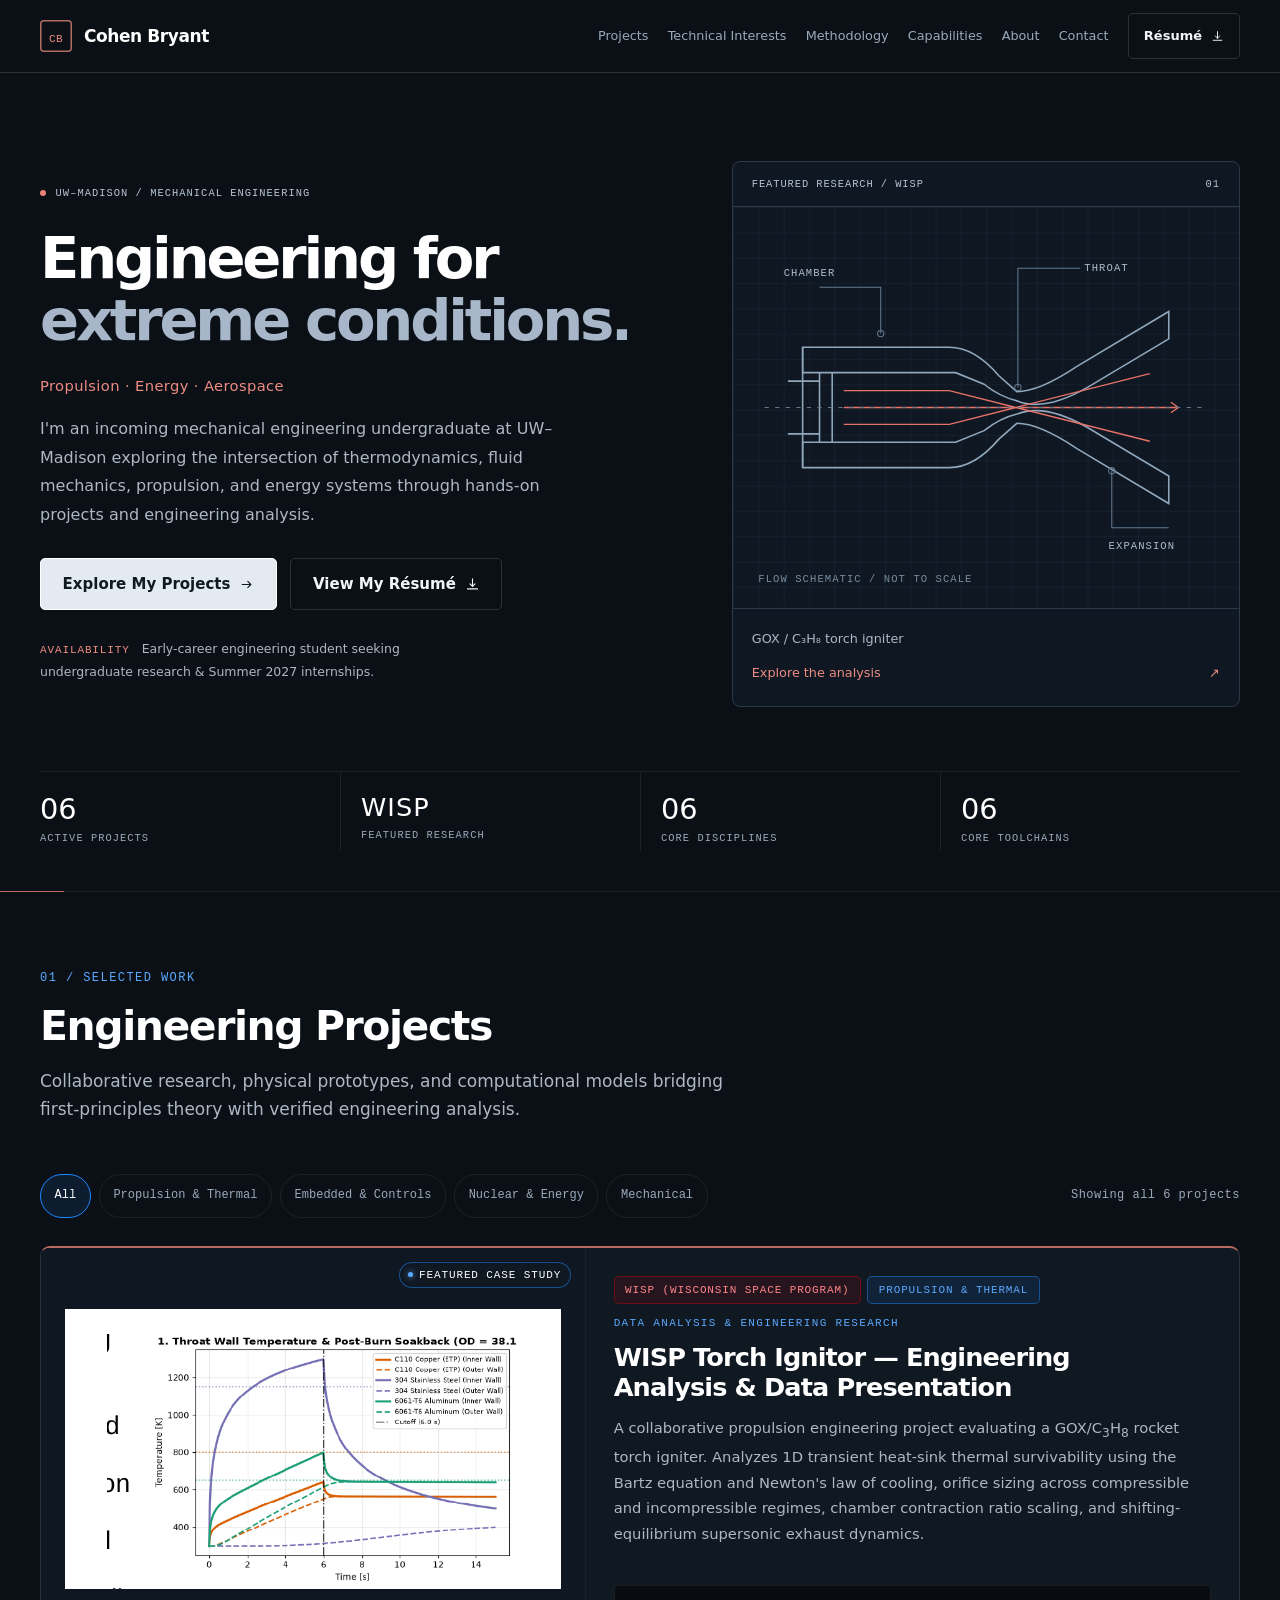
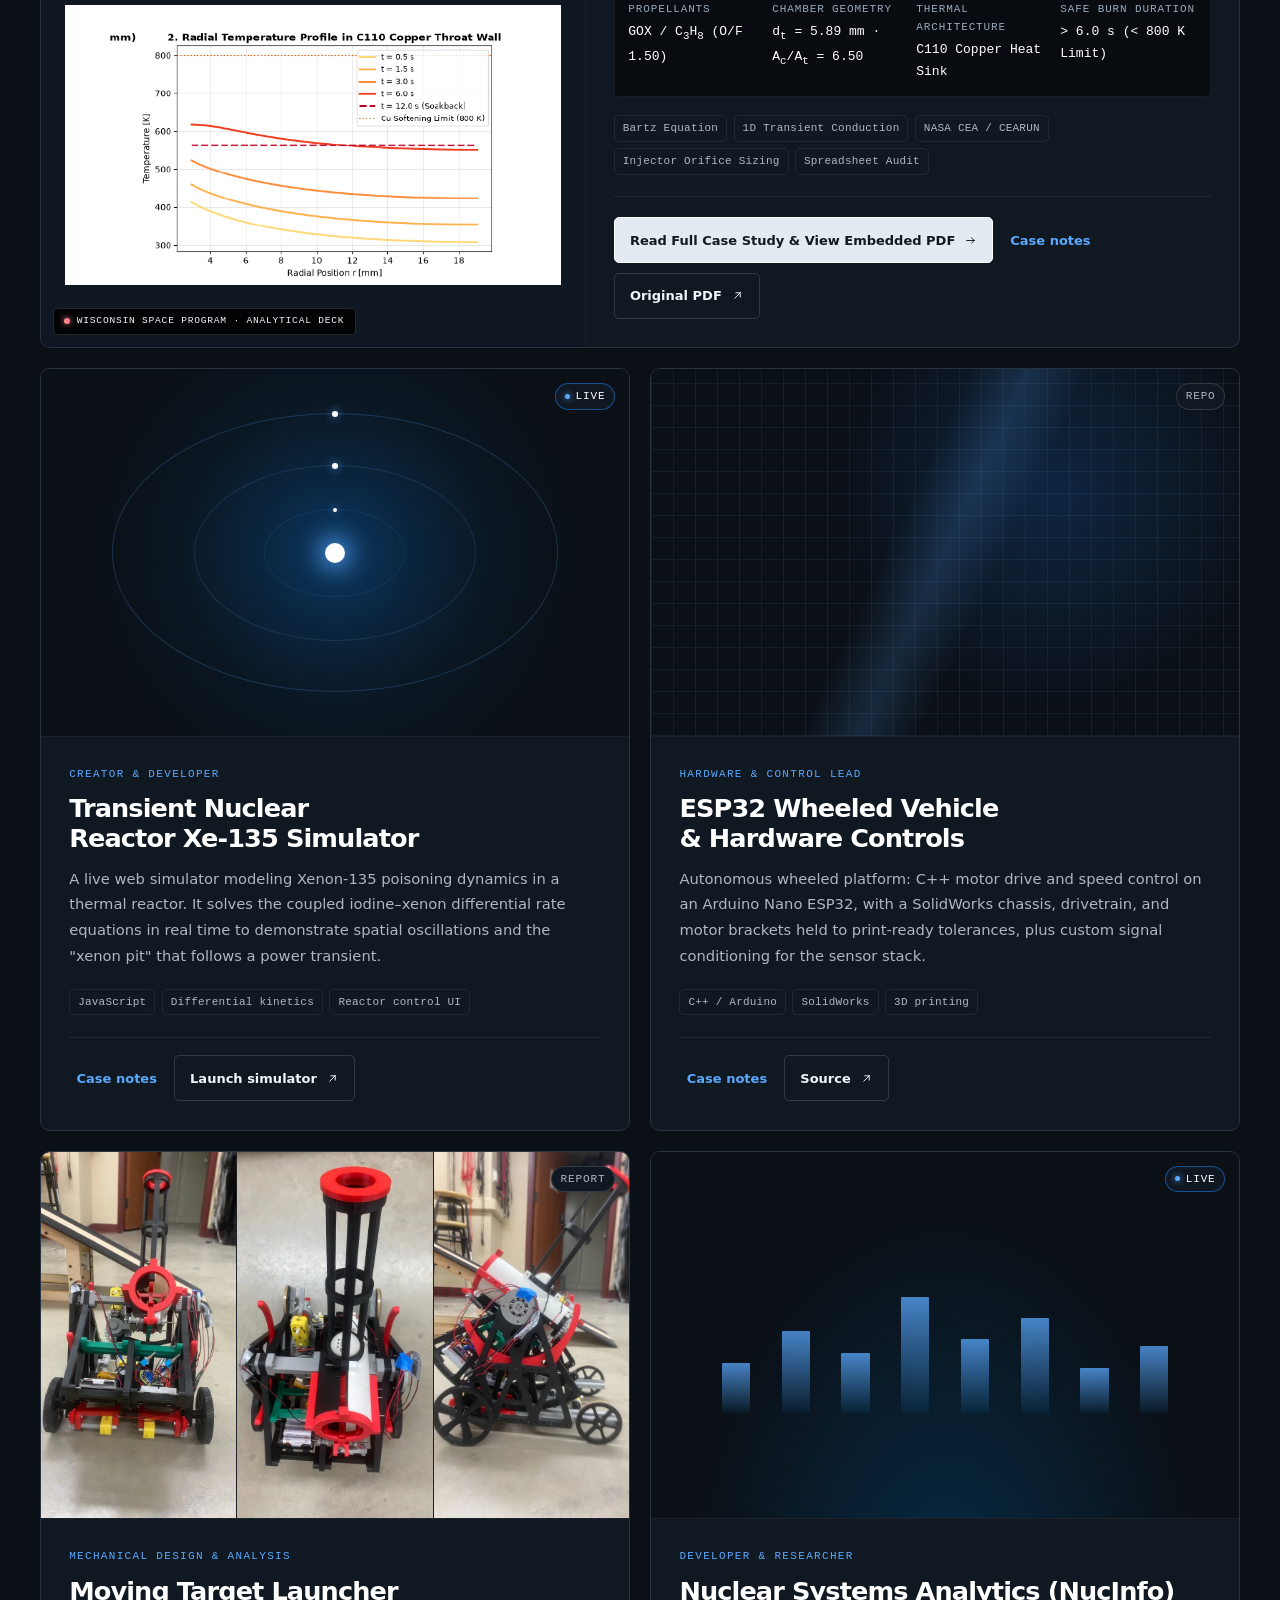
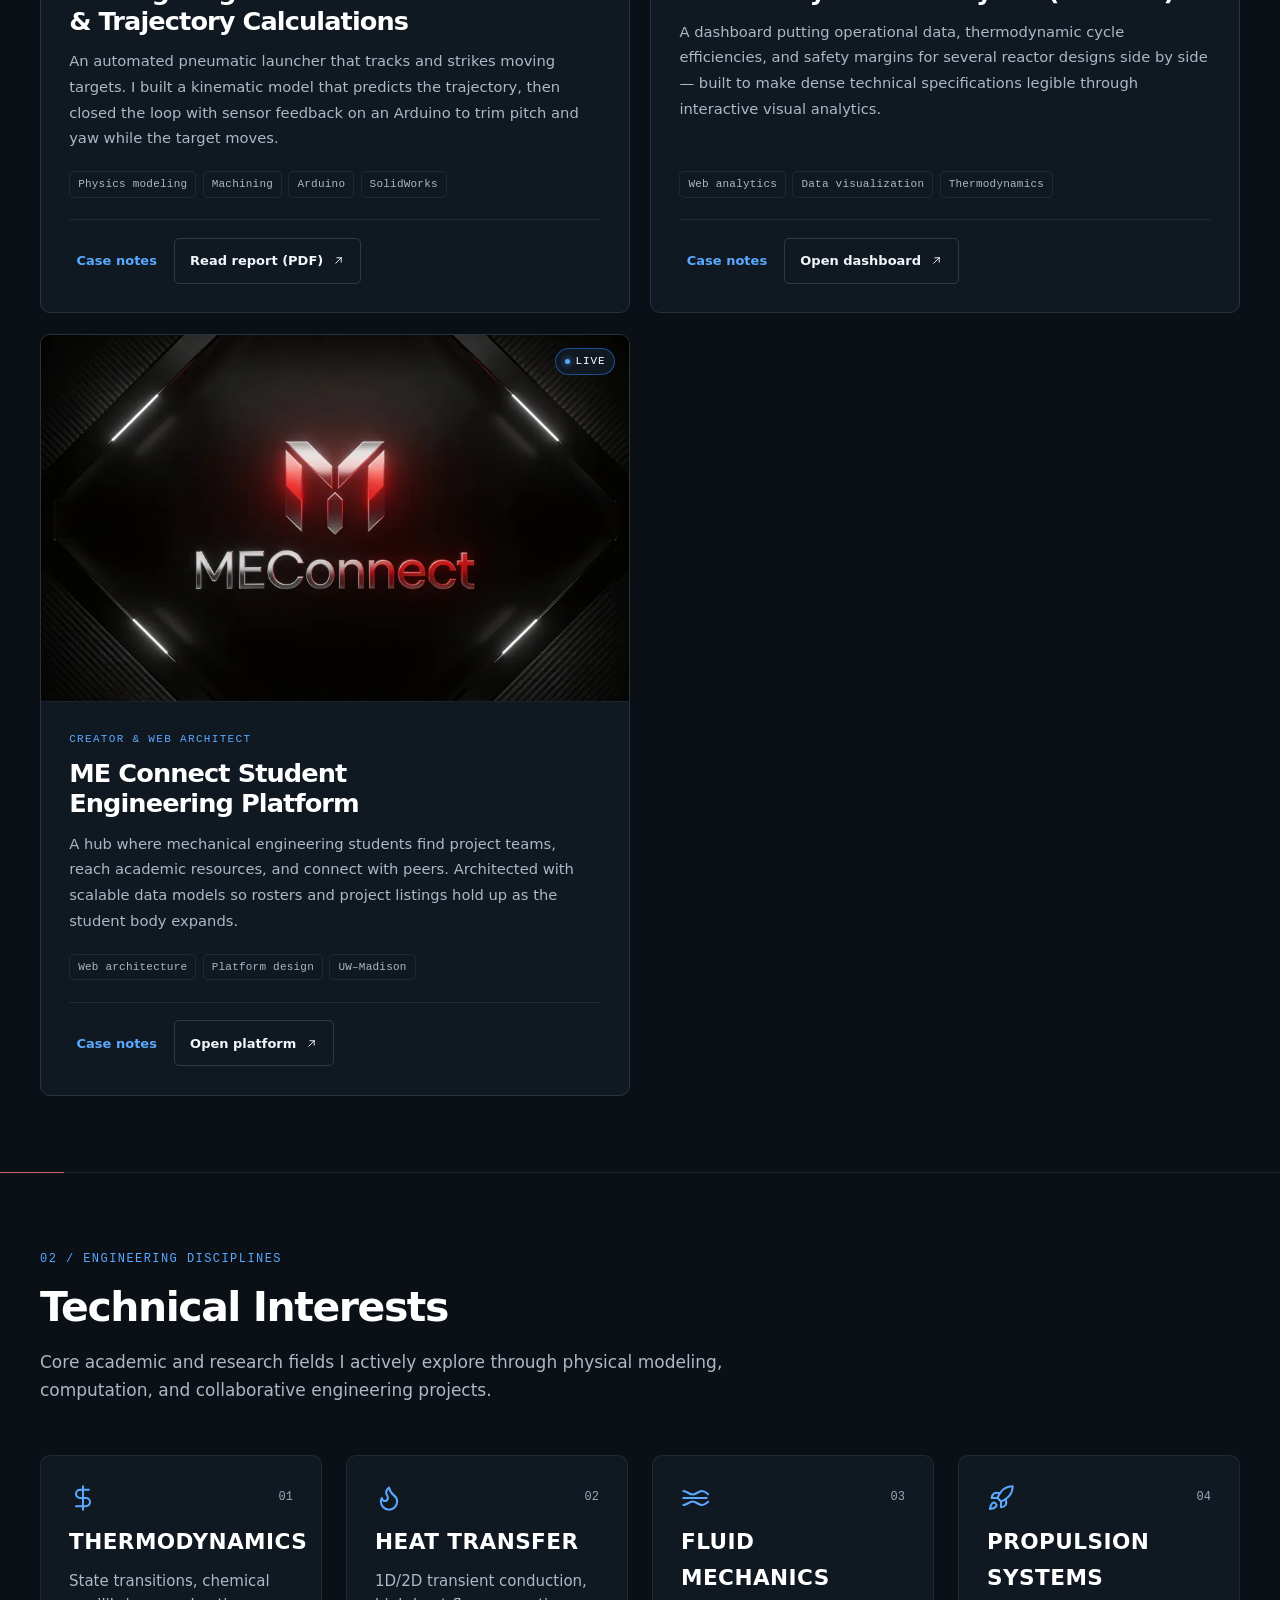
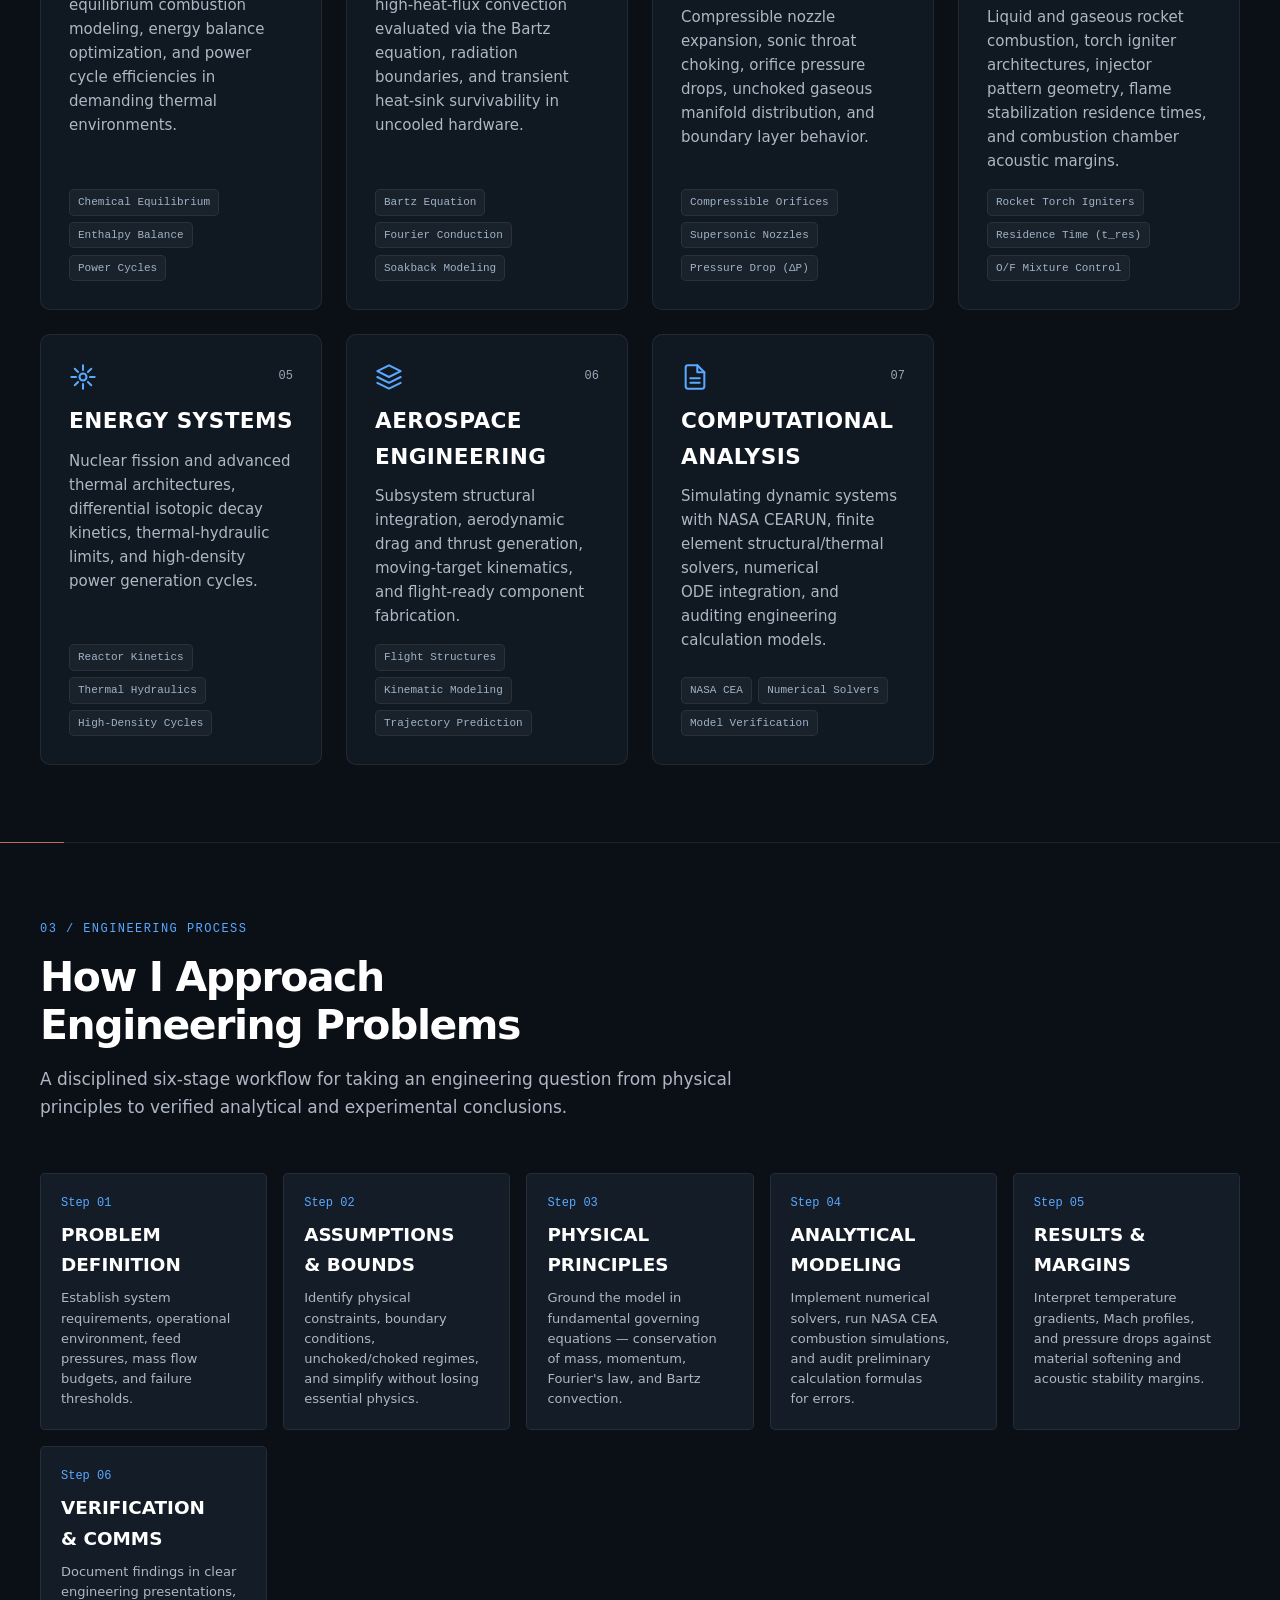
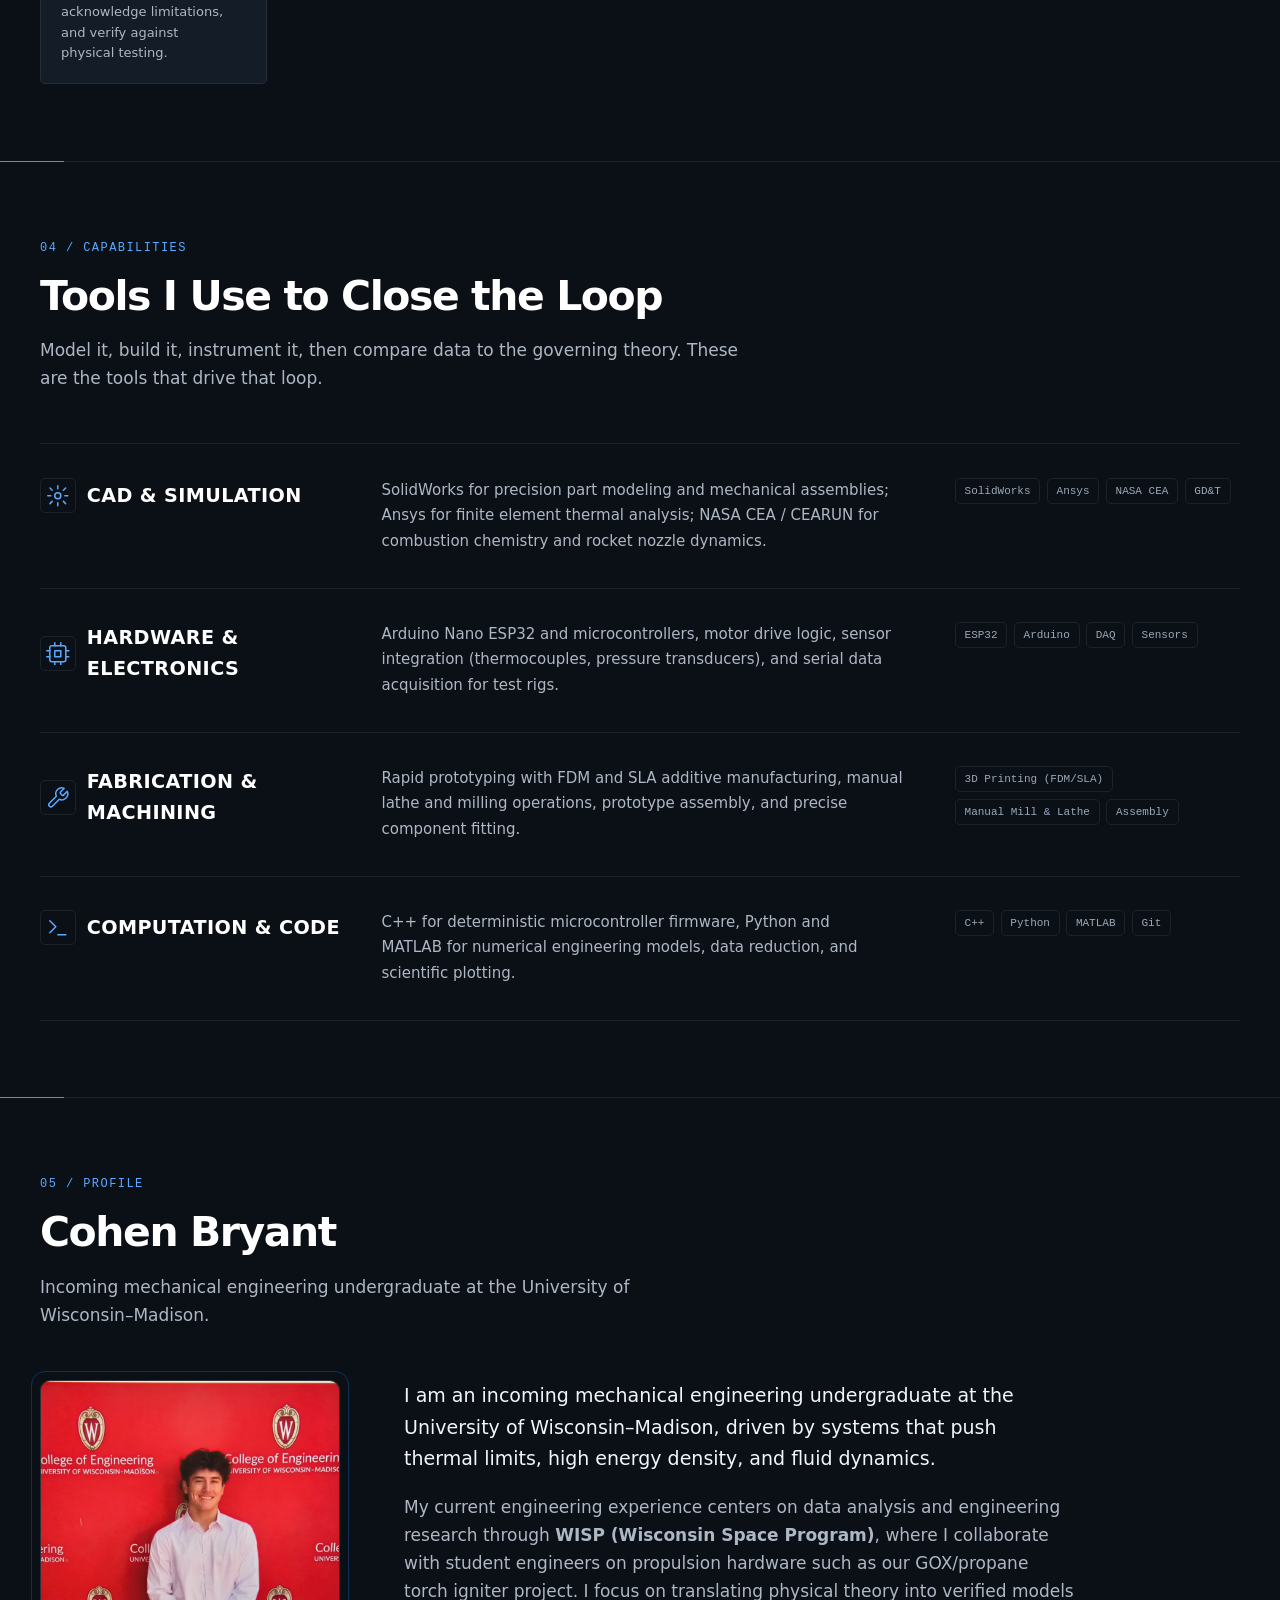
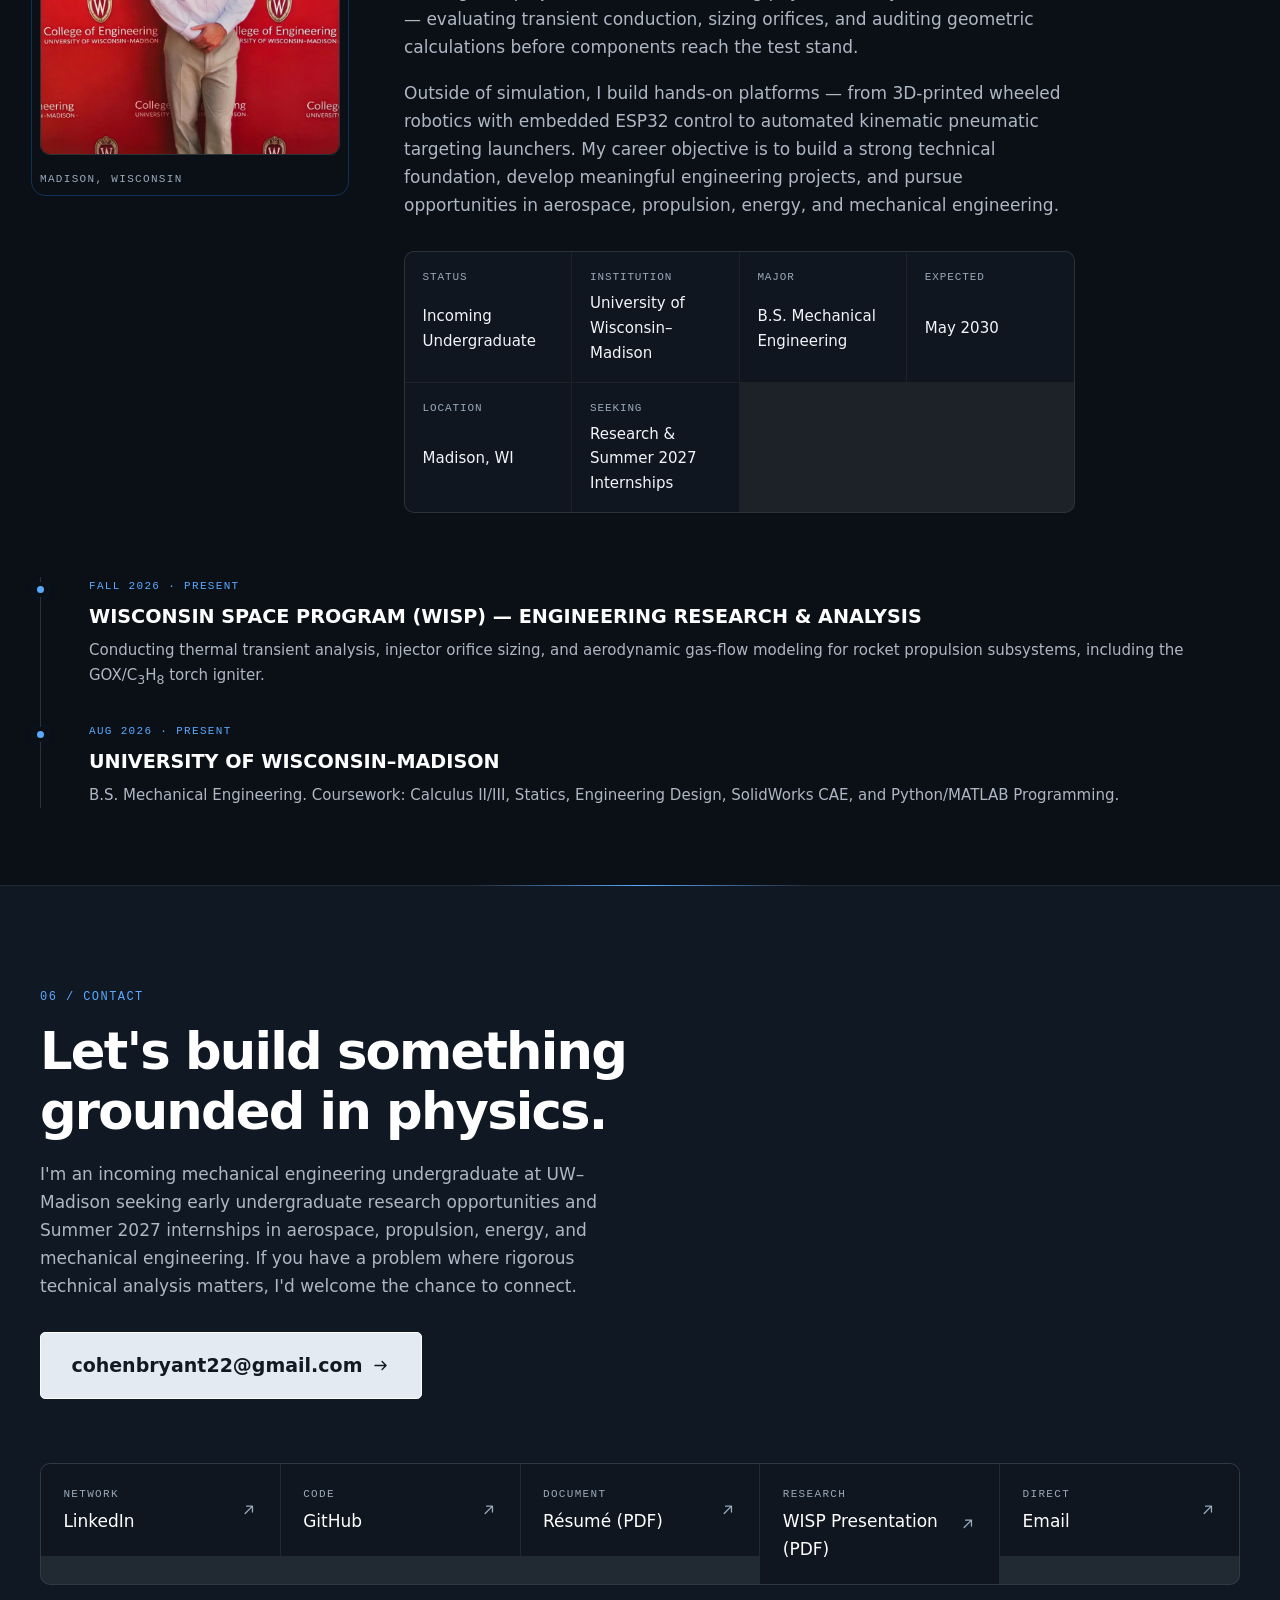
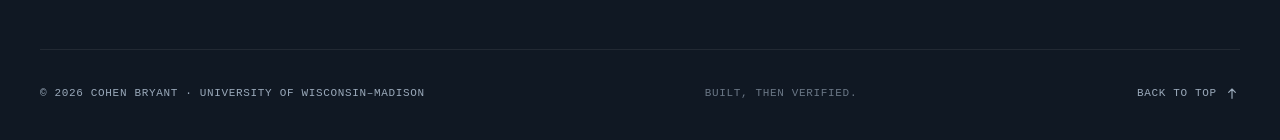
<file: index.html>
<!DOCTYPE html>
<html lang="en" dir="ltr">
<head>
<meta charset="UTF-8">
<meta name="viewport" content="width=device-width, initial-scale=1">

<title>Cohen Bryant — Mechanical Engineering | Propulsion, Energy &amp; Aerospace</title>
<meta name="description" content="Cohen Bryant is an incoming mechanical engineering undergraduate at UW–Madison exploring thermodynamics, fluid mechanics, propulsion, and energy systems through hands-on projects, engineering research with WISP, and computational analysis.">
<meta name="author" content="Cohen Bryant">
<meta name="theme-color" content="#0b1017">
<meta name="color-scheme" content="dark">

<!--
  ┌───────────────────────────────────────────────────────────────────┐
  │  SITE URL — change this in one pass if the domain changes.        │
  │  Appears in: canonical, og:url, og:image, twitter:image,          │
  │  JSON-LD (@id + url), and sitemap.xml.                            │
  │  Current value: https://portfolio-six-ecru-11.vercel.app          │
  └───────────────────────────────────────────────────────────────────┘
-->
<link rel="canonical" href="https://portfolio-six-ecru-11.vercel.app/">

<meta property="og:type" content="website">
<meta property="og:site_name" content="Cohen Bryant">
<meta property="og:title" content="Cohen Bryant — Mechanical Engineering | Propulsion, Energy &amp; Aerospace">
<meta property="og:description" content="Incoming Mechanical Engineering undergraduate at UW–Madison. Propulsion, energy systems, thermal modeling, and hands-on engineering analysis.">
<meta property="og:url" content="https://portfolio-six-ecru-11.vercel.app/">
<meta property="og:image" content="https://portfolio-six-ecru-11.vercel.app/assets/og-cover.png">
<meta property="og:image:width" content="1200">
<meta property="og:image:height" content="630">
<meta property="og:image:alt" content="Cohen Bryant — Mechanical Engineering, University of Wisconsin–Madison">
<meta property="og:locale" content="en_US">

<meta name="twitter:card" content="summary_large_image">
<meta name="twitter:title" content="Cohen Bryant — Mechanical Engineering | Propulsion, Energy &amp; Aerospace">
<meta name="twitter:description" content="Incoming Mechanical Engineering undergraduate at UW–Madison. Propulsion, energy systems, thermal modeling, and hands-on engineering analysis.">
<meta name="twitter:image" content="https://portfolio-six-ecru-11.vercel.app/assets/og-cover.png">

<link rel="icon" href="assets/favicon.svg" type="image/svg+xml">
<link rel="apple-touch-icon" href="assets/apple-touch-icon.png">
<link rel="manifest" href="site.webmanifest">

<link rel="stylesheet" href="styles.css">

<script>document.documentElement.classList.add('js');</script>

<script type="application/ld+json">
{
  "@context": "https://schema.org",
  "@graph": [
    {
      "@type": "Person",
      "@id": "https://portfolio-six-ecru-11.vercel.app/#cohen",
      "name": "Cohen Bryant",
      "url": "https://portfolio-six-ecru-11.vercel.app/",
      "image": "https://portfolio-six-ecru-11.vercel.app/assets/cohen-headshot.jpg",
      "email": "cohenbryant22@gmail.com",
      "jobTitle": "Mechanical Engineering Undergraduate",
      "description": "Incoming mechanical engineering undergraduate at UW–Madison exploring thermodynamics, fluid mechanics, propulsion systems, and energy architectures through practical projects and collaborative research.",
      "knowsAbout": [
        "Mechanical Engineering",
        "Propulsion Systems",
        "Rocket Torch Igniters",
        "Thermodynamics",
        "Heat Transfer",
        "Fluid Mechanics",
        "Bartz Equation",
        "NASA CEA",
        "Nuclear Reactor Kinetics",
        "SolidWorks",
        "Ansys",
        "C++",
        "Python",
        "MATLAB"
      ],
      "alumniOf": {
        "@type": "CollegeOrUniversity",
        "name": "University of Wisconsin–Madison"
      },
      "sameAs": [
        "https://github.com/CBryant244",
        "https://www.linkedin.com/in/cohen-bryant-2511852a1/"
      ]
    },
    {
      "@type": "WebSite",
      "@id": "https://portfolio-six-ecru-11.vercel.app/#website",
      "url": "https://portfolio-six-ecru-11.vercel.app/",
      "name": "Cohen Bryant — Engineering Portfolio",
      "inLanguage": "en-US",
      "author": { "@id": "https://portfolio-six-ecru-11.vercel.app/#cohen" }
    },
    {
      "@type": "ItemList",
      "name": "Selected engineering projects",
      "itemListElement": [
        {
          "@type": "ListItem",
          "position": 1,
          "name": "WISP Torch Ignitor — Engineering Analysis & Data Presentation",
          "url": "https://portfolio-six-ecru-11.vercel.app/projects/wisp-torch-ignitor"
        },
        {
          "@type": "ListItem",
          "position": 2,
          "name": "Transient Nuclear Reactor Xe-135 Simulator",
          "url": "https://xenon-project-six.vercel.app"
        },
        {
          "@type": "ListItem",
          "position": 3,
          "name": "ESP32 Wheeled Vehicle & Hardware Controls",
          "url": "https://github.com/CBryant244/TrackedVehicle"
        },
        {
          "@type": "ListItem",
          "position": 4,
          "name": "Moving Target Launcher & Trajectory Calculator"
        },
        {
          "@type": "ListItem",
          "position": 5,
          "name": "Nuclear Systems Analytics (NucInfo)",
          "url": "https://nucinfo.vercel.app"
        },
        {
          "@type": "ListItem",
          "position": 6,
          "name": "ME Connect Student Engineering Platform",
          "url": "https://me-connect.vercel.app"
        }
      ]
    }
  ]
}
</script>
</head>

<body id="top">

<a class="skip-link" href="#main">Skip to main content</a>



<header class="nav" data-nav>
    <div class="shell nav-inner">
        <a class="brand" href="#top" aria-label="Cohen Bryant — back to top">
            <span class="brand-mark" aria-hidden="true">
                <svg viewBox="0 0 32 32" focusable="false"><rect x="0.75" y="0.75" width="30.5" height="30.5" rx="3.25"/><text x="16" y="21.5" text-anchor="middle">CB</text></svg>
            </span>
            <span class="brand-name">Cohen Bryant</span>
        </a>

        <button class="nav-toggle" type="button" data-nav-toggle aria-expanded="false" aria-controls="primary-nav">
            <span class="nav-toggle-bars" aria-hidden="true"><span></span><span></span></span>
            <span class="sr-only">Open navigation</span>
        </button>

        <nav id="primary-nav" class="nav-panel" aria-label="Primary">
            <ul class="nav-list">
                <li><a href="#work"><span class="nav-idx" aria-hidden="true">01</span>Projects</a></li>
                <li><a href="#interests"><span class="nav-idx" aria-hidden="true">02</span>Technical Interests</a></li>
                <li><a href="#methodology"><span class="nav-idx" aria-hidden="true">03</span>Methodology</a></li>
                <li><a href="#capabilities"><span class="nav-idx" aria-hidden="true">04</span>Capabilities</a></li>
                <li><a href="#about"><span class="nav-idx" aria-hidden="true">05</span>About</a></li>
                <li><a href="#contact"><span class="nav-idx" aria-hidden="true">06</span>Contact</a></li>
                <li class="nav-cta">
                    <a class="btn btn-outline btn-sm" href="assets/Cohen_Bryant_Engineering_Resume_Optimized.pdf" target="_blank" rel="noopener">
                        Résumé
                        <svg class="icon" viewBox="0 0 24 24" aria-hidden="true"><path d="M12 3v12m0 0 4-4m-4 4-4-4M4 19h16"/></svg>
                    </a>
                </li>
            </ul>
        </nav>
    </div>
</header>

<main id="main">

    <!-- ═══ HERO ═══════════════════════════════════════════════════ -->
    <section class="hero">


        <div class="shell hero-inner">
            <div class="hero-copy">
            <p class="eyebrow hero-eyebrow" data-anim>
                <span class="beacon" aria-hidden="true"></span>
                UW–Madison / Mechanical Engineering
            </p>

            <h1 class="hero-title" data-anim>Engineering for<br><span>extreme conditions.</span></h1>

            <p class="hero-disciplines">Propulsion · Energy · Aerospace</p>
            <p class="hero-lede" data-anim>
                I'm an incoming mechanical engineering undergraduate at UW–Madison exploring the intersection of thermodynamics, fluid mechanics, propulsion, and energy systems through hands-on projects and engineering analysis.
            </p>

            <div class="hero-actions" data-anim>
                <a class="btn btn-solid" href="#work">
                    Explore My Projects
                    <svg class="icon" viewBox="0 0 24 24" aria-hidden="true"><path d="M5 12h14m0 0-5-5m5 5-5 5"/></svg>
                </a>
                <a class="btn btn-outline" href="assets/Cohen_Bryant_Engineering_Resume_Optimized.pdf" target="_blank" rel="noopener">
                    View My Résumé
                    <svg class="icon" viewBox="0 0 24 24" aria-hidden="true"><path d="M12 3v12m0 0 4-4m-4 4-4-4M4 19h16"/></svg>
                </a>
            </div>

            <p class="hero-availability" data-anim>
                <span class="availability-key">Availability</span>
                Early-career engineering student seeking undergraduate research &amp; Summer 2027 internships.
            </p>

            </div>
            <figure class="hero-drawing">
                <div class="drawing-heading"><span>Featured research / WISP</span><span>01</span></div>
                <svg viewBox="0 0 480 380" role="img" aria-labelledby="flow-title flow-desc">
                    <title id="flow-title">Conceptual torch igniter flow schematic</title>
                    <desc id="flow-desc">A schematic chamber contracts at the throat and expands through a nozzle. Illustrative only, not a dimensioned project drawing.</desc>
                    <defs><pattern id="drawing-grid" width="24" height="24" patternUnits="userSpaceOnUse"><path d="M24 0H0V24" fill="none" stroke="#243242" stroke-width=".6"/></pattern></defs>
                    <rect width="480" height="380" fill="url(#drawing-grid)"/>
                    <g fill="none" stroke="#91a7bc" stroke-width="1.5">
                        <path d="M66 133H205Q229 133 252 160L269 175Q290 175 326 151L413 99V125L336 171Q296 194 270 184Q253 180 238 168L211 157H66Z"/>
                        <path d="M66 247H205Q229 247 252 220L269 205Q290 205 326 229L413 281V255L336 209Q296 186 270 196Q253 200 238 212L211 223H66Z"/>
                        <path d="M66 133V247M82 157V223M94 157V223M52 165H82M52 215H82"/>
                    </g>
                    <g fill="none" stroke="#e87168" stroke-width="1.3"><path d="M105 174H205L268 190L395 158M105 206H205L268 190L395 222M105 190H422"/><path d="m415 185 7 5-7 5"/></g>
                    <path d="M30 190H450" fill="none" stroke="#64788e" stroke-dasharray="4 6"/>
                    <g fill="none" stroke="#64788e"><path d="M140 120V76H82M270 171V58H329M359 250V304H413"/><circle cx="140" cy="120" r="3"/><circle cx="270" cy="171" r="3"/><circle cx="359" cy="250" r="3"/></g>
                    <g fill="#acbccc" font-family="monospace" font-size="10" letter-spacing="1"><text x="48" y="65">CHAMBER</text><text x="333" y="61">THROAT</text><text x="356" y="324">EXPANSION</text><text x="24" y="355" fill="#788b9e">FLOW SCHEMATIC / NOT TO SCALE</text></g>
                </svg>
                <figcaption><span>GOX / C₃H₈ torch igniter</span><a href="projects/wisp-torch-ignitor.html">Explore the analysis <span aria-hidden="true">↗</span></a></figcaption>
            </figure>
            <dl class="hero-stats" data-anim>
                <div class="stat">
                    <dt class="stat-label">Active projects</dt>
                    <dd class="stat-value"><span data-count="6" data-pad="2">06</span></dd>
                </div>
                <div class="stat">
                    <dt class="stat-label">Featured Research</dt>
                    <dd class="stat-value" style="font-size: clamp(1.4rem, 2vw, 2.1rem); letter-spacing:0.04em;">WISP</dd>
                </div>
                <div class="stat">
                    <dt class="stat-label">Core disciplines</dt>
                    <dd class="stat-value"><span data-count="6" data-pad="2">06</span></dd>
                </div>
                <div class="stat">
                    <dt class="stat-label">Core toolchains</dt>
                    <dd class="stat-value"><span data-count="6" data-pad="2">06</span></dd>
                </div>
            </dl>
        </div>
    </section>

    <!-- ═══ 01 SELECTED WORK (FEATURED & ADDITIONAL) ════════════════ -->
    <section id="work" class="band">
        <div class="shell">
            <header class="band-head" data-anim>
                <p class="eyebrow">01 / Selected Work</p>
                <h2 class="band-title">Engineering Projects</h2>
                <p class="band-sub">Collaborative research, physical prototypes, and computational models bridging first-principles theory with verified engineering analysis.</p>
            </header>

            <div class="filters" data-anim>
                <div class="filter-row" role="group" aria-label="Filter projects by discipline">
                    <button class="chip-btn is-active" type="button" data-filter="all" aria-pressed="true">All</button>
                    <button class="chip-btn" type="button" data-filter="propulsion" aria-pressed="false">Propulsion &amp; Thermal</button>
                    <button class="chip-btn" type="button" data-filter="embedded" aria-pressed="false">Embedded &amp; Controls</button>
                    <button class="chip-btn" type="button" data-filter="nuclear" aria-pressed="false">Nuclear &amp; Energy</button>
                    <button class="chip-btn" type="button" data-filter="mechanical" aria-pressed="false">Mechanical</button>
                </div>
                <p class="filter-status" data-filter-status role="status">Showing all 6 projects</p>
            </div>

            <div class="work-grid" data-work-grid>

                <!-- ── FEATURED PROJECT: WISP TORCH IGNITOR ── -->
                <article class="card is-featured" data-anim data-tags="propulsion thermal mechanical">
                    <div class="card-visual">
                        <div class="viz-wisp">
                            <div class="viz-wisp-media">
                                <img src="assets/figures/wisp-p1-g1-throat-temp.png" loading="lazy" decoding="async" alt="WISP Torch Ignitor throat wall temperature and soakback analysis curves" width="660" height="450">
                                <img src="assets/figures/wisp-p1-g2-radial-profile.png" loading="lazy" decoding="async" alt="WISP Torch Ignitor radial temperature profile across C110 copper throat wall" width="660" height="450">
                            </div>
                            <span class="viz-wisp-tag">
                                <span class="beacon" aria-hidden="true" style="background:#ff858a; box-shadow:0 0 6px #ff858a;"></span>
                                Wisconsin Space Program · Analytical Deck
                            </span>
                        </div>
                        <span class="card-status is-live">Featured Case Study</span>
                    </div>
                    <div class="card-body">
                        <div style="display:flex; flex-wrap:wrap; gap:0.4rem; margin-bottom:0.6rem;">
                            <span class="badge-tag">WISP (Wisconsin Space Program)</span>
                            <span class="badge-tag is-blue">Propulsion &amp; Thermal</span>
                        </div>
                        <p class="card-role">Data Analysis &amp; Engineering Research</p>
                        <h3 class="card-title">WISP Torch Ignitor — Engineering Analysis &amp; Data Presentation</h3>
                        <p class="card-desc">
                            A collaborative propulsion engineering project evaluating a GOX/C<sub>3</sub>H<sub>8</sub> rocket torch igniter. Analyzes 1D transient heat-sink thermal survivability using the Bartz equation and Newton's law of cooling, orifice sizing across compressible and incompressible regimes, chamber contraction ratio scaling, and shifting-equilibrium supersonic exhaust dynamics.
                        </p>

                        <div class="param-grid">
                            <div class="param-item">
                                <span class="param-label">Propellants</span>
                                <span class="param-val">GOX / C<sub>3</sub>H<sub>8</sub> (O/F 1.50)</span>
                            </div>
                            <div class="param-item">
                                <span class="param-label">Chamber Geometry</span>
                                <span class="param-val">d<sub>t</sub> = 5.89 mm · A<sub>c</sub>/A<sub>t</sub> = 6.50</span>
                            </div>
                            <div class="param-item">
                                <span class="param-label">Thermal Architecture</span>
                                <span class="param-val">C110 Copper Heat Sink</span>
                            </div>
                            <div class="param-item">
                                <span class="param-label">Safe Burn Duration</span>
                                <span class="param-val">&gt; 6.0 s (&lt; 800 K Limit)</span>
                            </div>
                        </div>

                        <ul class="tag-row">
                            <li>Bartz Equation</li>
                            <li>1D Transient Conduction</li>
                            <li>NASA CEA / CEARUN</li>
                            <li>Injector Orifice Sizing</li>
                            <li>Spreadsheet Audit</li>
                        </ul>

                        <div class="card-actions" style="margin-top:auto; padding-top:1.25rem;">
                            <a class="btn btn-solid btn-sm" href="projects/wisp-torch-ignitor.html">
                                Read Full Case Study &amp; View Embedded PDF
                                <svg class="icon" viewBox="0 0 24 24" aria-hidden="true"><path d="M5 12h14m0 0-5-5m5 5-5 5"/></svg>
                            </a>
                            <button class="btn btn-ghost btn-sm" type="button" data-open="case-wisp">Case notes</button>
                            <a class="btn btn-outline btn-sm" href="assets/documents/wisp-torch-ignitor-analysis.pdf" target="_blank" rel="noopener">
                                Original PDF
                                <svg class="icon" viewBox="0 0 24 24" aria-hidden="true"><path d="M7 17 17 7m0 0H9m8 0v8"/></svg>
                            </a>
                        </div>
                    </div>
                </article>

                <!-- ── PROJECT 2: Xe-135 SIMULATOR ── -->
                <article class="card" data-anim data-tags="nuclear software thermal">
                    <div class="card-visual">
                        <div class="viz-reactor" aria-hidden="true">
                            <span class="viz-core"></span>
                            <span class="viz-ring viz-ring-1"></span>
                            <span class="viz-ring viz-ring-2"></span>
                            <span class="viz-ring viz-ring-3"></span>
                        </div>
                        <span class="card-status is-live">Live</span>
                    </div>
                    <div class="card-body">
                        <p class="card-role">Creator &amp; Developer</p>
                        <h3 class="card-title">Transient Nuclear Reactor Xe-135 Simulator</h3>
                        <p class="card-desc">A live web simulator modeling Xenon-135 poisoning dynamics in a thermal reactor. It solves the coupled iodine–xenon differential rate equations in real time to demonstrate spatial oscillations and the "xenon pit" that follows a power transient.</p>
                        <ul class="tag-row">
                            <li>JavaScript</li>
                            <li>Differential kinetics</li>
                            <li>Reactor control UI</li>
                        </ul>
                        <div class="card-actions">
                            <button class="btn btn-ghost btn-sm" type="button" data-open="case-xe135">Case notes</button>
                            <a class="btn btn-outline btn-sm" href="https://xenon-project-six.vercel.app" target="_blank" rel="noopener">
                                Launch simulator
                                <svg class="icon" viewBox="0 0 24 24" aria-hidden="true"><path d="M7 17 17 7m0 0H9m8 0v8"/></svg>
                            </a>
                        </div>
                    </div>
                </article>

                <!-- ── PROJECT 3: ESP32 VEHICLE ── -->
                <article class="card" data-anim data-tags="embedded mechanical">
                    <div class="card-visual">
                        <div class="viz-trace" aria-hidden="true"></div>
                        <span class="card-status">Repo</span>
                    </div>
                    <div class="card-body">
                        <p class="card-role">Hardware &amp; Control Lead</p>
                        <h3 class="card-title">ESP32 Wheeled Vehicle &amp; Hardware Controls</h3>
                        <p class="card-desc">Autonomous wheeled platform: C++ motor drive and speed control on an Arduino Nano ESP32, with a SolidWorks chassis, drivetrain, and motor brackets held to print-ready tolerances, plus custom signal conditioning for the sensor stack.</p>
                        <ul class="tag-row">
                            <li>C++ / Arduino</li>
                            <li>SolidWorks</li>
                            <li>3D printing</li>
                        </ul>
                        <div class="card-actions">
                            <button class="btn btn-ghost btn-sm" type="button" data-open="case-esp32">Case notes</button>
                            <a class="btn btn-outline btn-sm" href="https://github.com/CBryant244/TrackedVehicle" target="_blank" rel="noopener">
                                Source
                                <svg class="icon" viewBox="0 0 24 24" aria-hidden="true"><path d="M7 17 17 7m0 0H9m8 0v8"/></svg>
                            </a>
                        </div>
                    </div>
                </article>

                <!-- ── PROJECT 4: MOVING TARGET LAUNCHER ── -->
                <article class="card" data-anim data-tags="mechanical embedded">
                    <div class="card-visual">
                        <div class="viz-gallery">
                            <img src="assets/launcher-front-480.webp" srcset="assets/launcher-front-480.webp 480w, assets/launcher-front-768.webp 768w" sizes="(max-width: 900px) 90vw, 560px" loading="lazy" decoding="async" alt="Launcher front view showing the wheeled chassis and ball feed tube" width="480" height="640">
                            <img src="assets/launcher-top-480.webp" srcset="assets/launcher-top-480.webp 480w, assets/launcher-top-768.webp 768w" sizes="(max-width: 900px) 90vw, 560px" loading="lazy" decoding="async" alt="Launcher top view showing the barrel and feed mechanism" width="480" height="640">
                            <img src="assets/launcher-side-480.webp" srcset="assets/launcher-side-480.webp 480w, assets/launcher-side-768.webp 768w" sizes="(max-width: 900px) 90vw, 560px" loading="lazy" decoding="async" alt="Launcher side view showing the structural framework" width="480" height="640">
                        </div>
                        <span class="card-status">Report</span>
                    </div>
                    <div class="card-body">
                        <p class="card-role">Mechanical Design &amp; Analysis</p>
                        <h3 class="card-title">Moving Target Launcher &amp; Trajectory Calculations</h3>
                        <p class="card-desc">An automated pneumatic launcher that tracks and strikes moving targets. I built a kinematic model that predicts the trajectory, then closed the loop with sensor feedback on an Arduino to trim pitch and yaw while the target moves.</p>
                        <ul class="tag-row">
                            <li>Physics modeling</li>
                            <li>Machining</li>
                            <li>Arduino</li>
                            <li>SolidWorks</li>
                        </ul>
                        <div class="card-actions">
                            <button class="btn btn-ghost btn-sm" type="button" data-open="case-launcher">Case notes</button>
                            <a class="btn btn-outline btn-sm" href="assets/Ball launcher Portfolio.pdf" target="_blank" rel="noopener">
                                Read report (PDF)
                                <svg class="icon" viewBox="0 0 24 24" aria-hidden="true"><path d="M7 17 17 7m0 0H9m8 0v8"/></svg>
                            </a>
                        </div>
                    </div>
                </article>

                <!-- ── PROJECT 5: NUCINFO ANALYTICS ── -->
                <article class="card" data-anim data-tags="nuclear software">
                    <div class="card-visual">
                        <div class="viz-bars" aria-hidden="true">
                            <span></span><span></span><span></span><span></span>
                            <span></span><span></span><span></span><span></span>
                        </div>
                        <span class="card-status is-live">Live</span>
                    </div>
                    <div class="card-body">
                        <p class="card-role">Developer &amp; Researcher</p>
                        <h3 class="card-title">Nuclear Systems Analytics (NucInfo)</h3>
                        <p class="card-desc">A dashboard putting operational data, thermodynamic cycle efficiencies, and safety margins for several reactor designs side by side — built to make dense technical specifications legible through interactive visual analytics.</p>
                        <ul class="tag-row">
                            <li>Web analytics</li>
                            <li>Data visualization</li>
                            <li>Thermodynamics</li>
                        </ul>
                        <div class="card-actions">
                            <button class="btn btn-ghost btn-sm" type="button" data-open="case-nucinfo">Case notes</button>
                            <a class="btn btn-outline btn-sm" href="https://nucinfo.vercel.app" target="_blank" rel="noopener">
                                Open dashboard
                                <svg class="icon" viewBox="0 0 24 24" aria-hidden="true"><path d="M7 17 17 7m0 0H9m8 0v8"/></svg>
                            </a>
                        </div>
                    </div>
                </article>

                <!-- ── PROJECT 6: ME CONNECT ── -->
                <article class="card" data-anim data-tags="software mechanical">
                    <div class="card-visual">
                        <img class="viz-photo" src="assets/me-connect-480.webp" srcset="assets/me-connect-480.webp 480w, assets/me-connect-960.webp 960w" sizes="(max-width: 900px) 90vw, 560px" loading="lazy" decoding="async" alt="ME Connect platform brand mark" width="480" height="270">
                        <span class="card-status is-live">Live</span>
                    </div>
                    <div class="card-body">
                        <p class="card-role">Creator &amp; Web Architect</p>
                        <h3 class="card-title">ME Connect Student Engineering Platform</h3>
                        <p class="card-desc">A hub where mechanical engineering students find project teams, reach academic resources, and connect with peers. Architected with scalable data models so rosters and project listings hold up as the student body expands.</p>
                        <ul class="tag-row">
                            <li>Web architecture</li>
                            <li>Platform design</li>
                            <li>UW–Madison</li>
                        </ul>
                        <div class="card-actions">
                            <button class="btn btn-ghost btn-sm" type="button" data-open="case-meconnect">Case notes</button>
                            <a class="btn btn-outline btn-sm" href="https://me-connect.vercel.app" target="_blank" rel="noopener">
                                Open platform
                                <svg class="icon" viewBox="0 0 24 24" aria-hidden="true"><path d="M7 17 17 7m0 0H9m8 0v8"/></svg>
                            </a>
                        </div>
                    </div>
                </article>

            </div>

            <p class="work-empty" data-work-empty hidden>No projects match that filter yet.</p>
        </div>
    </section>

    <!-- ═══ 02 TECHNICAL INTERESTS ═════════════════════════════════ -->
    <section id="interests" class="band">
        <div class="shell">
            <header class="band-head" data-anim>
                <p class="eyebrow">02 / Engineering Disciplines</p>
                <h2 class="band-title">Technical Interests</h2>
                <p class="band-sub">Core academic and research fields I actively explore through physical modeling, computation, and collaborative engineering projects.</p>
            </header>

            <div class="interest-grid">
                <article class="interest-card" data-anim>
                    <div class="interest-head">
                        <svg class="interest-icon" viewBox="0 0 24 24" fill="none" stroke="currentColor" stroke-width="1.75" stroke-linecap="round" stroke-linejoin="round" aria-hidden="true">
                            <path d="M12 2v20M17 5H9.5a3.5 3.5 0 0 0 0 7h5a3.5 3.5 0 0 1 0 7H6"/>
                        </svg>
                        <span class="interest-idx">01</span>
                    </div>
                    <h3 class="interest-title">Thermodynamics</h3>
                    <p class="interest-desc">
                        State transitions, chemical equilibrium combustion modeling, energy balance optimization, and power cycle efficiencies in demanding thermal environments.
                    </p>
                    <ul class="interest-tags">
                        <li>Chemical Equilibrium</li>
                        <li>Enthalpy Balance</li>
                        <li>Power Cycles</li>
                    </ul>
                </article>

                <article class="interest-card" data-anim>
                    <div class="interest-head">
                        <svg class="interest-icon" viewBox="0 0 24 24" fill="none" stroke="currentColor" stroke-width="1.75" stroke-linecap="round" stroke-linejoin="round" aria-hidden="true">
                            <path d="M8.5 14.5A2.5 2.5 0 0 0 11 12c0-1.38-.5-2-1-3-1.072-2.143-.224-4.054 2-6 .5 2.5 2 4.9 4 6.5 2 1.6 3 3.5 3 5.5a7 7 0 1 1-14 0c0-1.153.433-2.294 1-3a2.5 2.5 0 0 0 2.5 2.5z"/>
                        </svg>
                        <span class="interest-idx">02</span>
                    </div>
                    <h3 class="interest-title">Heat Transfer</h3>
                    <p class="interest-desc">
                        1D/2D transient conduction, high-heat-flux convection evaluated via the Bartz equation, radiation boundaries, and transient heat-sink survivability in uncooled hardware.
                    </p>
                    <ul class="interest-tags">
                        <li>Bartz Equation</li>
                        <li>Fourier Conduction</li>
                        <li>Soakback Modeling</li>
                    </ul>
                </article>

                <article class="interest-card" data-anim>
                    <div class="interest-head">
                        <svg class="interest-icon" viewBox="0 0 24 24" fill="none" stroke="currentColor" stroke-width="1.75" stroke-linecap="round" stroke-linejoin="round" aria-hidden="true">
                            <path d="M2 12h20M2 6c3 0 5 3 8 3s5-3 8-3 5 3 6 3M2 18c3 0 5-3 8-3s5 3 8 3 5-3 6-3"/>
                        </svg>
                        <span class="interest-idx">03</span>
                    </div>
                    <h3 class="interest-title">Fluid Mechanics</h3>
                    <p class="interest-desc">
                        Compressible nozzle expansion, sonic throat choking, orifice pressure drops, unchoked gaseous manifold distribution, and boundary layer behavior.
                    </p>
                    <ul class="interest-tags">
                        <li>Compressible Orifices</li>
                        <li>Supersonic Nozzles</li>
                        <li>Pressure Drop (&Delta;P)</li>
                    </ul>
                </article>

                <article class="interest-card" data-anim>
                    <div class="interest-head">
                        <svg class="interest-icon" viewBox="0 0 24 24" fill="none" stroke="currentColor" stroke-width="1.75" stroke-linecap="round" stroke-linejoin="round" aria-hidden="true">
                            <path d="M4.5 16.5c-1.5 1.26-2 5-2 5s3.74-.5 5-2c.71-.84.7-2.13-.09-2.91a2.18 2.18 0 0 0-2.91-.09z"/>
                            <path d="m12 15-3-3a22 22 0 0 1 2-3.95A12.88 12.88 0 0 1 22 2c0 2.72-.78 7.5-6 11a22.35 22.35 0 0 1-4 2z"/>
                            <path d="M9 12H4s.55-3.03 2-4c1.62-1.08 5 0 5 0M12 15v5s3.03-.55 4-2c1.08-1.62 0-5 0-5"/>
                        </svg>
                        <span class="interest-idx">04</span>
                    </div>
                    <h3 class="interest-title">Propulsion Systems</h3>
                    <p class="interest-desc">
                        Liquid and gaseous rocket combustion, torch igniter architectures, injector pattern geometry, flame stabilization residence times, and combustion chamber acoustic margins.
                    </p>
                    <ul class="interest-tags">
                        <li>Rocket Torch Igniters</li>
                        <li>Residence Time (t_res)</li>
                        <li>O/F Mixture Control</li>
                    </ul>
                </article>

                <article class="interest-card" data-anim>
                    <div class="interest-head">
                        <svg class="interest-icon" viewBox="0 0 24 24" fill="none" stroke="currentColor" stroke-width="1.75" stroke-linecap="round" stroke-linejoin="round" aria-hidden="true">
                            <circle cx="12" cy="12" r="3"/>
                            <path d="M12 2v4m0 12v4M4.93 4.93l2.83 2.83m8.48 8.48 2.83 2.83M2 12h4m12 0h4M4.93 19.07l2.83-2.83m8.48-8.48 2.83-2.83"/>
                        </svg>
                        <span class="interest-idx">05</span>
                    </div>
                    <h3 class="interest-title">Energy Systems</h3>
                    <p class="interest-desc">
                        Nuclear fission and advanced thermal architectures, differential isotopic decay kinetics, thermal-hydraulic limits, and high-density power generation cycles.
                    </p>
                    <ul class="interest-tags">
                        <li>Reactor Kinetics</li>
                        <li>Thermal Hydraulics</li>
                        <li>High-Density Cycles</li>
                    </ul>
                </article>

                <article class="interest-card" data-anim>
                    <div class="interest-head">
                        <svg class="interest-icon" viewBox="0 0 24 24" fill="none" stroke="currentColor" stroke-width="1.75" stroke-linecap="round" stroke-linejoin="round" aria-hidden="true">
                            <polygon points="12 2 2 7 12 12 22 7 12 2"/>
                            <polyline points="2 17 12 22 22 17"/>
                            <polyline points="2 12 12 17 22 12"/>
                        </svg>
                        <span class="interest-idx">06</span>
                    </div>
                    <h3 class="interest-title">Aerospace Engineering</h3>
                    <p class="interest-desc">
                        Subsystem structural integration, aerodynamic drag and thrust generation, moving-target kinematics, and flight-ready component fabrication.
                    </p>
                    <ul class="interest-tags">
                        <li>Flight Structures</li>
                        <li>Kinematic Modeling</li>
                        <li>Trajectory Prediction</li>
                    </ul>
                </article>

                <article class="interest-card" data-anim>
                    <div class="interest-head">
                        <svg class="interest-icon" viewBox="0 0 24 24" fill="none" stroke="currentColor" stroke-width="1.75" stroke-linecap="round" stroke-linejoin="round" aria-hidden="true">
                            <path d="M14 2H6a2 2 0 0 0-2 2v16a2 2 0 0 0 2 2h12a2 2 0 0 0 2-2V8z"/>
                            <polyline points="14 2 14 8 20 8"/>
                            <line x1="16" y1="13" x2="8" y2="13"/>
                            <line x1="16" y1="17" x2="8" y2="17"/>
                        </svg>
                        <span class="interest-idx">07</span>
                    </div>
                    <h3 class="interest-title">Computational Analysis</h3>
                    <p class="interest-desc">
                        Simulating dynamic systems with NASA CEARUN, finite element structural/thermal solvers, numerical ODE integration, and auditing engineering calculation models.
                    </p>
                    <ul class="interest-tags">
                        <li>NASA CEA</li>
                        <li>Numerical Solvers</li>
                        <li>Model Verification</li>
                    </ul>
                </article>
            </div>
        </div>
    </section>

    <!-- ═══ 03 METHODOLOGY ═════════════════════════════════════════ -->
    <section id="methodology" class="band">
        <div class="shell">
            <header class="band-head" data-anim>
                <p class="eyebrow">03 / Engineering Process</p>
                <h2 class="band-title">How I Approach Engineering Problems</h2>
                <p class="band-sub">A disciplined six-stage workflow for taking an engineering question from physical principles to verified analytical and experimental conclusions.</p>
            </header>

            <div class="method-grid">
                <div class="method-card" data-anim>
                    <span class="method-idx">Step 01</span>
                    <h3 class="method-title">Problem Definition</h3>
                    <p class="method-desc">Establish system requirements, operational environment, feed pressures, mass flow budgets, and failure thresholds.</p>
                </div>

                <div class="method-card" data-anim>
                    <span class="method-idx">Step 02</span>
                    <h3 class="method-title">Assumptions &amp; Bounds</h3>
                    <p class="method-desc">Identify physical constraints, boundary conditions, unchoked/choked regimes, and simplify without losing essential physics.</p>
                </div>

                <div class="method-card" data-anim>
                    <span class="method-idx">Step 03</span>
                    <h3 class="method-title">Physical Principles</h3>
                    <p class="method-desc">Ground the model in fundamental governing equations — conservation of mass, momentum, Fourier's law, and Bartz convection.</p>
                </div>

                <div class="method-card" data-anim>
                    <span class="method-idx">Step 04</span>
                    <h3 class="method-title">Analytical Modeling</h3>
                    <p class="method-desc">Implement numerical solvers, run NASA CEA combustion simulations, and audit preliminary calculation formulas for errors.</p>
                </div>

                <div class="method-card" data-anim>
                    <span class="method-idx">Step 05</span>
                    <h3 class="method-title">Results &amp; Margins</h3>
                    <p class="method-desc">Interpret temperature gradients, Mach profiles, and pressure drops against material softening and acoustic stability margins.</p>
                </div>

                <div class="method-card" data-anim>
                    <span class="method-idx">Step 06</span>
                    <h3 class="method-title">Verification &amp; Comms</h3>
                    <p class="method-desc">Document findings in clear engineering presentations, acknowledge limitations, and verify against physical testing.</p>
                </div>
            </div>
        </div>
    </section>

    <!-- ═══ 04 CAPABILITIES ════════════════════════════════════════ -->
    <section id="capabilities" class="band">
        <div class="shell">
            <header class="band-head" data-anim>
                <p class="eyebrow">04 / Capabilities</p>
                <h2 class="band-title">Tools I Use to Close the Loop</h2>
                <p class="band-sub">Model it, build it, instrument it, then compare data to the governing theory. These are the tools that drive that loop.</p>
            </header>

            <div class="spec-sheet">
                <div class="spec-row" data-anim>
                    <div class="spec-key">
                        <svg class="icon" viewBox="0 0 24 24" aria-hidden="true"><path d="M12 15a3 3 0 1 0 0-6 3 3 0 0 0 0 6Z"/><path d="M12 2v3m0 14v3M4.2 4.2l2.2 2.2m11.2 11.2 2.2 2.2M2 12h3m14 0h3M4.2 19.8l2.2-2.2M17.6 6.4l2.2-2.2"/></svg>
                        <span>CAD &amp; Simulation</span>
                    </div>
                    <p class="spec-value">SolidWorks for precision part modeling and mechanical assemblies; Ansys for finite element thermal analysis; NASA CEA / CEARUN for combustion chemistry and rocket nozzle dynamics.</p>
                    <ul class="spec-tags"><li>SolidWorks</li><li>Ansys</li><li>NASA CEA</li><li>GD&amp;T</li></ul>
                </div>

                <div class="spec-row" data-anim>
                    <div class="spec-key">
                        <svg class="icon" viewBox="0 0 24 24" aria-hidden="true"><rect x="4" y="4" width="16" height="16" rx="2"/><rect x="9" y="9" width="6" height="6"/><path d="M9 1v3m6-3v3M9 20v3m6-3v3M20 9h3m-3 6h3M1 9h3m-3 6h3"/></svg>
                        <span>Hardware &amp; Electronics</span>
                    </div>
                    <p class="spec-value">Arduino Nano ESP32 and microcontrollers, motor drive logic, sensor integration (thermocouples, pressure transducers), and serial data acquisition for test rigs.</p>
                    <ul class="spec-tags"><li>ESP32</li><li>Arduino</li><li>DAQ</li><li>Sensors</li></ul>
                </div>

                <div class="spec-row" data-anim>
                    <div class="spec-key">
                        <svg class="icon" viewBox="0 0 24 24" aria-hidden="true"><path d="M14.7 6.3a1 1 0 0 0 0 1.4l1.6 1.6a1 1 0 0 0 1.4 0l3.77-3.77a6 6 0 0 1-7.94 7.94l-6.91 6.91a2.12 2.12 0 0 1-3-3l6.91-6.91a6 6 0 0 1 7.94-7.94l-3.76 3.76Z"/></svg>
                        <span>Fabrication &amp; Machining</span>
                    </div>
                    <p class="spec-value">Rapid prototyping with FDM and SLA additive manufacturing, manual lathe and milling operations, prototype assembly, and precise component fitting.</p>
                    <ul class="spec-tags"><li>3D Printing (FDM/SLA)</li><li>Manual Mill &amp; Lathe</li><li>Assembly</li></ul>
                </div>

                <div class="spec-row" data-anim>
                    <div class="spec-key">
                        <svg class="icon" viewBox="0 0 24 24" aria-hidden="true"><path d="m4 17 6-6-6-6m8 14h8"/></svg>
                        <span>Computation &amp; Code</span>
                    </div>
                    <p class="spec-value">C++ for deterministic microcontroller firmware, Python and MATLAB for numerical engineering models, data reduction, and scientific plotting.</p>
                    <ul class="spec-tags"><li>C++</li><li>Python</li><li>MATLAB</li><li>Git</li></ul>
                </div>
            </div>
        </div>
    </section>

    <!-- ═══ 05 ABOUT / PROFILE ═════════════════════════════════════ -->
    <section id="about" class="band">
        <div class="shell">
            <header class="band-head" data-anim>
                <p class="eyebrow">05 / Profile</p>
                <h2 class="band-title">Cohen Bryant</h2>
                <p class="band-sub">Incoming mechanical engineering undergraduate at the University of Wisconsin–Madison.</p>
            </header>

            <div class="profile">
                <figure class="profile-figure" data-anim>
                    <img src="assets/cohen-headshot-480.webp" srcset="assets/cohen-headshot-480.webp 480w, assets/cohen-headshot-890.webp 890w" sizes="(max-width: 900px) 90vw, 560px" loading="lazy" decoding="async" alt="Cohen Bryant at the UW–Madison College of Engineering" width="480" height="552">
                    <figcaption>Madison, Wisconsin</figcaption>
                </figure>

                <div class="profile-copy" data-anim>
                    <p class="profile-lead">I am an incoming mechanical engineering undergraduate at the University of Wisconsin–Madison, driven by systems that push thermal limits, high energy density, and fluid dynamics.</p>
                    <p>My current engineering experience centers on data analysis and engineering research through <strong>WISP (Wisconsin Space Program)</strong>, where I collaborate with student engineers on propulsion hardware such as our GOX/propane torch igniter project. I focus on translating physical theory into verified models — evaluating transient conduction, sizing orifices, and auditing geometric calculations before components reach the test stand.</p>
                    <p>Outside of simulation, I build hands-on platforms — from 3D-printed wheeled robotics with embedded ESP32 control to automated kinematic pneumatic targeting launchers. My career objective is to build a strong technical foundation, develop meaningful engineering projects, and pursue opportunities in aerospace, propulsion, energy, and mechanical engineering.</p>

                    <ul class="profile-facts">
                        <li><span>Status</span> Incoming Undergraduate</li>
                        <li><span>Institution</span> University of Wisconsin–Madison</li>
                        <li><span>Major</span> B.S. Mechanical Engineering</li>
                        <li><span>Expected</span> May 2030</li>
                        <li><span>Location</span> Madison, WI</li>
                        <li><span>Seeking</span> Research &amp; Summer 2027 Internships</li>
                    </ul>
                </div>
            </div>

            <ol class="timeline">
                <li class="timeline-item" data-anim>
                    <p class="timeline-date">Fall 2026 · Present</p>
                    <h3 class="timeline-title">Wisconsin Space Program (WISP) — Engineering Research &amp; Analysis</h3>
                    <p class="timeline-desc">Conducting thermal transient analysis, injector orifice sizing, and aerodynamic gas-flow modeling for rocket propulsion subsystems, including the GOX/C<sub>3</sub>H<sub>8</sub> torch igniter.</p>
                </li>
                <li class="timeline-item" data-anim>
                    <p class="timeline-date">Aug 2026 · Present</p>
                    <h3 class="timeline-title">University of Wisconsin–Madison</h3>
                    <p class="timeline-desc">B.S. Mechanical Engineering. Coursework: Calculus II/III, Statics, Engineering Design, SolidWorks CAE, and Python/MATLAB Programming.</p>
                </li>
            </ol>
        </div>
    </section>

</main>

<!-- ═══ 06 CONTACT ═════════════════════════════════════════════════ -->
<footer id="contact" class="footer">
    <div class="shell">
        <div class="footer-head" data-anim>
            <p class="eyebrow">06 / Contact</p>
            <h2 class="footer-title">Let's build something<br>grounded in physics.</h2>
            <p class="footer-sub">I'm an incoming mechanical engineering undergraduate at UW–Madison seeking early undergraduate research opportunities and Summer 2027 internships in aerospace, propulsion, energy, and mechanical engineering. If you have a problem where rigorous technical analysis matters, I'd welcome the chance to connect.</p>
            <a class="btn btn-solid btn-lg" href="mailto:cohenbryant22@gmail.com?subject=Engineering%20Opportunity%20%E2%80%94%20Cohen%20Bryant">
                cohenbryant22@gmail.com
                <svg class="icon" viewBox="0 0 24 24" aria-hidden="true"><path d="M5 12h14m0 0-5-5m5 5-5 5"/></svg>
            </a>
        </div>

        <ul class="footer-links" data-anim>
            <li>
                <a href="https://www.linkedin.com/in/cohen-bryant-2511852a1/" target="_blank" rel="noopener">
                    <span class="link-key">Network</span>
                    <span class="link-val">LinkedIn</span>
                    <svg class="icon" viewBox="0 0 24 24" aria-hidden="true"><path d="M7 17 17 7m0 0H9m8 0v8"/></svg>
                </a>
            </li>
            <li>
                <a href="https://github.com/CBryant244" target="_blank" rel="noopener">
                    <span class="link-key">Code</span>
                    <span class="link-val">GitHub</span>
                    <svg class="icon" viewBox="0 0 24 24" aria-hidden="true"><path d="M7 17 17 7m0 0H9m8 0v8"/></svg>
                </a>
            </li>
            <li>
                <a href="assets/Cohen_Bryant_Engineering_Resume_Optimized.pdf" target="_blank" rel="noopener">
                    <span class="link-key">Document</span>
                    <span class="link-val">Résumé (PDF)</span>
                    <svg class="icon" viewBox="0 0 24 24" aria-hidden="true"><path d="M7 17 17 7m0 0H9m8 0v8"/></svg>
                </a>
            </li>
            <li>
                <a href="assets/documents/wisp-torch-ignitor-analysis.pdf" target="_blank" rel="noopener">
                    <span class="link-key">Research</span>
                    <span class="link-val">WISP Presentation (PDF)</span>
                    <svg class="icon" viewBox="0 0 24 24" aria-hidden="true"><path d="M7 17 17 7m0 0H9m8 0v8"/></svg>
                </a>
            </li>
            <li>
                <a href="mailto:cohenbryant22@gmail.com">
                    <span class="link-key">Direct</span>
                    <span class="link-val">Email</span>
                    <svg class="icon" viewBox="0 0 24 24" aria-hidden="true"><path d="M7 17 17 7m0 0H9m8 0v8"/></svg>
                </a>
            </li>
        </ul>

        <div class="footer-base">
            <p>&copy; <span data-year>2026</span> Cohen Bryant · University of Wisconsin–Madison</p>
            <p class="footer-sig">Built, then verified.</p>
            <a class="footer-top" href="#top">
                Back to top
                <svg class="icon" viewBox="0 0 24 24" aria-hidden="true"><path d="M12 20V6m0 0-5 5m5-5 5 5"/></svg>
            </a>
        </div>
    </div>
</footer>

<!-- ═══ CASE NOTE DIALOGS ══════════════════════════════════════════ -->

<!-- WISP Case Notes Modal -->
<dialog id="case-wisp" class="case" aria-labelledby="case-wisp-title">
    <article class="case-inner">
        <header class="case-head">
            <p class="card-role">Data Analysis &amp; Research · WISP</p>
            <h2 id="case-wisp-title" class="case-title">WISP Torch Ignitor — Analytical Overview</h2>
            <button class="case-close" type="button" data-close><svg class="icon" viewBox="0 0 24 24" aria-hidden="true"><path d="M18 6 6 18M6 6l12 12"/></svg><span class="sr-only">Close case notes</span></button>
        </header>
        <div class="case-body">
            <p>A collaborative propulsion engineering project conducted with the Wisconsin Space Program (WISP) at UW–Madison, evaluating an uncooled GOX/propane torch igniter.</p>
            <h3>Technical Highlights</h3>
            <ul>
                <li><strong>Transient Heat Conduction:</strong> Formulated 1D radial heat conduction using Fourier's law and the Bartz equation to compare C110 Copper, 304 Stainless Steel, and 6061-T6 Aluminum. Verified C110 Copper inner wall remains under 640 K during a 6.0 s test burn, comfortably below its 800 K softening limit.</li>
                <li><strong>Injector Orifice Sizing:</strong> Sized compressible orifices for 6.0 g/s GOX (A<sub>tot</sub> = 6.26 mm<sup>2</sup>) and 4.0 g/s gaseous propane (A<sub>tot</sub> = 3.65 mm<sup>2</sup>) at 20 PSID (&Delta;P = 22.2% P<sub>c</sub>), demonstrating why gaseous operation prevents orifice clogging.</li>
                <li><strong>Geometric Spreadsheet Audit:</strong> Discovered and resolved formula errors in contraction ratio scaling and chamber residence time, expanding volume to 4155.5 mm<sup>3</sup> (t<sub>res</sub> = 0.207 ms, a 7.8x flame stability increase).</li>
                <li><strong>Shifting Equilibrium Aerodynamics:</strong> Synthesized NASA CEARUN simulations showing Mach 1.75 supersonic exit expansion, 7.2 MW/m<sup>2</sup> peak convective heat flux, and exhaust mass fractions dominated by CO and H<sub>2</sub>O.</li>
            </ul>
        </div>
        <footer class="case-foot" style="display:flex; justify-content:space-between; flex-wrap:wrap; gap:0.75rem;">
            <a class="btn btn-solid btn-sm" href="projects/wisp-torch-ignitor.html">
                Explore Full Case Study
                <svg class="icon" viewBox="0 0 24 24" aria-hidden="true"><path d="M5 12h14m0 0-5-5m5 5-5 5"/></svg>
            </a>
            <a class="btn btn-outline btn-sm" href="assets/documents/wisp-torch-ignitor-analysis.pdf" target="_blank" rel="noopener">
                Open PDF
                <svg class="icon" viewBox="0 0 24 24" aria-hidden="true"><path d="M7 17 17 7m0 0H9m8 0v8"/></svg>
            </a>
        </footer>
    </article>
</dialog>

<!-- Xe-135 Case Notes Modal -->
<dialog id="case-xe135" class="case" aria-labelledby="case-xe135-title">
    <article class="case-inner">
        <header class="case-head">
            <p class="card-role">Creator &amp; Developer</p>
            <h2 id="case-xe135-title" class="case-title">Transient Nuclear Reactor Xe-135 Simulator</h2>
            <button class="case-close" type="button" data-close><svg class="icon" viewBox="0 0 24 24" aria-hidden="true"><path d="M18 6 6 18M6 6l12 12"/></svg><span class="sr-only">Close case notes</span></button>
        </header>
        <div class="case-body">
            <p>A visual, real-time representation of Xenon-135 behavior in a reactor core during load-following transients.</p>
            <h3>Technical details</h3>
            <ul>
                <li>Numerical solvers in JavaScript integrate the coupled Iodine-135 and Xenon-135 concentration equations over simulated time.</li>
                <li>A control interface lets the operator move reactor power and watch the delayed isotopic response that follows.</li>
                <li>Core dynamics are visualized to illustrate xenon-pit dead time and the risk of spatial power oscillation.</li>
            </ul>
        </div>
        <footer class="case-foot">
            <a class="btn btn-solid btn-sm" href="https://xenon-project-six.vercel.app" target="_blank" rel="noopener">Launch simulator<svg class="icon" viewBox="0 0 24 24" aria-hidden="true"><path d="M7 17 17 7m0 0H9m8 0v8"/></svg></a>
        </footer>
    </article>
</dialog>

<!-- ESP32 Case Notes Modal -->
<dialog id="case-esp32" class="case" aria-labelledby="case-esp32-title">
    <article class="case-inner">
        <header class="case-head">
            <p class="card-role">Hardware &amp; Control Lead</p>
            <h2 id="case-esp32-title" class="case-title">ESP32 Wheeled Vehicle &amp; Hardware Controls</h2>
            <button class="case-close" type="button" data-close><svg class="icon" viewBox="0 0 24 24" aria-hidden="true"><path d="M18 6 6 18M6 6l12 12"/></svg><span class="sr-only">Close case notes</span></button>
        </header>
        <div class="case-body">
            <p>An autonomous wheeled platform that sits directly on the seam between mechanical design and embedded control.</p>
            <h3>Technical details</h3>
            <ul>
                <li>Arduino Nano ESP32 programmed in C++ to manage motor drive logic, speed control, and hardware signal processing.</li>
                <li>Custom chassis and drivetrain modeled in SolidWorks with tight tolerances on the 3D-printed drive components and motor brackets.</li>
                <li>Sensor signal processing implemented alongside a structured code layout and documented wiring schematics, so the build stays reproducible.</li>
            </ul>
        </div>
        <footer class="case-foot">
            <a class="btn btn-solid btn-sm" href="https://github.com/CBryant244/TrackedVehicle" target="_blank" rel="noopener">View source<svg class="icon" viewBox="0 0 24 24" aria-hidden="true"><path d="M7 17 17 7m0 0H9m8 0v8"/></svg></a>
        </footer>
    </article>
</dialog>

<!-- Launcher Case Notes Modal -->
<dialog id="case-launcher" class="case" aria-labelledby="case-launcher-title">
    <article class="case-inner">
        <header class="case-head">
            <p class="card-role">Mechanical Design &amp; Analysis</p>
            <h2 id="case-launcher-title" class="case-title">Moving Target Launcher &amp; Trajectory Calculator</h2>
            <button class="case-close" type="button" data-close><svg class="icon" viewBox="0 0 24 24" aria-hidden="true"><path d="M18 6 6 18M6 6l12 12"/></svg><span class="sr-only">Close case notes</span></button>
        </header>
        <div class="case-body">
            <p>A multi-disciplinary build combining mechanical fabrication with a dynamic targeting algorithm.</p>
            <h3>Technical details</h3>
            <ul>
                <li>Pneumatic launch mechanism and structural chassis designed in SolidWorks, then manually machined and assembled.</li>
                <li>Kinematic algorithms compute the required launch angle from target velocity and range.</li>
                <li>Servos and sensors integrated on an Arduino to make real-time corrections to launcher pitch and yaw.</li>
            </ul>
        </div>
        <footer class="case-foot">
            <a class="btn btn-solid btn-sm" href="assets/Ball launcher Portfolio.pdf" target="_blank" rel="noopener">Read full report<svg class="icon" viewBox="0 0 24 24" aria-hidden="true"><path d="M7 17 17 7m0 0H9m8 0v8"/></svg></a>
        </footer>
    </article>
</dialog>

<!-- NucInfo Case Notes Modal -->
<dialog id="case-nucinfo" class="case" aria-labelledby="case-nucinfo-title">
    <article class="case-inner">
        <header class="case-head">
            <p class="card-role">Developer &amp; Researcher</p>
            <h2 id="case-nucinfo-title" class="case-title">Nuclear Systems Analytics (NucInfo)</h2>
            <button class="case-close" type="button" data-close><svg class="icon" viewBox="0 0 24 24" aria-hidden="true"><path d="M18 6 6 18M6 6l12 12"/></svg><span class="sr-only">Close case notes</span></button>
        </header>
        <div class="case-body">
            <p>An information dashboard aimed at making nuclear energy operations legible through data transparency.</p>
            <h3>Technical details</h3>
            <ul>
                <li>Thermodynamic cycle data, safety margins, and operational metrics aggregated across Generation III+ and Generation IV reactor types.</li>
                <li>Interactive web interface built to visualize dense comparative data sets.</li>
                <li>Underlying data architecture structured so new reactor technologies and published performance metrics drop in cleanly.</li>
            </ul>
        </div>
        <footer class="case-foot">
            <a class="btn btn-solid btn-sm" href="https://nucinfo.vercel.app" target="_blank" rel="noopener">Open dashboard<svg class="icon" viewBox="0 0 24 24" aria-hidden="true"><path d="M7 17 17 7m0 0H9m8 0v8"/></svg></a>
        </footer>
    </article>
</dialog>

<!-- ME Connect Case Notes Modal -->
<dialog id="case-meconnect" class="case" aria-labelledby="case-meconnect-title">
    <article class="case-inner">
        <header class="case-head">
            <p class="card-role">Creator &amp; Web Architect</p>
            <h2 id="case-meconnect-title" class="case-title">ME Connect Student Engineering Platform</h2>
            <button class="case-close" type="button" data-close><svg class="icon" viewBox="0 0 24 24" aria-hidden="true"><path d="M18 6 6 18M6 6l12 12"/></svg><span class="sr-only">Close case notes</span></button>
        </header>
        <div class="case-body">
            <p>Centralized digital infrastructure for collaboration inside the UW–Madison mechanical engineering student body.</p>
            <h3>Technical details</h3>
            <ul>
                <li>Full-stack architecture prioritizing fast loads, responsive layout, and navigation that doesn't need explaining.</li>
                <li>User authentication and a database structure managing team rosters, project postings, and shared resources.</li>
                <li>Deployed with CI/CD so feature updates ship without downtime.</li>
            </ul>
        </div>
        <footer class="case-foot">
            <a class="btn btn-solid btn-sm" href="https://me-connect.vercel.app" target="_blank" rel="noopener">Open platform<svg class="icon" viewBox="0 0 24 24" aria-hidden="true"><path d="M7 17 17 7m0 0H9m8 0v8"/></svg></a>
        </footer>
    </article>
</dialog>

<script src="script.js" defer></script>
</body>
</html>
</file>
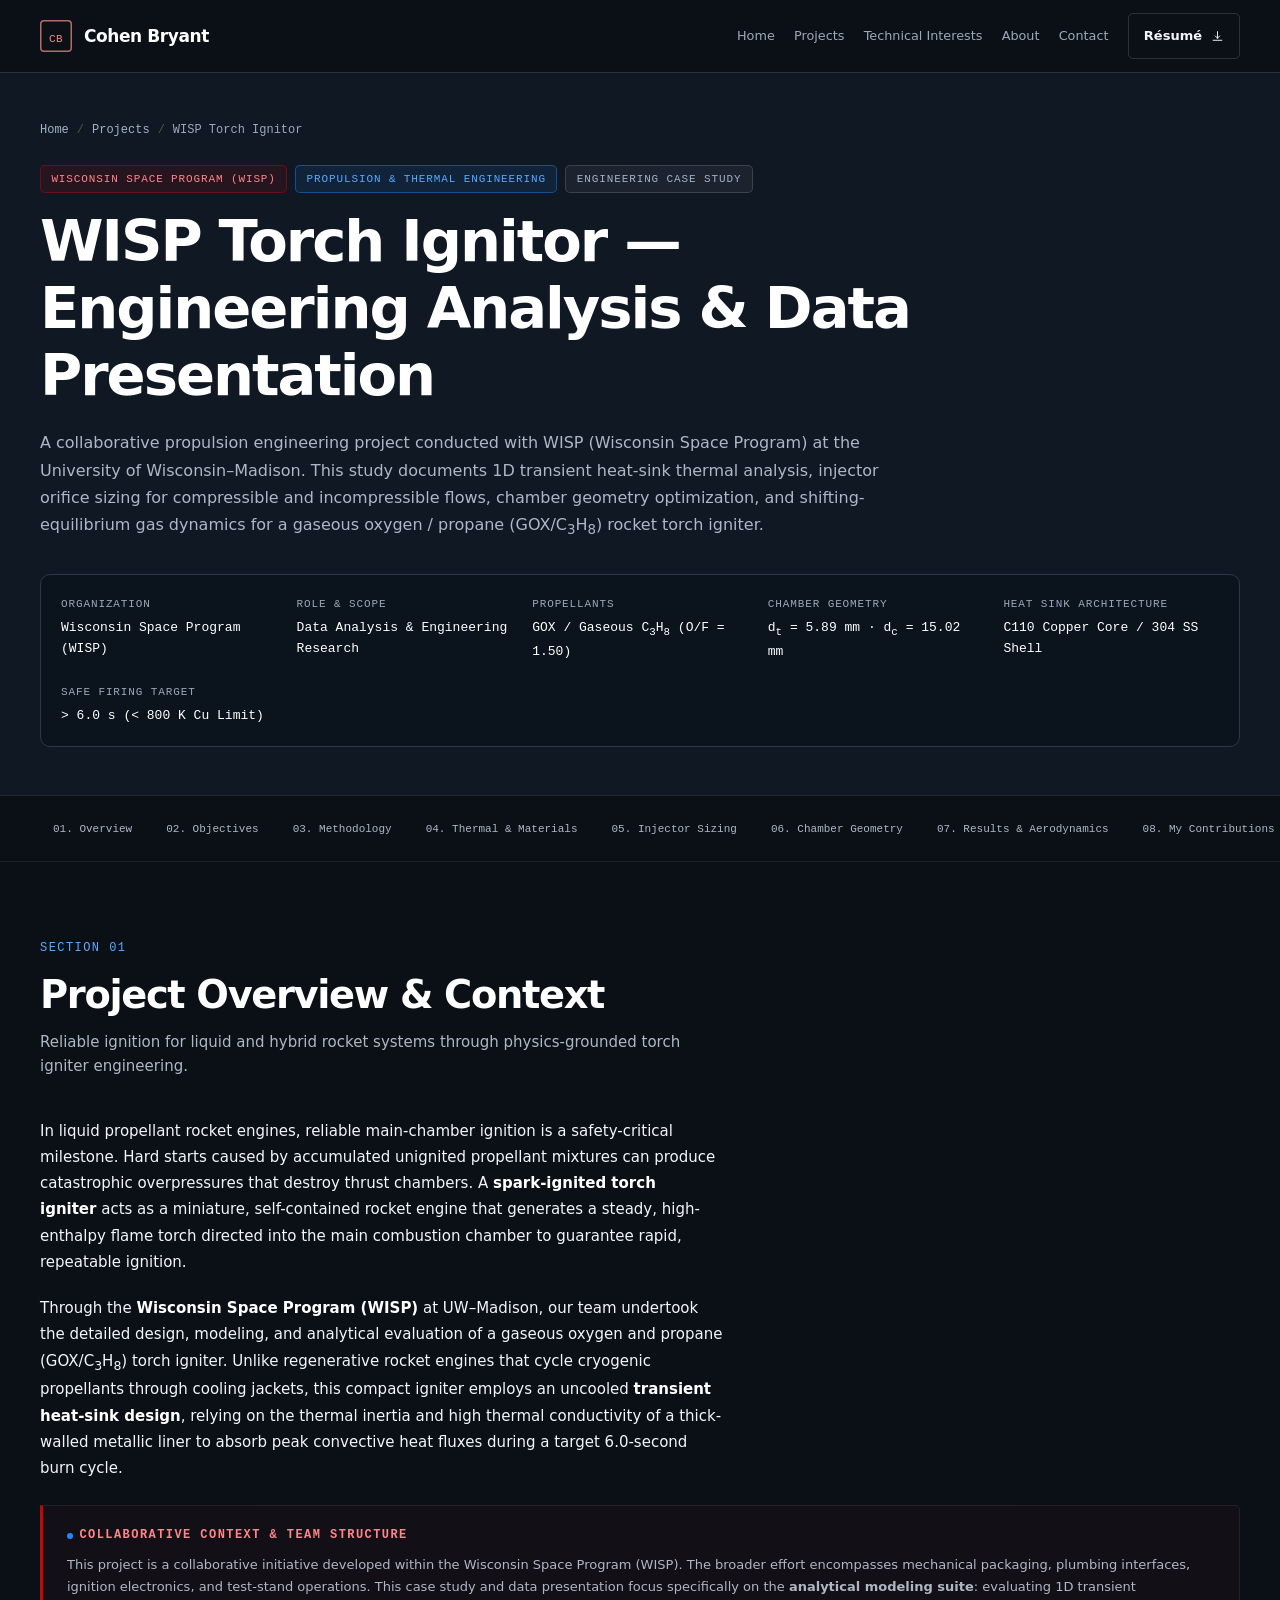
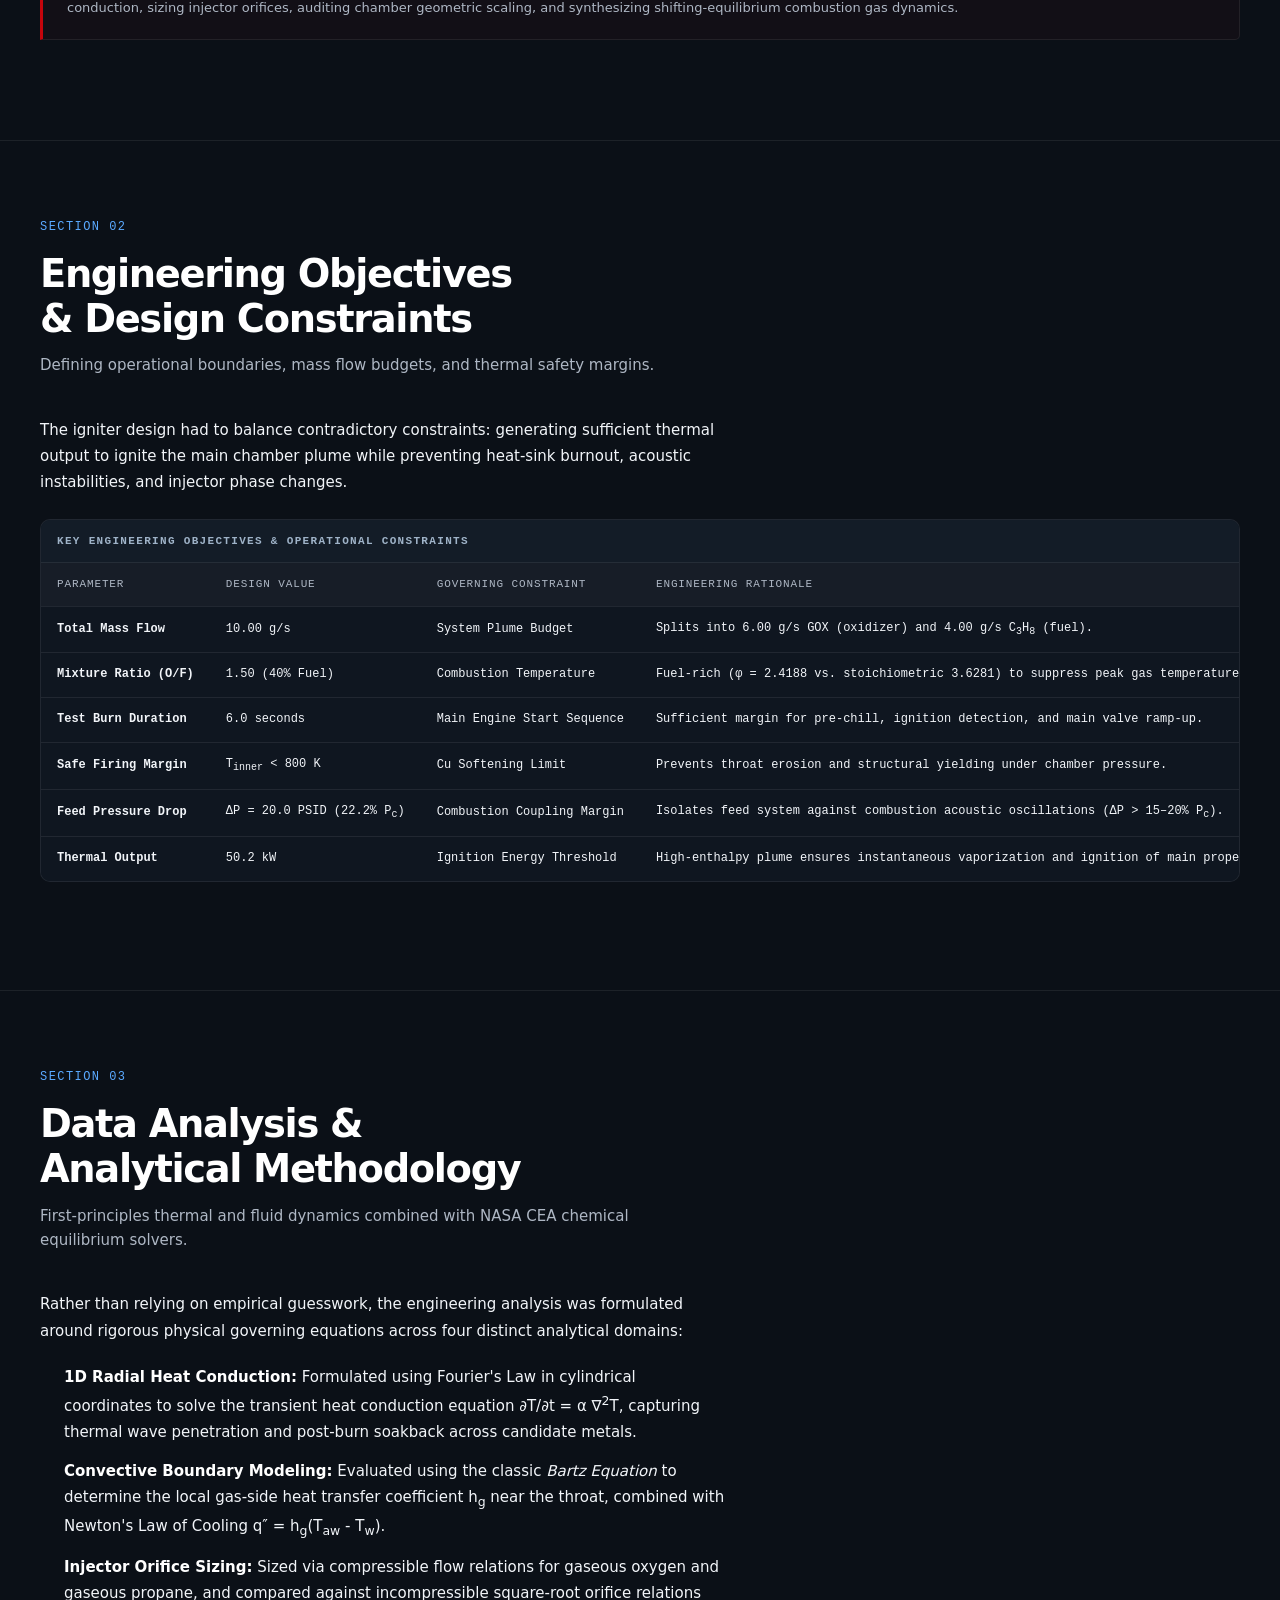
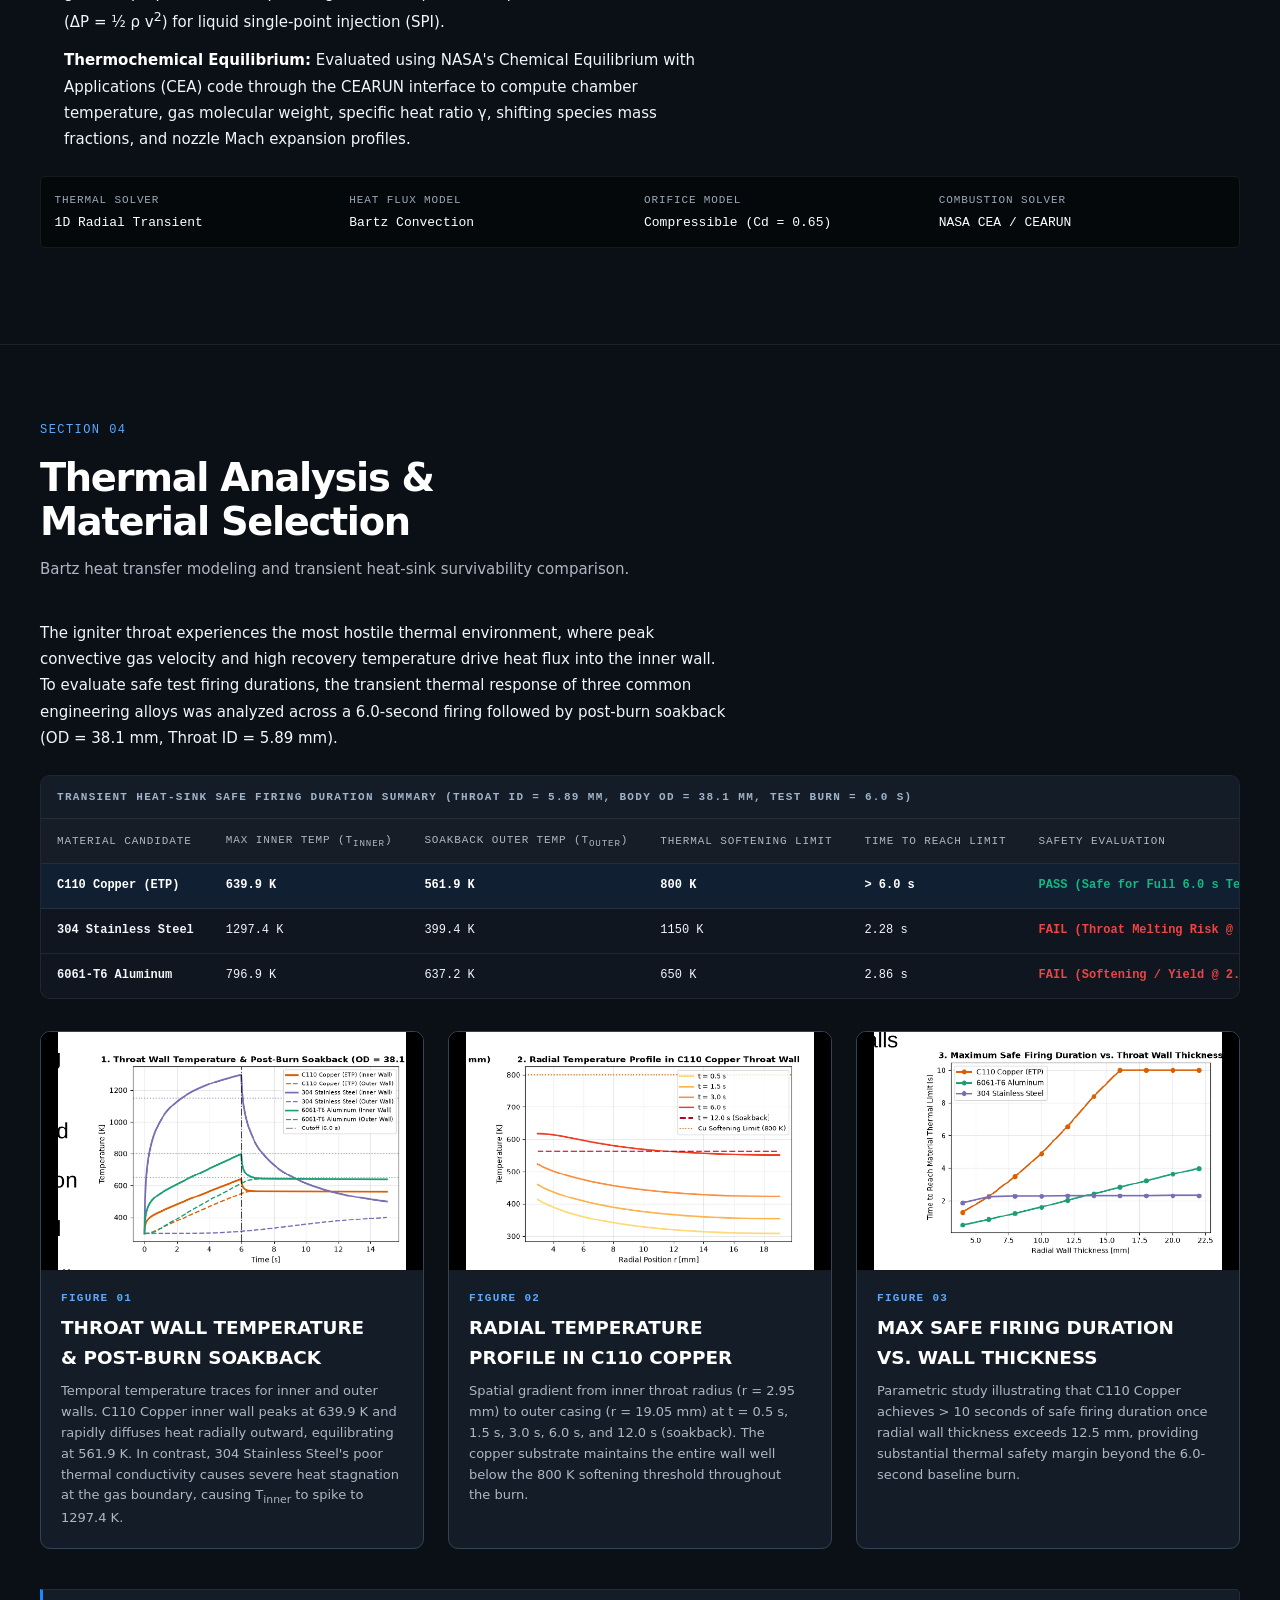
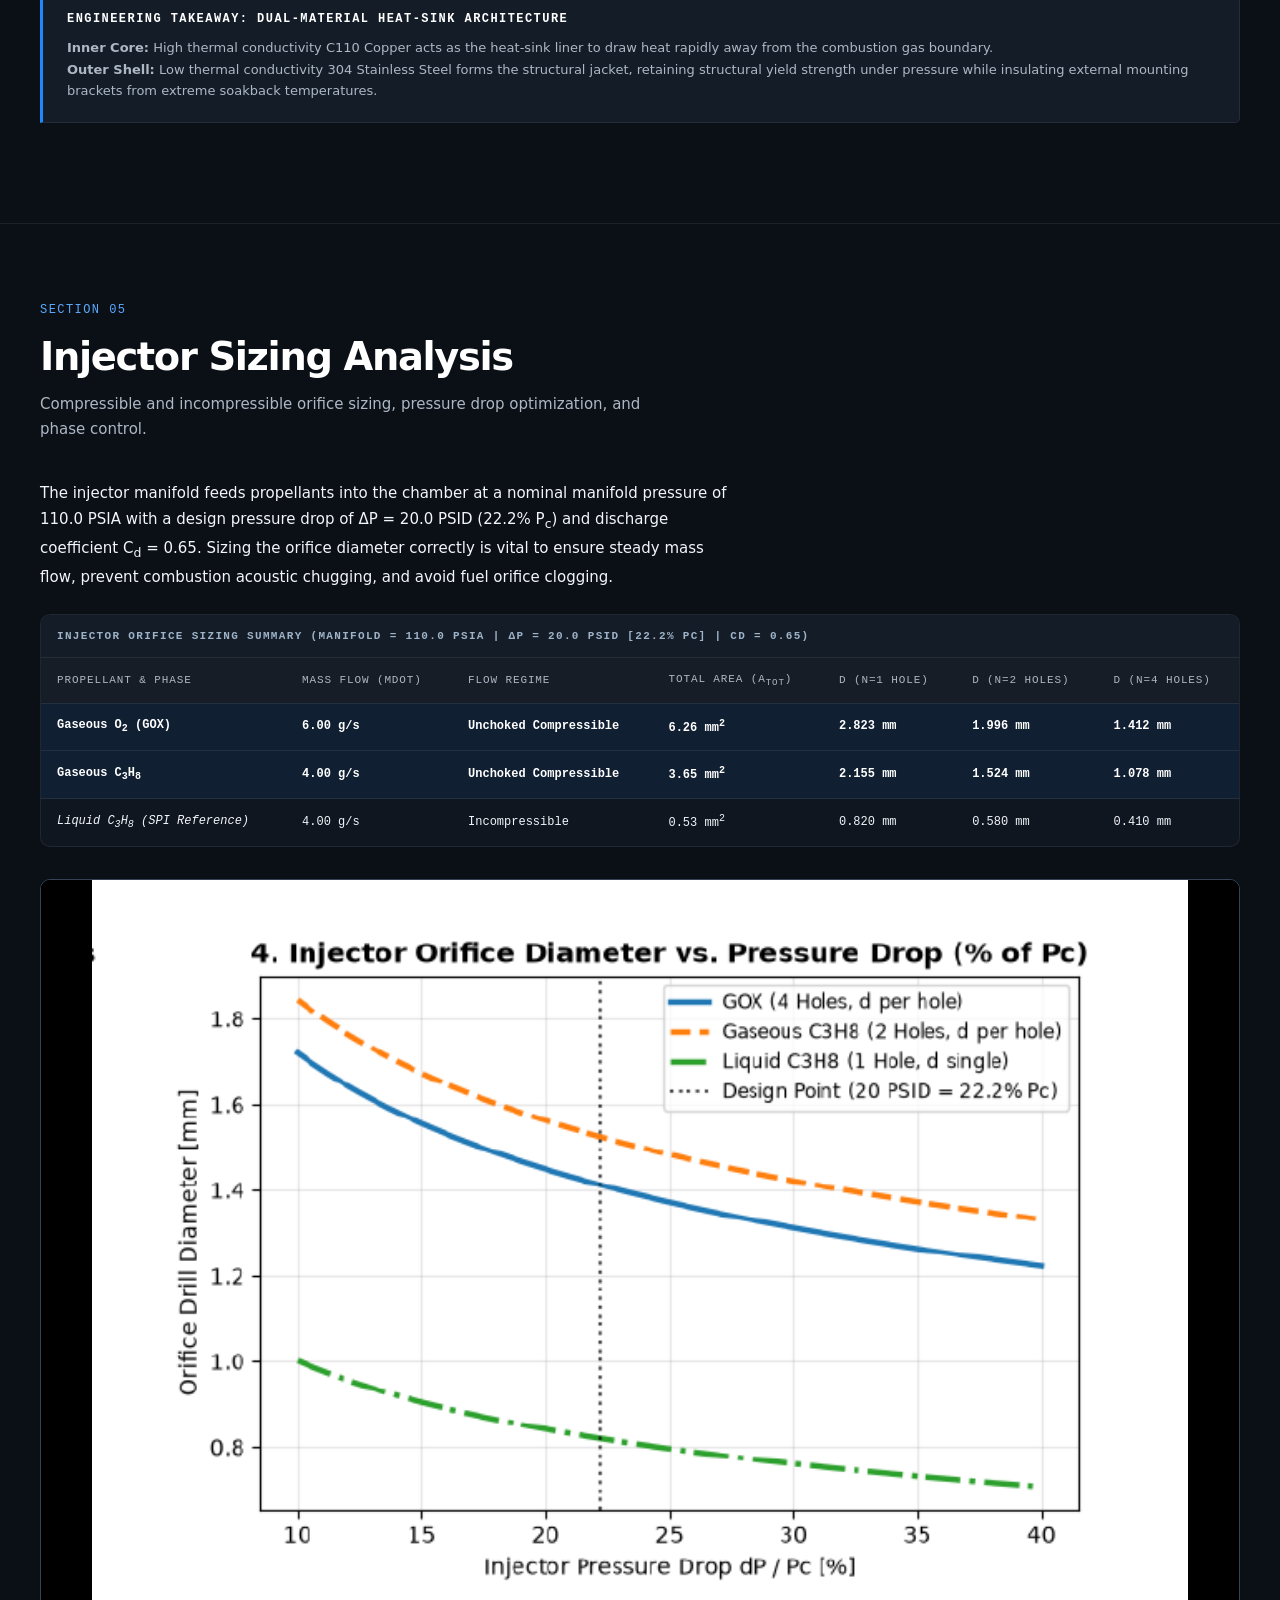
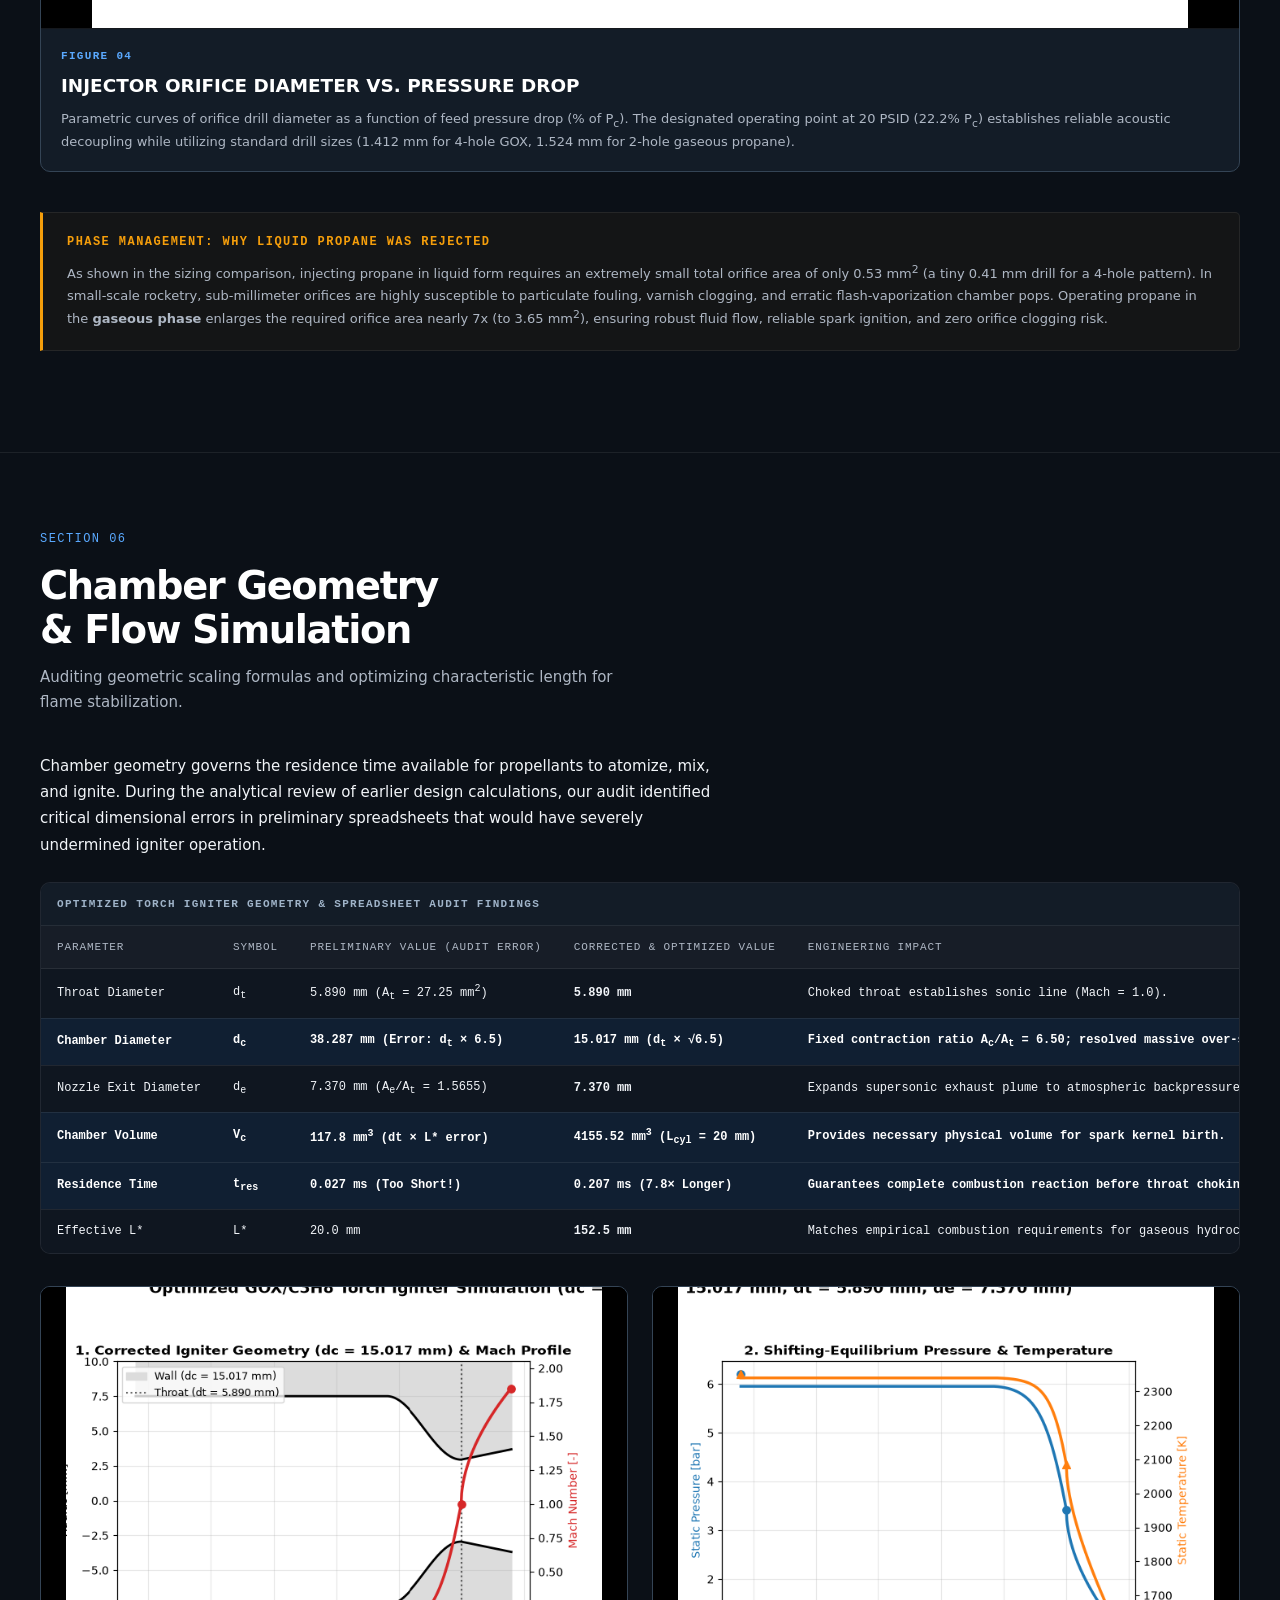
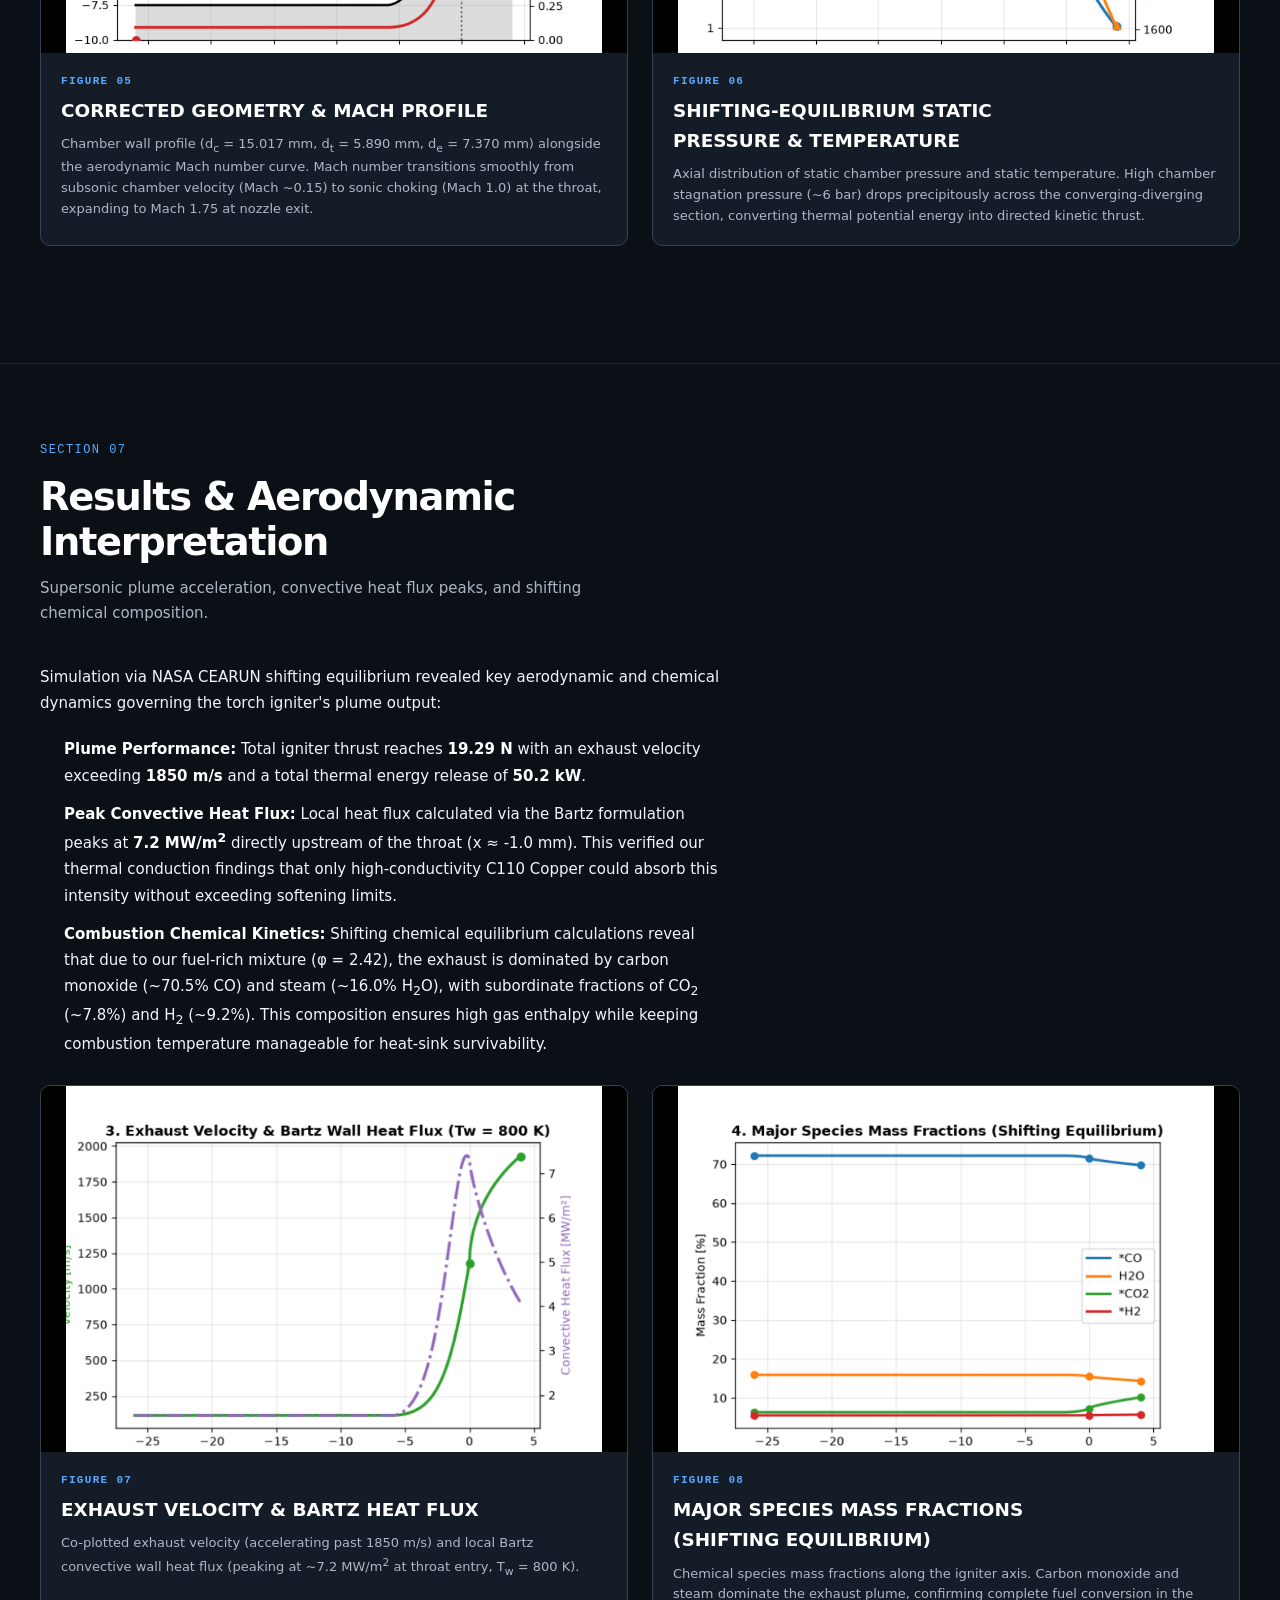
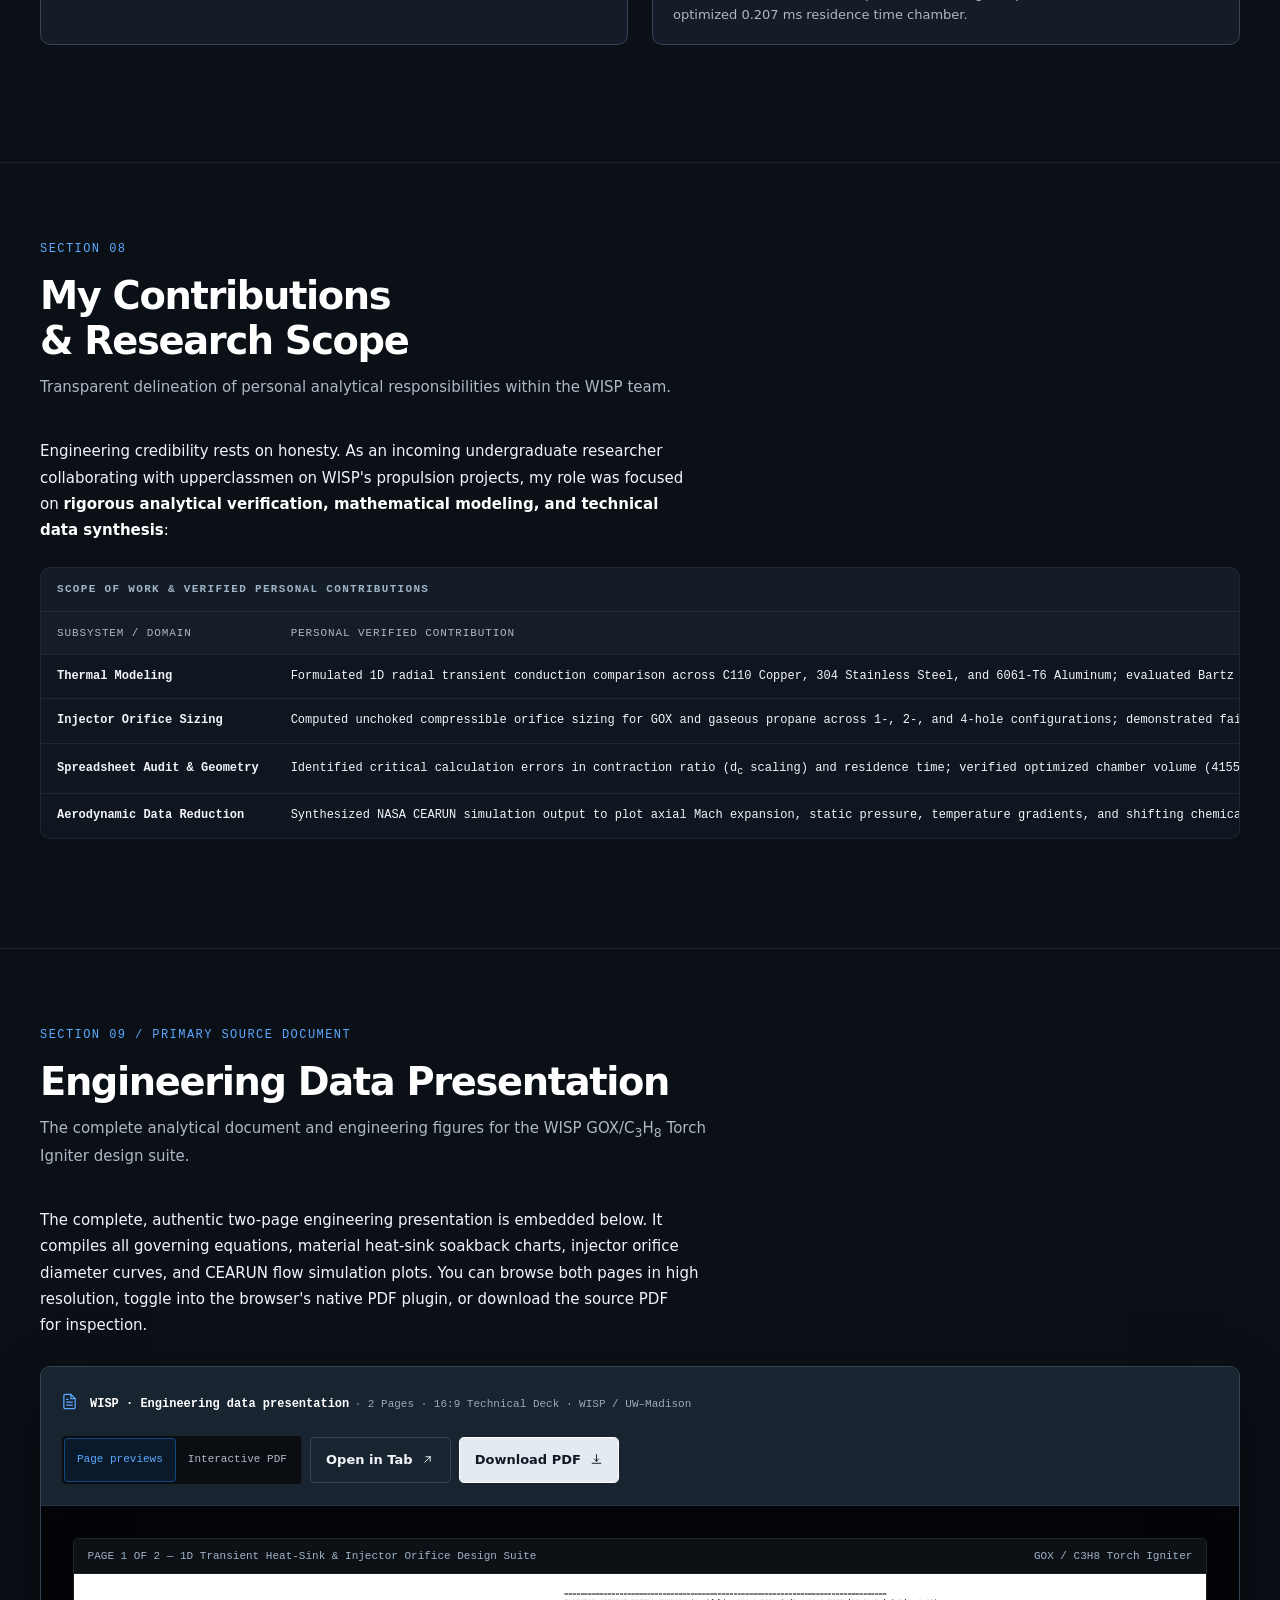
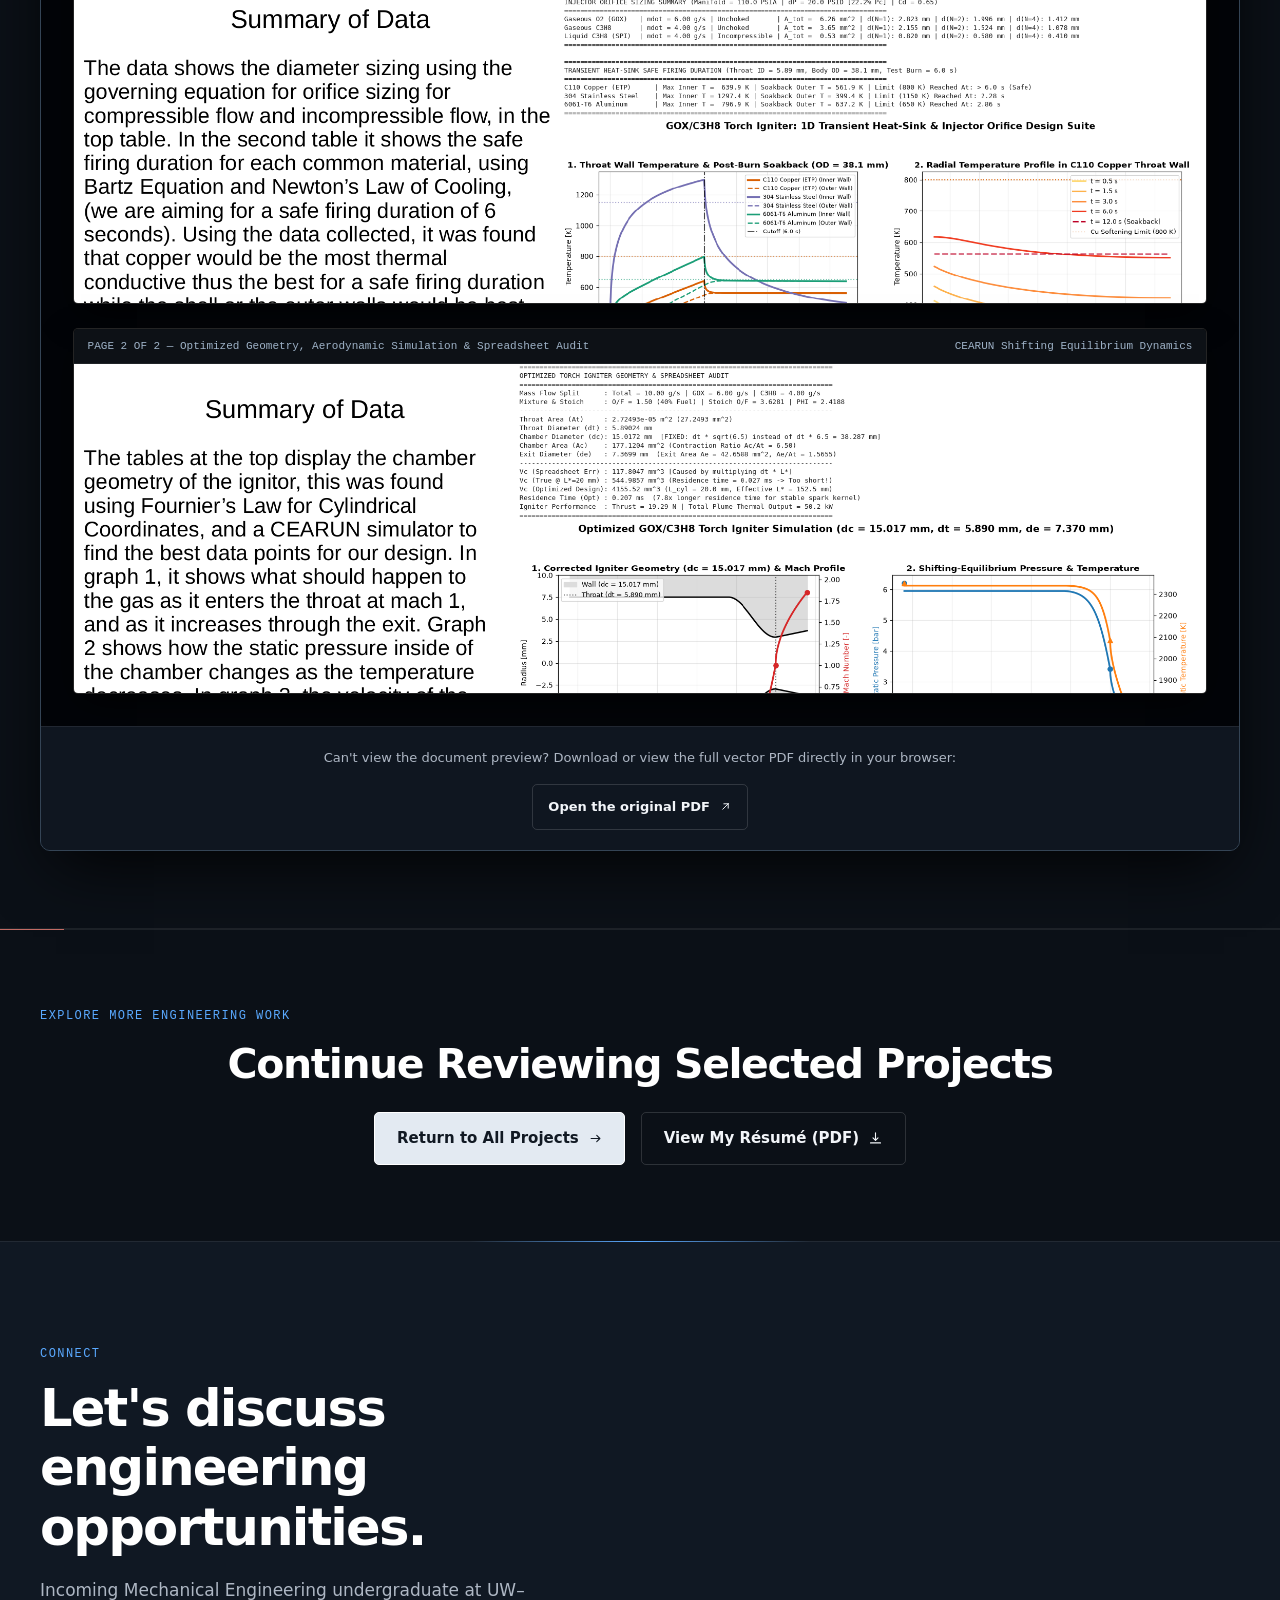
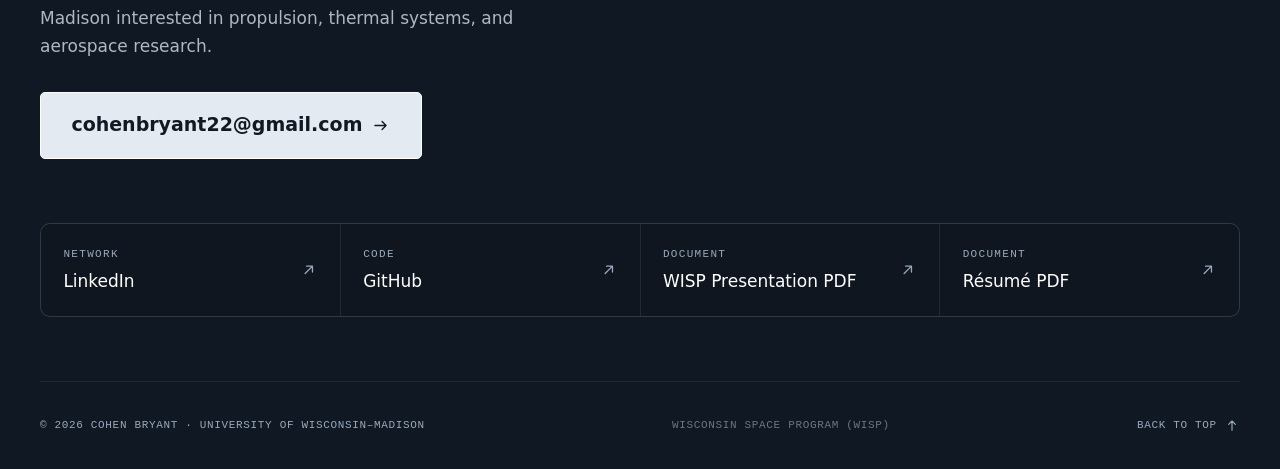
<file: projects/wisp-torch-ignitor/index.html>
<!DOCTYPE html>
<html lang="en" dir="ltr">
<head>
<meta charset="UTF-8">
<meta name="viewport" content="width=device-width, initial-scale=1">

<title>WISP Torch Ignitor — Engineering Analysis &amp; Data Presentation | Cohen Bryant</title>
<meta name="description" content="Engineering case study: 1D transient heat-sink thermal analysis, injector orifice sizing, chamber geometry audit, and shifting-equilibrium gas dynamics for a GOX/C3H8 rocket torch igniter with WISP (Wisconsin Space Program).">
<meta name="author" content="Cohen Bryant">
<meta name="theme-color" content="#0b1017">
<meta name="color-scheme" content="dark">

<link rel="canonical" href="https://portfolio-six-ecru-11.vercel.app/projects/wisp-torch-ignitor">

<meta property="og:type" content="article">
<meta property="og:site_name" content="Cohen Bryant">
<meta property="og:title" content="WISP Torch Ignitor — Engineering Analysis &amp; Data Presentation">
<meta property="og:description" content="Collaborative engineering research with WISP (Wisconsin Space Program): transient thermal modeling, injector sizing, chamber geometry audit, and embedded analytical data presentation.">
<meta property="og:url" content="https://portfolio-six-ecru-11.vercel.app/projects/wisp-torch-ignitor">
<meta property="og:image" content="https://portfolio-six-ecru-11.vercel.app/assets/og-cover.png">
<meta property="og:locale" content="en_US">

<meta name="twitter:card" content="summary_large_image">
<meta name="twitter:title" content="WISP Torch Ignitor — Engineering Analysis | Cohen Bryant">
<meta name="twitter:description" content="Collaborative engineering research with WISP: transient thermal modeling, injector sizing, and embedded data presentation.">
<meta name="twitter:image" content="https://portfolio-six-ecru-11.vercel.app/assets/og-cover.png">

<link rel="icon" href="/assets/favicon.svg" type="image/svg+xml">
<link rel="apple-touch-icon" href="/assets/apple-touch-icon.png">
<link rel="manifest" href="/site.webmanifest">

<link rel="stylesheet" href="/styles.css">

<script>document.documentElement.classList.add('js');</script>

<script type="application/ld+json">
{
  "@context": "https://schema.org",
  "@type": "TechArticle",
  "headline": "WISP Torch Ignitor — Engineering Analysis & Data Presentation",
  "description": "Transient heat-sink modeling, injector orifice sizing, chamber geometry optimization, and shifting-equilibrium flow simulation for a GOX/C3H8 rocket torch igniter.",
  "author": {
    "@type": "Person",
    "name": "Cohen Bryant",
    "url": "https://portfolio-six-ecru-11.vercel.app/"
  },
  "publisher": {
    "@type": "Organization",
    "name": "Wisconsin Space Program (WISP)",
    "url": "https://portfolio-six-ecru-11.vercel.app/"
  },
  "keywords": ["Rocket Propulsion", "Torch Igniter", "Heat Sink", "Bartz Equation", "CEARUN", "Injector Sizing", "UW-Madison", "WISP"]
}
</script>
</head>

<body id="top">

<a class="skip-link" href="#main">Skip to main content</a>



<header class="nav is-stuck" data-nav>
    <div class="shell nav-inner">
        <a class="brand" href="/" aria-label="Cohen Bryant — Home">
            <span class="brand-mark" aria-hidden="true">
                <svg viewBox="0 0 32 32" focusable="false"><rect x="0.75" y="0.75" width="30.5" height="30.5" rx="3.25"/><text x="16" y="21.5" text-anchor="middle">CB</text></svg>
            </span>
            <span class="brand-name">Cohen Bryant</span>
        </a>

        <button class="nav-toggle" type="button" data-nav-toggle aria-expanded="false" aria-controls="primary-nav">
            <span class="nav-toggle-bars" aria-hidden="true"><span></span><span></span></span>
            <span class="sr-only">Open navigation</span>
        </button>

        <nav id="primary-nav" class="nav-panel" aria-label="Primary">
            <ul class="nav-list">
                <li><a href="/"><span class="nav-idx" aria-hidden="true">00</span>Home</a></li>
                <li><a href="/#work"><span class="nav-idx" aria-hidden="true">01</span>Projects</a></li>
                <li><a href="/#interests"><span class="nav-idx" aria-hidden="true">02</span>Technical Interests</a></li>
                <li><a href="/#about"><span class="nav-idx" aria-hidden="true">03</span>About</a></li>
                <li><a href="/#contact"><span class="nav-idx" aria-hidden="true">04</span>Contact</a></li>
                <li class="nav-cta">
                    <a class="btn btn-outline btn-sm" href="/assets/Cohen_Bryant_Engineering_Resume_Optimized.pdf" target="_blank" rel="noopener">
                        Résumé
                        <svg class="icon" viewBox="0 0 24 24" aria-hidden="true"><path d="M12 3v12m0 0 4-4m-4 4-4-4M4 19h16"/></svg>
                    </a>
                </li>
            </ul>
        </nav>
    </div>
</header>

<main id="main">

    <!-- ═══ CASE HERO ════════════════════════════════════════════════ -->
    <header class="case-hero">
        <div class="shell">
            <nav class="breadcrumb" aria-label="Breadcrumb">
                <a href="/">Home</a>
                <span class="breadcrumb-sep">/</span>
                <a href="/#work">Projects</a>
                <span class="breadcrumb-sep">/</span>
                <span aria-current="page">WISP Torch Ignitor</span>
            </nav>

            <div style="display:flex; flex-wrap:wrap; gap:0.5rem; margin-bottom:1rem;" data-anim>
                <span class="badge-tag">Wisconsin Space Program (WISP)</span>
                <span class="badge-tag is-blue">Propulsion &amp; Thermal Engineering</span>
                <span class="badge-tag is-steel">Engineering Case Study</span>
            </div>

            <h1 class="case-hero-title" data-anim>
                WISP Torch Ignitor —<br>Engineering Analysis &amp; Data Presentation
            </h1>

            <p class="case-hero-lede" data-anim>
                A collaborative propulsion engineering project conducted with WISP (Wisconsin Space Program) at the University of Wisconsin–Madison. This study documents 1D transient heat-sink thermal analysis, injector orifice sizing for compressible and incompressible flows, chamber geometry optimization, and shifting-equilibrium gas dynamics for a gaseous oxygen / propane (GOX/C<sub>3</sub>H<sub>8</sub>) rocket torch igniter.
            </p>

            <dl class="case-meta-bar" data-anim>
                <div class="case-meta-cell">
                    <dt>Organization</dt>
                    <dd>Wisconsin Space Program (WISP)</dd>
                </div>
                <div class="case-meta-cell">
                    <dt>Role &amp; Scope</dt>
                    <dd>Data Analysis &amp; Engineering Research</dd>
                </div>
                <div class="case-meta-cell">
                    <dt>Propellants</dt>
                    <dd>GOX / Gaseous C<sub>3</sub>H<sub>8</sub> (O/F = 1.50)</dd>
                </div>
                <div class="case-meta-cell">
                    <dt>Chamber Geometry</dt>
                    <dd>d<sub>t</sub> = 5.89 mm · d<sub>c</sub> = 15.02 mm</dd>
                </div>
                <div class="case-meta-cell">
                    <dt>Heat Sink Architecture</dt>
                    <dd>C110 Copper Core / 304 SS Shell</dd>
                </div>
                <div class="case-meta-cell">
                    <dt>Safe Firing Target</dt>
                    <dd>&gt; 6.0 s (&lt; 800 K Cu Limit)</dd>
                </div>
            </dl>
        </div>
    </header>

    <!-- ═══ CASE SUBNAV ═══════════════════════════════════════════════ -->
    <nav class="case-subnav" data-case-subnav aria-label="Case study sections">
        <div class="shell">
            <ul class="case-subnav-list">
                <li><a class="case-subnav-link is-active" href="#overview">01. Overview</a></li>
                <li><a class="case-subnav-link" href="#objectives">02. Objectives</a></li>
                <li><a class="case-subnav-link" href="#methodology">03. Methodology</a></li>
                <li><a class="case-subnav-link" href="#thermal">04. Thermal &amp; Materials</a></li>
                <li><a class="case-subnav-link" href="#injector">05. Injector Sizing</a></li>
                <li><a class="case-subnav-link" href="#geometry">06. Chamber Geometry</a></li>
                <li><a class="case-subnav-link" href="#results">07. Results &amp; Aerodynamics</a></li>
                <li><a class="case-subnav-link" href="#contributions">08. My Contributions</a></li>
                <li><a class="case-subnav-link" href="#presentation">09. Data Presentation (PDF)</a></li>
            </ul>
        </div>
    </nav>

    <!-- ═══ 01. PROJECT OVERVIEW ═════════════════════════════════════ -->
    <section id="overview" class="case-section">
        <div class="shell">
            <div class="case-section-head" data-anim>
                <p class="eyebrow">Section 01</p>
                <h2 class="case-section-title">Project Overview &amp; Context</h2>
                <p class="case-section-sub">Reliable ignition for liquid and hybrid rocket systems through physics-grounded torch igniter engineering.</p>
            </div>

            <div class="case-prose" data-anim>
                <p>
                    In liquid propellant rocket engines, reliable main-chamber ignition is a safety-critical milestone. Hard starts caused by accumulated unignited propellant mixtures can produce catastrophic overpressures that destroy thrust chambers. A <strong>spark-ignited torch igniter</strong> acts as a miniature, self-contained rocket engine that generates a steady, high-enthalpy flame torch directed into the main combustion chamber to guarantee rapid, repeatable ignition.
                </p>
                <p>
                    Through the <strong>Wisconsin Space Program (WISP)</strong> at UW–Madison, our team undertook the detailed design, modeling, and analytical evaluation of a gaseous oxygen and propane (GOX/C<sub>3</sub>H<sub>8</sub>) torch igniter. Unlike regenerative rocket engines that cycle cryogenic propellants through cooling jackets, this compact igniter employs an uncooled <strong>transient heat-sink design</strong>, relying on the thermal inertia and high thermal conductivity of a thick-walled metallic liner to absorb peak convective heat fluxes during a target 6.0-second burn cycle.
                </p>
            </div>

            <div class="callout-box is-uw" data-anim>
                <div class="callout-title">
                    <span class="beacon" aria-hidden="true"></span>
                    Collaborative Context &amp; Team Structure
                </div>
                <div class="callout-body">
                    This project is a collaborative initiative developed within the Wisconsin Space Program (WISP). The broader effort encompasses mechanical packaging, plumbing interfaces, ignition electronics, and test-stand operations. This case study and data presentation focus specifically on the <strong>analytical modeling suite</strong>: evaluating 1D transient conduction, sizing injector orifices, auditing chamber geometric scaling, and synthesizing shifting-equilibrium combustion gas dynamics.
                </div>
            </div>
        </div>
    </section>

    <!-- ═══ 02. ENGINEERING OBJECTIVES ════════════════════════════════ -->
    <section id="objectives" class="case-section">
        <div class="shell">
            <div class="case-section-head" data-anim>
                <p class="eyebrow">Section 02</p>
                <h2 class="case-section-title">Engineering Objectives &amp; Design Constraints</h2>
                <p class="case-section-sub">Defining operational boundaries, mass flow budgets, and thermal safety margins.</p>
            </div>

            <div class="case-prose" data-anim>
                <p>
                    The igniter design had to balance contradictory constraints: generating sufficient thermal output to ignite the main chamber plume while preventing heat-sink burnout, acoustic instabilities, and injector phase changes.
                </p>
            </div>

            <div class="tech-table-wrap" data-anim>
                <table class="tech-table">
                    <caption>Key Engineering Objectives &amp; Operational Constraints</caption>
                    <thead>
                        <tr>
                            <th>Parameter</th>
                            <th>Design Value</th>
                            <th>Governing Constraint</th>
                            <th>Engineering Rationale</th>
                        </tr>
                    </thead>
                    <tbody>
                        <tr>
                            <td><strong>Total Mass Flow</strong></td>
                            <td>10.00 g/s</td>
                            <td>System Plume Budget</td>
                            <td>Splits into 6.00 g/s GOX (oxidizer) and 4.00 g/s C<sub>3</sub>H<sub>8</sub> (fuel).</td>
                        </tr>
                        <tr>
                            <td><strong>Mixture Ratio (O/F)</strong></td>
                            <td>1.50 (40% Fuel)</td>
                            <td>Combustion Temperature</td>
                            <td>Fuel-rich (&phi; = 2.4188 vs. stoichiometric 3.6281) to suppress peak gas temperature.</td>
                        </tr>
                        <tr>
                            <td><strong>Test Burn Duration</strong></td>
                            <td>6.0 seconds</td>
                            <td>Main Engine Start Sequence</td>
                            <td>Sufficient margin for pre-chill, ignition detection, and main valve ramp-up.</td>
                        </tr>
                        <tr>
                            <td><strong>Safe Firing Margin</strong></td>
                            <td>T<sub>inner</sub> &lt; 800 K</td>
                            <td>Cu Softening Limit</td>
                            <td>Prevents throat erosion and structural yielding under chamber pressure.</td>
                        </tr>
                        <tr>
                            <td><strong>Feed Pressure Drop</strong></td>
                            <td>&Delta;P = 20.0 PSID (22.2% P<sub>c</sub>)</td>
                            <td>Combustion Coupling Margin</td>
                            <td>Isolates feed system against combustion acoustic oscillations (&Delta;P &gt; 15–20% P<sub>c</sub>).</td>
                        </tr>
                        <tr>
                            <td><strong>Thermal Output</strong></td>
                            <td>50.2 kW</td>
                            <td>Ignition Energy Threshold</td>
                            <td>High-enthalpy plume ensures instantaneous vaporization and ignition of main propellants.</td>
                        </tr>
                    </tbody>
                </table>
            </div>
        </div>
    </section>

    <!-- ═══ 03. METHODOLOGY ══════════════════════════════════════════ -->
    <section id="methodology" class="case-section">
        <div class="shell">
            <div class="case-section-head" data-anim>
                <p class="eyebrow">Section 03</p>
                <h2 class="case-section-title">Data Analysis &amp; Analytical Methodology</h2>
                <p class="case-section-sub">First-principles thermal and fluid dynamics combined with NASA CEA chemical equilibrium solvers.</p>
            </div>

            <div class="case-prose" data-anim>
                <p>
                    Rather than relying on empirical guesswork, the engineering analysis was formulated around rigorous physical governing equations across four distinct analytical domains:
                </p>
                <ol style="margin-left:1.5rem; display:grid; gap:0.75rem; margin-bottom:1.5rem;">
                    <li><strong>1D Radial Heat Conduction:</strong> Formulated using Fourier's Law in cylindrical coordinates to solve the transient heat conduction equation &part;T/&part;t = &alpha; &nabla;<sup>2</sup>T, capturing thermal wave penetration and post-burn soakback across candidate metals.</li>
                    <li><strong>Convective Boundary Modeling:</strong> Evaluated using the classic <em>Bartz Equation</em> to determine the local gas-side heat transfer coefficient h<sub>g</sub> near the throat, combined with Newton's Law of Cooling q&Prime; = h<sub>g</sub>(T<sub>aw</sub> - T<sub>w</sub>).</li>
                    <li><strong>Injector Orifice Sizing:</strong> Sized via compressible flow relations for gaseous oxygen and gaseous propane, and compared against incompressible square-root orifice relations (&Delta;P = &frac12; &rho; v<sup>2</sup>) for liquid single-point injection (SPI).</li>
                    <li><strong>Thermochemical Equilibrium:</strong> Evaluated using NASA's Chemical Equilibrium with Applications (CEA) code through the CEARUN interface to compute chamber temperature, gas molecular weight, specific heat ratio &gamma;, shifting species mass fractions, and nozzle Mach expansion profiles.</li>
                </ol>
            </div>

            <div class="param-grid" data-anim>
                <div class="param-item">
                    <span class="param-label">Thermal Solver</span>
                    <span class="param-val">1D Radial Transient</span>
                </div>
                <div class="param-item">
                    <span class="param-label">Heat Flux Model</span>
                    <span class="param-val">Bartz Convection</span>
                </div>
                <div class="param-item">
                    <span class="param-label">Orifice Model</span>
                    <span class="param-val">Compressible (Cd = 0.65)</span>
                </div>
                <div class="param-item">
                    <span class="param-label">Combustion Solver</span>
                    <span class="param-val">NASA CEA / CEARUN</span>
                </div>
            </div>
        </div>
    </section>

    <!-- ═══ 04. THERMAL ANALYSIS ═════════════════════════════════════ -->
    <section id="thermal" class="case-section">
        <div class="shell">
            <div class="case-section-head" data-anim>
                <p class="eyebrow">Section 04</p>
                <h2 class="case-section-title">Thermal Analysis &amp; Material Selection</h2>
                <p class="case-section-sub">Bartz heat transfer modeling and transient heat-sink survivability comparison.</p>
            </div>

            <div class="case-prose" data-anim>
                <p>
                    The igniter throat experiences the most hostile thermal environment, where peak convective gas velocity and high recovery temperature drive heat flux into the inner wall. To evaluate safe test firing durations, the transient thermal response of three common engineering alloys was analyzed across a 6.0-second firing followed by post-burn soakback (OD = 38.1 mm, Throat ID = 5.89 mm).
                </p>
            </div>

            <div class="tech-table-wrap" data-anim>
                <table class="tech-table">
                    <caption>Transient Heat-Sink Safe Firing Duration Summary (Throat ID = 5.89 mm, Body OD = 38.1 mm, Test Burn = 6.0 s)</caption>
                    <thead>
                        <tr>
                            <th>Material Candidate</th>
                            <th>Max Inner Temp (T<sub>inner</sub>)</th>
                            <th>Soakback Outer Temp (T<sub>outer</sub>)</th>
                            <th>Thermal Softening Limit</th>
                            <th>Time to Reach Limit</th>
                            <th>Safety Evaluation</th>
                        </tr>
                    </thead>
                    <tbody>
                        <tr class="row-highlight">
                            <td><strong>C110 Copper (ETP)</strong></td>
                            <td><strong>639.9 K</strong></td>
                            <td>561.9 K</td>
                            <td>800 K</td>
                            <td><strong>&gt; 6.0 s</strong></td>
                            <td><span class="status-safe">PASS (Safe for Full 6.0 s Test)</span></td>
                        </tr>
                        <tr>
                            <td><strong>304 Stainless Steel</strong></td>
                            <td>1297.4 K</td>
                            <td>399.4 K</td>
                            <td>1150 K</td>
                            <td>2.28 s</td>
                            <td><span class="status-fail">FAIL (Throat Melting Risk @ 2.28 s)</span></td>
                        </tr>
                        <tr>
                            <td><strong>6061-T6 Aluminum</strong></td>
                            <td>796.9 K</td>
                            <td>637.2 K</td>
                            <td>650 K</td>
                            <td>2.86 s</td>
                            <td><span class="status-fail">FAIL (Softening / Yield @ 2.86 s)</span></td>
                        </tr>
                    </tbody>
                </table>
            </div>

            <div class="figure-grid" data-anim>
                <article class="figure-card">
                    <div class="figure-media">
                        <img decoding="async" src="/assets/figures/wisp-p1-g1-throat-temp.png" alt="Graph showing Throat Wall Temperature and Post-Burn Soakback vs Time for C110 Copper, 304 Stainless, and 6061 Aluminum" loading="lazy" width="660" height="450">
                    </div>
                    <div class="figure-caption">
                        <span class="figure-num">Figure 01</span>
                        <h3 class="figure-title">Throat Wall Temperature &amp; Post-Burn Soakback</h3>
                        <p class="figure-desc">
                            Temporal temperature traces for inner and outer walls. C110 Copper inner wall peaks at 639.9 K and rapidly diffuses heat radially outward, equilibrating at 561.9 K. In contrast, 304 Stainless Steel's poor thermal conductivity causes severe heat stagnation at the gas boundary, causing T<sub>inner</sub> to spike to 1297.4 K.
                        </p>
                    </div>
                </article>

                <article class="figure-card">
                    <div class="figure-media">
                        <img decoding="async" src="/assets/figures/wisp-p1-g2-radial-profile.png" alt="Graph showing Radial Temperature Profile in C110 Copper Throat Wall at different time increments" loading="lazy" width="660" height="450">
                    </div>
                    <div class="figure-caption">
                        <span class="figure-num">Figure 02</span>
                        <h3 class="figure-title">Radial Temperature Profile in C110 Copper</h3>
                        <p class="figure-desc">
                            Spatial gradient from inner throat radius (r = 2.95 mm) to outer casing (r = 19.05 mm) at t = 0.5 s, 1.5 s, 3.0 s, 6.0 s, and 12.0 s (soakback). The copper substrate maintains the entire wall well below the 800 K softening threshold throughout the burn.
                        </p>
                    </div>
                </article>

                <article class="figure-card">
                    <div class="figure-media">
                        <img decoding="async" src="/assets/figures/wisp-p1-g3-firing-duration.png" alt="Graph showing Maximum Safe Firing Duration vs Throat Wall Thickness" loading="lazy" width="660" height="450">
                    </div>
                    <div class="figure-caption">
                        <span class="figure-num">Figure 03</span>
                        <h3 class="figure-title">Max Safe Firing Duration vs. Wall Thickness</h3>
                        <p class="figure-desc">
                            Parametric study illustrating that C110 Copper achieves &gt; 10 seconds of safe firing duration once radial wall thickness exceeds 12.5 mm, providing substantial thermal safety margin beyond the 6.0-second baseline burn.
                        </p>
                    </div>
                </article>
            </div>

            <div class="callout-box" data-anim>
                <div class="callout-title">Engineering Takeaway: Dual-Material Heat-Sink Architecture</div>
                <div class="callout-body">
                    <strong>Inner Core:</strong> High thermal conductivity C110 Copper acts as the heat-sink liner to draw heat rapidly away from the combustion gas boundary.<br>
                    <strong>Outer Shell:</strong> Low thermal conductivity 304 Stainless Steel forms the structural jacket, retaining structural yield strength under pressure while insulating external mounting brackets from extreme soakback temperatures.
                </div>
            </div>
        </div>
    </section>

    <!-- ═══ 05. INJECTOR SIZING ══════════════════════════════════════ -->
    <section id="injector" class="case-section">
        <div class="shell">
            <div class="case-section-head" data-anim>
                <p class="eyebrow">Section 05</p>
                <h2 class="case-section-title">Injector Sizing Analysis</h2>
                <p class="case-section-sub">Compressible and incompressible orifice sizing, pressure drop optimization, and phase control.</p>
            </div>

            <div class="case-prose" data-anim>
                <p>
                    The injector manifold feeds propellants into the chamber at a nominal manifold pressure of 110.0 PSIA with a design pressure drop of &Delta;P = 20.0 PSID (22.2% P<sub>c</sub>) and discharge coefficient C<sub>d</sub> = 0.65. Sizing the orifice diameter correctly is vital to ensure steady mass flow, prevent combustion acoustic chugging, and avoid fuel orifice clogging.
                </p>
            </div>

            <div class="tech-table-wrap" data-anim>
                <table class="tech-table">
                    <caption>Injector Orifice Sizing Summary (Manifold = 110.0 PSIA | &Delta;P = 20.0 PSID [22.2% Pc] | Cd = 0.65)</caption>
                    <thead>
                        <tr>
                            <th>Propellant &amp; Phase</th>
                            <th>Mass Flow (mdot)</th>
                            <th>Flow Regime</th>
                            <th>Total Area (A<sub>tot</sub>)</th>
                            <th>d (N=1 Hole)</th>
                            <th>d (N=2 Holes)</th>
                            <th>d (N=4 Holes)</th>
                        </tr>
                    </thead>
                    <tbody>
                        <tr class="row-highlight">
                            <td><strong>Gaseous O<sub>2</sub> (GOX)</strong></td>
                            <td>6.00 g/s</td>
                            <td>Unchoked Compressible</td>
                            <td>6.26 mm<sup>2</sup></td>
                            <td>2.823 mm</td>
                            <td>1.996 mm</td>
                            <td>1.412 mm</td>
                        </tr>
                        <tr class="row-highlight">
                            <td><strong>Gaseous C<sub>3</sub>H<sub>8</sub></strong></td>
                            <td>4.00 g/s</td>
                            <td>Unchoked Compressible</td>
                            <td>3.65 mm<sup>2</sup></td>
                            <td>2.155 mm</td>
                            <td>1.524 mm</td>
                            <td>1.078 mm</td>
                        </tr>
                        <tr>
                            <td><em>Liquid C<sub>3</sub>H<sub>8</sub> (SPI Reference)</em></td>
                            <td>4.00 g/s</td>
                            <td>Incompressible</td>
                            <td>0.53 mm<sup>2</sup></td>
                            <td>0.820 mm</td>
                            <td>0.580 mm</td>
                            <td>0.410 mm</td>
                        </tr>
                    </tbody>
                </table>
            </div>

            <div class="figure-grid" data-anim>
                <article class="figure-card">
                    <div class="figure-media">
                        <img decoding="async" src="/assets/figures/wisp-p1-g4-orifice-sizing.png" alt="Graph showing Injector Orifice Diameter vs Pressure Drop percentage of Pc" loading="lazy" width="660" height="450">
                    </div>
                    <div class="figure-caption">
                        <span class="figure-num">Figure 04</span>
                        <h3 class="figure-title">Injector Orifice Diameter vs. Pressure Drop</h3>
                        <p class="figure-desc">
                            Parametric curves of orifice drill diameter as a function of feed pressure drop (% of P<sub>c</sub>). The designated operating point at 20 PSID (22.2% P<sub>c</sub>) establishes reliable acoustic decoupling while utilizing standard drill sizes (1.412 mm for 4-hole GOX, 1.524 mm for 2-hole gaseous propane).
                        </p>
                    </div>
                </article>
            </div>

            <div class="callout-box is-audit" data-anim>
                <div class="callout-title">Phase Management: Why Liquid Propane Was Rejected</div>
                <div class="callout-body">
                    As shown in the sizing comparison, injecting propane in liquid form requires an extremely small total orifice area of only 0.53 mm<sup>2</sup> (a tiny 0.41 mm drill for a 4-hole pattern). In small-scale rocketry, sub-millimeter orifices are highly susceptible to particulate fouling, varnish clogging, and erratic flash-vaporization chamber pops. Operating propane in the <strong>gaseous phase</strong> enlarges the required orifice area nearly 7x (to 3.65 mm<sup>2</sup>), ensuring robust fluid flow, reliable spark ignition, and zero orifice clogging risk.
                </div>
            </div>
        </div>
    </section>

    <!-- ═══ 06. CHAMBER GEOMETRY ═════════════════════════════════════ -->
    <section id="geometry" class="case-section">
        <div class="shell">
            <div class="case-section-head" data-anim>
                <p class="eyebrow">Section 06</p>
                <h2 class="case-section-title">Chamber Geometry &amp; Flow Simulation</h2>
                <p class="case-section-sub">Auditing geometric scaling formulas and optimizing characteristic length for flame stabilization.</p>
            </div>

            <div class="case-prose" data-anim>
                <p>
                    Chamber geometry governs the residence time available for propellants to atomize, mix, and ignite. During the analytical review of earlier design calculations, our audit identified critical dimensional errors in preliminary spreadsheets that would have severely undermined igniter operation.
                </p>
            </div>

            <div class="tech-table-wrap" data-anim>
                <table class="tech-table">
                    <caption>Optimized Torch Igniter Geometry &amp; Spreadsheet Audit Findings</caption>
                    <thead>
                        <tr>
                            <th>Parameter</th>
                            <th>Symbol</th>
                            <th>Preliminary Value (Audit Error)</th>
                            <th>Corrected &amp; Optimized Value</th>
                            <th>Engineering Impact</th>
                        </tr>
                    </thead>
                    <tbody>
                        <tr>
                            <td>Throat Diameter</td>
                            <td>d<sub>t</sub></td>
                            <td>5.890 mm (A<sub>t</sub> = 27.25 mm<sup>2</sup>)</td>
                            <td><strong>5.890 mm</strong></td>
                            <td>Choked throat establishes sonic line (Mach = 1.0).</td>
                        </tr>
                        <tr class="row-highlight">
                            <td>Chamber Diameter</td>
                            <td>d<sub>c</sub></td>
                            <td>38.287 mm (Error: d<sub>t</sub> &times; 6.5)</td>
                            <td><strong>15.017 mm (d<sub>t</sub> &times; &radic;6.5)</strong></td>
                            <td>Fixed contraction ratio A<sub>c</sub>/A<sub>t</sub> = 6.50; resolved massive over-sizing.</td>
                        </tr>
                        <tr>
                            <td>Nozzle Exit Diameter</td>
                            <td>d<sub>e</sub></td>
                            <td>7.370 mm (A<sub>e</sub>/A<sub>t</sub> = 1.5655)</td>
                            <td><strong>7.370 mm</strong></td>
                            <td>Expands supersonic exhaust plume to atmospheric backpressure.</td>
                        </tr>
                        <tr class="row-highlight">
                            <td>Chamber Volume</td>
                            <td>V<sub>c</sub></td>
                            <td>117.8 mm<sup>3</sup> (dt &times; L* error)</td>
                            <td><strong>4155.52 mm<sup>3</sup> (L<sub>cyl</sub> = 20 mm)</strong></td>
                            <td>Provides necessary physical volume for spark kernel birth.</td>
                        </tr>
                        <tr class="row-highlight">
                            <td>Residence Time</td>
                            <td>t<sub>res</sub></td>
                            <td>0.027 ms (Too Short!)</td>
                            <td><strong>0.207 ms (7.8&times; Longer)</strong></td>
                            <td>Guarantees complete combustion reaction before throat choking.</td>
                        </tr>
                        <tr>
                            <td>Effective L*</td>
                            <td>L*</td>
                            <td>20.0 mm</td>
                            <td><strong>152.5 mm</strong></td>
                            <td>Matches empirical combustion requirements for gaseous hydrocarbon torch igniters.</td>
                        </tr>
                    </tbody>
                </table>
            </div>

            <div class="figure-grid" data-anim>
                <article class="figure-card">
                    <div class="figure-media">
                        <img decoding="async" src="/assets/figures/wisp-p2-g1-mach-geometry.png" alt="Graph showing Corrected Igniter Geometry and Mach Profile along axial distance" loading="lazy" width="660" height="450">
                    </div>
                    <div class="figure-caption">
                        <span class="figure-num">Figure 05</span>
                        <h3 class="figure-title">Corrected Geometry &amp; Mach Profile</h3>
                        <p class="figure-desc">
                            Chamber wall profile (d<sub>c</sub> = 15.017 mm, d<sub>t</sub> = 5.890 mm, d<sub>e</sub> = 7.370 mm) alongside the aerodynamic Mach number curve. Mach number transitions smoothly from subsonic chamber velocity (Mach ~0.15) to sonic choking (Mach 1.0) at the throat, expanding to Mach 1.75 at nozzle exit.
                        </p>
                    </div>
                </article>

                <article class="figure-card">
                    <div class="figure-media">
                        <img decoding="async" src="/assets/figures/wisp-p2-g2-pressure-temp.png" alt="Graph showing Shifting Equilibrium Static Pressure and Temperature along axial distance" loading="lazy" width="660" height="450">
                    </div>
                    <div class="figure-caption">
                        <span class="figure-num">Figure 06</span>
                        <h3 class="figure-title">Shifting-Equilibrium Static Pressure &amp; Temperature</h3>
                        <p class="figure-desc">
                            Axial distribution of static chamber pressure and static temperature. High chamber stagnation pressure (~6 bar) drops precipitously across the converging-diverging section, converting thermal potential energy into directed kinetic thrust.
                        </p>
                    </div>
                </article>
            </div>
        </div>
    </section>

    <!-- ═══ 07. RESULTS & AERODYNAMICS ═══════════════════════════════ -->
    <section id="results" class="case-section">
        <div class="shell">
            <div class="case-section-head" data-anim>
                <p class="eyebrow">Section 07</p>
                <h2 class="case-section-title">Results &amp; Aerodynamic Interpretation</h2>
                <p class="case-section-sub">Supersonic plume acceleration, convective heat flux peaks, and shifting chemical composition.</p>
            </div>

            <div class="case-prose" data-anim>
                <p>
                    Simulation via NASA CEARUN shifting equilibrium revealed key aerodynamic and chemical dynamics governing the torch igniter's plume output:
                </p>
                <ul style="margin-left:1.5rem; display:grid; gap:0.75rem; margin-bottom:1.5rem;">
                    <li><strong>Plume Performance:</strong> Total igniter thrust reaches <strong>19.29 N</strong> with an exhaust velocity exceeding <strong>1850 m/s</strong> and a total thermal energy release of <strong>50.2 kW</strong>.</li>
                    <li><strong>Peak Convective Heat Flux:</strong> Local heat flux calculated via the Bartz formulation peaks at <strong>7.2 MW/m<sup>2</sup></strong> directly upstream of the throat (x &approx; -1.0 mm). This verified our thermal conduction findings that only high-conductivity C110 Copper could absorb this intensity without exceeding softening limits.</li>
                    <li><strong>Combustion Chemical Kinetics:</strong> Shifting chemical equilibrium calculations reveal that due to our fuel-rich mixture (&phi; = 2.42), the exhaust is dominated by carbon monoxide (~70.5% CO) and steam (~16.0% H<sub>2</sub>O), with subordinate fractions of CO<sub>2</sub> (~7.8%) and H<sub>2</sub> (~9.2%). This composition ensures high gas enthalpy while keeping combustion temperature manageable for heat-sink survivability.</li>
                </ul>
            </div>

            <div class="figure-grid" data-anim>
                <article class="figure-card">
                    <div class="figure-media">
                        <img decoding="async" src="/assets/figures/wisp-p2-g3-velocity-heatflux.png" alt="Graph showing Exhaust Velocity and Bartz Wall Heat Flux vs Axial Distance from Throat" loading="lazy" width="660" height="450">
                    </div>
                    <div class="figure-caption">
                        <span class="figure-num">Figure 07</span>
                        <h3 class="figure-title">Exhaust Velocity &amp; Bartz Heat Flux</h3>
                        <p class="figure-desc">
                            Co-plotted exhaust velocity (accelerating past 1850 m/s) and local Bartz convective wall heat flux (peaking at ~7.2 MW/m<sup>2</sup> at throat entry, T<sub>w</sub> = 800 K).
                        </p>
                    </div>
                </article>

                <article class="figure-card">
                    <div class="figure-media">
                        <img decoding="async" src="/assets/figures/wisp-p2-g4-species-massfrac.png" alt="Graph showing Major Species Mass Fractions shifting along axial distance" loading="lazy" width="660" height="450">
                    </div>
                    <div class="figure-caption">
                        <span class="figure-num">Figure 08</span>
                        <h3 class="figure-title">Major Species Mass Fractions (Shifting Equilibrium)</h3>
                        <p class="figure-desc">
                            Chemical species mass fractions along the igniter axis. Carbon monoxide and steam dominate the exhaust plume, confirming complete fuel conversion in the optimized 0.207 ms residence time chamber.
                        </p>
                    </div>
                </article>
            </div>
        </div>
    </section>

    <!-- ═══ 08. MY CONTRIBUTIONS ═════════════════════════════════════ -->
    <section id="contributions" class="case-section">
        <div class="shell">
            <div class="case-section-head" data-anim>
                <p class="eyebrow">Section 08</p>
                <h2 class="case-section-title">My Contributions &amp; Research Scope</h2>
                <p class="case-section-sub">Transparent delineation of personal analytical responsibilities within the WISP team.</p>
            </div>

            <div class="case-prose" data-anim>
                <p>
                    Engineering credibility rests on honesty. As an incoming undergraduate researcher collaborating with upperclassmen on WISP's propulsion projects, my role was focused on <strong>rigorous analytical verification, mathematical modeling, and technical data synthesis</strong>:
                </p>
            </div>

            <div class="tech-table-wrap" data-anim>
                <table class="tech-table">
                    <caption>Scope of Work &amp; Verified Personal Contributions</caption>
                    <thead>
                        <tr>
                            <th>Subsystem / Domain</th>
                            <th>Personal Verified Contribution</th>
                            <th>Collaborative Team Context</th>
                        </tr>
                    </thead>
                    <tbody>
                        <tr>
                            <td><strong>Thermal Modeling</strong></td>
                            <td>Formulated 1D radial transient conduction comparison across C110 Copper, 304 Stainless Steel, and 6061-T6 Aluminum; evaluated Bartz heat flux profiles and soakback limits.</td>
                            <td>Team established the 6.0-second baseline burn target and igniter envelope constraints.</td>
                        </tr>
                        <tr>
                            <td><strong>Injector Orifice Sizing</strong></td>
                            <td>Computed unchoked compressible orifice sizing for GOX and gaseous propane across 1-, 2-, and 4-hole configurations; demonstrated failure modes of liquid propane single-point injection.</td>
                            <td>Feed system manifold pressures and plumbing valves specified by lead propulsion engineers.</td>
                        </tr>
                        <tr>
                            <td><strong>Spreadsheet Audit &amp; Geometry</strong></td>
                            <td>Identified critical calculation errors in contraction ratio (d<sub>c</sub> scaling) and residence time; verified optimized chamber volume (4155.5 mm<sup>3</sup>) for 7.8x flame stability margin.</td>
                            <td>Overall igniter physical mounting and CAD packaging managed collaboratively with chassis leads.</td>
                        </tr>
                        <tr>
                            <td><strong>Aerodynamic Data Reduction</strong></td>
                            <td>Synthesized NASA CEARUN simulation output to plot axial Mach expansion, static pressure, temperature gradients, and shifting chemical equilibrium species fractions.</td>
                            <td>Igniter spark plug integration and test stand data acquisition managed by electrical subsystem team.</td>
                        </tr>
                    </tbody>
                </table>
            </div>
        </div>
    </section>

    <!-- ═══ 09. DATA PRESENTATION (PDF EMBED) ════════════════════════ -->
    <section id="presentation" class="case-section">
        <div class="shell">
            <div class="case-section-head" data-anim>
                <p class="eyebrow">Section 09 / Primary Source Document</p>
                <h2 class="case-section-title">Engineering Data Presentation</h2>
                <p class="case-section-sub">
                    The complete analytical document and engineering figures for the WISP GOX/C<sub>3</sub>H<sub>8</sub> Torch Igniter design suite.
                </p>
            </div>

            <div class="case-prose" data-anim>
                <p>
                    The complete, authentic two-page engineering presentation is embedded below. It compiles all governing equations, material heat-sink soakback charts, injector orifice diameter curves, and CEARUN flow simulation plots. You can browse both pages in high resolution, toggle into the browser's native PDF plugin, or download the source PDF for inspection.
                </p>
            </div>

            <!-- EMBEDDED DOCUMENT VIEWER -->
            <div class="doc-viewer" data-doc-viewer data-anim>
                <div class="doc-viewer-bar">
                    <div class="doc-viewer-info">
                        <svg class="icon" viewBox="0 0 24 24" aria-hidden="true" style="color:var(--blue-lift);"><path d="M14 2H6a2 2 0 0 0-2 2v16a2 2 0 0 0 2 2h12a2 2 0 0 0 2-2V8z"/><polyline points="14 2 14 8 20 8"/><line x1="16" y1="13" x2="8" y2="13"/><line x1="16" y1="17" x2="8" y2="17"/><polyline points="10 9 9 9 8 9"/></svg>
                        <div>
                            <span class="doc-viewer-title">WISP · Engineering data presentation</span>
                            <span class="doc-viewer-meta"> · 2 Pages · 16:9 Technical Deck · WISP / UW–Madison</span>
                        </div>
                    </div>

                    <div class="doc-viewer-actions">
                        <div class="doc-view-toggle" role="group" aria-label="Viewer display mode">
                            <button class="doc-view-btn is-active" type="button" data-doc-view="pages" aria-pressed="true">
                                Page previews
                            </button>
                            <button class="doc-view-btn" type="button" data-doc-view="iframe" aria-pressed="false">
                                Interactive PDF
                            </button>
                        </div>

                        <a class="btn btn-outline btn-sm" href="/assets/documents/wisp-torch-ignitor-analysis.pdf" target="_blank" rel="noopener">
                            Open in Tab
                            <svg class="icon" viewBox="0 0 24 24" aria-hidden="true"><path d="M7 17 17 7m0 0H9m8 0v8"/></svg>
                        </a>

                        <a class="btn btn-solid btn-sm" href="/assets/documents/wisp-torch-ignitor-analysis.pdf" download="WISP_Torch_Ignitor_Engineering_Analysis.pdf">
                            Download PDF
                            <svg class="icon" viewBox="0 0 24 24" aria-hidden="true"><path d="M12 3v12m0 0 4-4m-4 4-4-4M4 19h16"/></svg>
                        </a>
                    </div>
                </div>

                <!-- Page-by-page high-resolution continuous viewer (100% reliable on mobile and desktop) -->
                <div class="doc-pages-container" data-doc-pages>
                    <div class="doc-page-card">
                        <div class="doc-page-header">
                            <span>PAGE 1 OF 2 — 1D Transient Heat-Sink &amp; Injector Orifice Design Suite</span>
                            <span>GOX / C3H8 Torch Igniter</span>
                        </div>
                        <img decoding="async" src="/assets/wisp-page-1.png" alt="WISP Torch Ignitor Data Presentation Page 1: Heat-sink firing duration, material thermal conductivity comparison, and orifice sizing curves" loading="lazy" width="2205" height="1241">
                    </div>

                    <div class="doc-page-card">
                        <div class="doc-page-header">
                            <span>PAGE 2 OF 2 — Optimized Geometry, Aerodynamic Simulation &amp; Spreadsheet Audit</span>
                            <span>CEARUN Shifting Equilibrium Dynamics</span>
                        </div>
                        <img decoding="async" src="/assets/wisp-page-2.png" alt="WISP Torch Ignitor Data Presentation Page 2: Chamber geometry audit, Mach profile, static pressure and temperature, exhaust velocity, and species mass fractions" loading="lazy" width="2205" height="1241">
                    </div>
                </div>

                <!-- Native PDF iframe container (selectable via toggle) -->
                <div class="doc-iframe-container" data-doc-iframe-wrap>
                    <iframe class="doc-iframe" data-src="/assets/documents/wisp-torch-ignitor-analysis.pdf#view=FitH" loading="lazy" title="Embedded WISP Torch Ignitor Analysis PDF"></iframe>
                </div>

                <!-- Graceful Fallback bar -->
                <div class="doc-fallback">
                    <p>Can't view the document preview? Download or view the full vector PDF directly in your browser:</p>
                    <a class="btn btn-outline btn-sm" href="/assets/documents/wisp-torch-ignitor-analysis.pdf" target="_blank" rel="noopener">
                        Open the original PDF
                        <svg class="icon" viewBox="0 0 24 24" aria-hidden="true"><path d="M7 17 17 7m0 0H9m8 0v8"/></svg>
                    </a>
                </div>
            </div>
        </div>
    </section>

    <!-- ═══ NEXT PROJECTS & ACTIONS ═══════════════════════════════════ -->
    <section class="band" style="border-top:1px solid var(--hair);">
        <div class="shell" style="text-align:center;">
            <p class="eyebrow" data-anim>Explore More Engineering Work</p>
            <h2 class="band-title" style="margin:0.5rem auto 1.5rem;" data-anim>Continue Reviewing Selected Projects</h2>
            <div style="display:flex; justify-content:center; flex-wrap:wrap; gap:1rem;" data-anim>
                <a class="btn btn-solid" href="/#work">
                    Return to All Projects
                    <svg class="icon" viewBox="0 0 24 24" aria-hidden="true"><path d="M5 12h14m0 0-5-5m5 5-5 5"/></svg>
                </a>
                <a class="btn btn-outline" href="/assets/Cohen_Bryant_Engineering_Resume_Optimized.pdf" target="_blank" rel="noopener">
                    View My Résumé (PDF)
                    <svg class="icon" viewBox="0 0 24 24" aria-hidden="true"><path d="M12 3v12m0 0 4-4m-4 4-4-4M4 19h16"/></svg>
                </a>
            </div>
        </div>
    </section>

</main>

<footer class="footer">
    <div class="shell">
        <div class="footer-head" data-anim>
            <p class="eyebrow">Connect</p>
            <h2 class="footer-title">Let's discuss engineering opportunities.</h2>
            <p class="footer-sub">Incoming Mechanical Engineering undergraduate at UW–Madison interested in propulsion, thermal systems, and aerospace research.</p>
            <a class="btn btn-solid btn-lg" href="mailto:cohenbryant22@gmail.com?subject=WISP%20Torch%20Ignitor%20%E2%80%94%20Cohen%20Bryant">
                cohenbryant22@gmail.com
                <svg class="icon" viewBox="0 0 24 24" aria-hidden="true"><path d="M5 12h14m0 0-5-5m5 5-5 5"/></svg>
            </a>
        </div>

        <ul class="footer-links" data-anim>
            <li>
                <a href="https://www.linkedin.com/in/cohen-bryant-2511852a1/" target="_blank" rel="noopener">
                    <span class="link-key">Network</span>
                    <span class="link-val">LinkedIn</span>
                    <svg class="icon" viewBox="0 0 24 24" aria-hidden="true"><path d="M7 17 17 7m0 0H9m8 0v8"/></svg>
                </a>
            </li>
            <li>
                <a href="https://github.com/CBryant244" target="_blank" rel="noopener">
                    <span class="link-key">Code</span>
                    <span class="link-val">GitHub</span>
                    <svg class="icon" viewBox="0 0 24 24" aria-hidden="true"><path d="M7 17 17 7m0 0H9m8 0v8"/></svg>
                </a>
            </li>
            <li>
                <a href="/assets/documents/wisp-torch-ignitor-analysis.pdf" target="_blank" rel="noopener">
                    <span class="link-key">Document</span>
                    <span class="link-val">WISP Presentation PDF</span>
                    <svg class="icon" viewBox="0 0 24 24" aria-hidden="true"><path d="M7 17 17 7m0 0H9m8 0v8"/></svg>
                </a>
            </li>
            <li>
                <a href="/assets/Cohen_Bryant_Engineering_Resume_Optimized.pdf" target="_blank" rel="noopener">
                    <span class="link-key">Document</span>
                    <span class="link-val">Résumé PDF</span>
                    <svg class="icon" viewBox="0 0 24 24" aria-hidden="true"><path d="M7 17 17 7m0 0H9m8 0v8"/></svg>
                </a>
            </li>
        </ul>

        <div class="footer-base">
            <p>&copy; <span data-year>2026</span> Cohen Bryant · University of Wisconsin–Madison</p>
            <p class="footer-sig">Wisconsin Space Program (WISP)</p>
            <a class="footer-top" href="#top">
                Back to top
                <svg class="icon" viewBox="0 0 24 24" aria-hidden="true"><path d="M12 20V6m0 0-5 5m5-5 5 5"/></svg>
            </a>
        </div>
    </div>
</footer>

<script src="/script.js" defer></script>
</body>
</html>
</file>
<file: styles.css>
@charset "UTF-8";
/* ==========================================================================
   Cohen Bryant — Engineering Portfolio
   Palette: SpaceX-inspired. Pure black, white type, steel greys,
            restrained blue accents (#005288 signature → #5AA9FF for legibility).
   Architecture: cascade layers, design tokens, zero dependencies, zero build.
   ========================================================================== */

@layer reset, tokens, base, layout, components, sections, motion, utilities;

/* ══ RESET ═══════════════════════════════════════════════════════════════ */
@layer reset {
    *, *::before, *::after { box-sizing: border-box; }
    * { margin: 0; padding: 0; }
    [hidden] { display: none !important; }

    html { -webkit-text-size-adjust: 100%; text-size-adjust: 100%; }
    body { -webkit-font-smoothing: antialiased; -moz-osx-font-smoothing: grayscale; }

    img, svg, canvas, video { display: block; max-width: 100%; }
    img { height: auto; }
    button, input, select, textarea { font: inherit; color: inherit; background: none; border: 0; }
    button { cursor: pointer; }
    ul, ol { list-style: none; }
    a { color: inherit; text-decoration: none; }
    h1, h2, h3, h4 { font-size: inherit; font-weight: inherit; text-wrap: balance; }
    p { text-wrap: pretty; }
    dialog { color: inherit; }
}

/* ══ TOKENS ══════════════════════════════════════════════════════════════ */
@layer tokens {
    :root {
        color-scheme: dark;

        /* Surfaces — pure black base, barely-lifted panels */
        --black: #0b1017;
        --surface-1: #0f1620;
        --surface-2: #131c27;
        --surface-3: #192431;

        /* Hairlines — the primary structural device of this design */
        --hair: rgba(255, 255, 255, 0.075);
        --hair-mid: rgba(255, 255, 255, 0.14);
        --hair-strong: rgba(255, 255, 255, 0.26);

        /* Type colours (all ≥ 4.5:1 on black) */
        --white: #ffffff;
        --ink-1: #f2f5f9;
        --ink-2: #aeb7c4;
        --ink-3: #9aa9ba;

        /* Accent — SpaceX/Electric blue & UW–Madison Red */
        --blue-deep: #005288;
        --blue: #1e88ff;
        --blue-lift: #5aa9ff;
        --blue-wash: rgba(30, 136, 255, 0.10);
        --blue-glow: rgba(30, 136, 255, 0.30);
        --steel: #9fb3c8;
        --uw-red: #c5050c;
        --uw-red-lift: #e23b42;
        --uw-red-wash: rgba(197, 5, 12, 0.12);
        --uw-red-glow: rgba(197, 5, 12, 0.32);

        /* Typography */
        --font-display: 'Segoe UI', system-ui, -apple-system, sans-serif;
        --font-sans: system-ui, -apple-system, 'Segoe UI', sans-serif;
        --font-mono: ui-monospace, 'Cascadia Mono', monospace;

        --fs-micro: 0.6875rem;
        --fs-xs: 0.75rem;
        --fs-sm: 0.8125rem;
        --fs-base: 0.9375rem;
        --fs-md: clamp(1rem, 0.96rem + 0.2vw, 1.0625rem);
        --fs-lg: clamp(1.0625rem, 1rem + 0.3vw, 1.1875rem);
        --fs-title: clamp(1.6rem, 1.25rem + 1.4vw, 2.5rem);
        --fs-hero: clamp(3.4rem, 1.6rem + 9vw, 8rem);

        --track-wide: 0.16em;
        --track-mono: 0.08em;

        /* Rhythm */
        --shell: 1200px;
        --gutter: clamp(1.25rem, 4vw, 2.5rem);
        --band-y: clamp(4.5rem, 8vw, 8rem);
        --gap: clamp(1rem, 1.6vw, 1.5rem);

        --radius: 5px;
        --radius-lg: 10px;

        --ease: cubic-bezier(0.16, 1, 0.3, 1);
        --ease-out: cubic-bezier(0.33, 1, 0.68, 1);
        --dur: 0.18s;
    }

    @media (prefers-reduced-transparency: reduce) {
        :root { --blue-wash: rgba(30, 136, 255, 0.16); }
    }
}

/* ══ BASE ════════════════════════════════════════════════════════════════ */
@layer base {
    html {
        scroll-behavior: smooth;
        scroll-padding-top: 6rem;
    }

    body {
        background: var(--black);
        color: var(--ink-1);
        font-family: var(--font-sans);
        font-size: var(--fs-md);
        line-height: 1.65;
        overflow-x: clip;
        min-height: 100svh;
    }

    ::selection { background: var(--blue); color: var(--white); }

    :focus-visible {
        outline: 2px solid var(--blue-lift);
        outline-offset: 3px;
        border-radius: 2px;
    }
    :focus:not(:focus-visible) { outline: none; }

    /* Scrollbar */
    @supports selector(::-webkit-scrollbar) {
        ::-webkit-scrollbar { width: 10px; height: 10px; }
        ::-webkit-scrollbar-track { background: var(--black); }
        ::-webkit-scrollbar-thumb {
            background: rgba(159, 179, 200, 0.22);
            border: 2px solid var(--black);
            border-radius: 6px;
        }
        ::-webkit-scrollbar-thumb:hover { background: rgba(159, 179, 200, 0.4); }
    }
    * { scrollbar-color: rgba(159, 179, 200, 0.28) var(--black); scrollbar-width: thin; }
}

/* ══ LAYOUT ══════════════════════════════════════════════════════════════ */
@layer layout {
    .shell {
        width: min(var(--shell), 100% - var(--gutter) * 2);
        margin-inline: auto;
    }

    .band {
        padding-block: var(--band-y);
        border-top: 1px solid var(--hair);
        position: relative;
    }
    /* Section index tick on the top rule */
    .band::before {
        content: '';
        position: absolute;
        top: -1px;
        left: 0;
        width: clamp(60px, 12vw, 160px);
        height: 1px;
        background: linear-gradient(90deg, var(--blue), transparent);
    }

    .band-head { margin-bottom: clamp(2rem, 4vw, 3.5rem); max-width: 62ch; }
    .band-title {
        font-family: var(--font-display);
        font-size: var(--fs-title);
        font-weight: 600;
        line-height: 1.02;
        letter-spacing: 0.005em;
        text-transform: uppercase;
        color: var(--white);
    }
    .band-sub {
        margin-top: 1rem;
        max-width: 56ch;
        color: var(--ink-2);
        font-size: var(--fs-md);
    }
}

/* ══ COMPONENTS ══════════════════════════════════════════════════════════ */
@layer components {

    /* ── Eyebrow / mono labels ─────────────────────────────────────────── */
    .eyebrow {
        display: flex;
        align-items: center;
        gap: 0.6rem;
        margin-bottom: 0.9rem;
        color: var(--blue-lift);
        font-family: var(--font-mono);
        font-size: var(--fs-xs);
        font-weight: 500;
        letter-spacing: var(--track-wide);
        text-transform: uppercase;
    }

    .beacon {
        flex: none;
        width: 6px;
        height: 6px;
        border-radius: 50%;
        background: var(--blue);
        box-shadow: 0 0 0 0 var(--blue-glow);

    }
    @keyframes beacon {
        0%   { box-shadow: 0 0 0 0 rgba(30, 136, 255, 0.55); }
        70%  { box-shadow: 0 0 0 9px rgba(30, 136, 255, 0); }
        100% { box-shadow: 0 0 0 9px rgba(30, 136, 255, 0); }
    }

    /* ── Icons ─────────────────────────────────────────────────────────── */
    .icon {
        width: 1em;
        height: 1em;
        flex: none;
        fill: none;
        stroke: currentColor;
        stroke-width: 1.75;
        stroke-linecap: round;
        stroke-linejoin: round;
    }

    /* ── Buttons ───────────────────────────────────────────────────────── */
    .btn {
        --btn-py: 0.8rem;
        --btn-px: 1.35rem;
        display: inline-flex;
        align-items: center;
        justify-content: center;
        gap: 0.55rem;
        padding: var(--btn-py) var(--btn-px);
        border: 1px solid transparent;
        border-radius: var(--radius);
        font-family: var(--font-sans);
        font-size: var(--fs-base);
        font-weight: 600;
        letter-spacing: 0.01em;
        white-space: nowrap;
        transition:
            background-color var(--dur) var(--ease),
            border-color var(--dur) var(--ease),
            color var(--dur) var(--ease),
            transform var(--dur) var(--ease),
            box-shadow var(--dur) var(--ease);
    }
    .btn .icon { transition: transform var(--dur) var(--ease); }
    .btn:hover .icon { transform: translateX(2px); }

    .btn-sm { --btn-py: 0.55rem; --btn-px: 0.95rem; font-size: var(--fs-sm); }
    .btn-lg { --btn-py: 1.05rem; --btn-px: 1.9rem; font-size: var(--fs-lg); }

    /* Primary = white fill, black type. The SpaceX move. */
    .btn-solid {
        background: var(--white);
        border-color: var(--white);
        color: var(--black);
    }
    .btn-solid:hover {
        background: var(--blue-lift);
        border-color: var(--blue-lift);
        color: var(--black);
        transform: translateY(-2px);
        box-shadow: 0 10px 30px -8px var(--blue-glow);
    }

    .btn-outline {
        border-color: var(--hair-mid);
        color: var(--ink-1);
    }
    .btn-outline:hover {
        border-color: var(--white);
        background: rgba(255, 255, 255, 0.04);
        transform: translateY(-2px);
    }

    .btn-ghost {
        color: var(--blue-lift);
        border-color: transparent;
        padding-inline: 0.4rem;
    }
    .btn-ghost:hover { color: var(--white); }

    /* ── Chips / tags ──────────────────────────────────────────────────── */
    .chip-btn {
        padding: 0.42rem 0.85rem;
        border: 1px solid var(--hair);
        border-radius: 999px;
        color: var(--ink-3);
        font-family: var(--font-mono);
        font-size: var(--fs-xs);
        letter-spacing: var(--track-mono);
        text-transform: uppercase;
        transition: color var(--dur) var(--ease), border-color var(--dur) var(--ease), background-color var(--dur) var(--ease);
    }
    .chip-btn:hover { color: var(--ink-1); border-color: var(--hair-mid); }
    .chip-btn.is-active {
        color: var(--white);
        border-color: var(--blue);
        background: var(--blue-wash);
    }

    .tag-row {
        display: flex;
        flex-wrap: wrap;
        gap: 0.4rem;
        margin-bottom: 1.35rem;
    }
    .tag-row li {
        padding: 0.2rem 0.5rem;
        border: 1px solid var(--hair);
        border-radius: var(--radius);
        color: var(--ink-2);
        font-family: var(--font-mono);
        font-size: var(--fs-micro);
        letter-spacing: 0.02em;
    }

    /* ── Skip link ─────────────────────────────────────────────────────── */
    .skip-link {
        position: fixed;
        top: 0.75rem;
        left: 0.75rem;
        z-index: 999;
        padding: 0.7rem 1.1rem;
        background: var(--white);
        color: var(--black);
        font-size: var(--fs-sm);
        font-weight: 600;
        border-radius: var(--radius);
        transform: translateY(-160%);
        transition: transform 0.2s var(--ease-out);
    }
    .skip-link:focus { transform: translateY(0); }

    /* ── Navigation ────────────────────────────────────────────────────── */
    .nav {
        position: sticky;
        top: 0;
        z-index: 100;
        background: rgba(0, 0, 0, 0.72);

        backdrop-filter: none;
        border-bottom: 1px solid transparent;
        transition: background-color 0.35s var(--ease), border-color 0.35s var(--ease);
    }
    .nav.is-stuck {
        background: rgba(0, 0, 0, 0.92);
        border-bottom-color: var(--hair);
    }
    @supports not (backdrop-filter: blur(4px)) {
        .nav { background: rgba(0, 0, 0, 0.95); }
    }

    .nav-inner {
        display: flex;
        align-items: center;
        justify-content: space-between;
        gap: 1rem;
        min-height: 4.5rem;
    }

    .brand { display: flex; align-items: center; gap: 0.75rem; }
    .brand-mark { width: 2rem; height: 2rem; color: var(--blue-lift); }
    .brand-mark svg { width: 100%; height: 100%; }
    .brand-mark rect { fill: none; stroke: currentColor; stroke-width: 1.5; opacity: 0.75; }
    .brand-mark text {
        fill: currentColor;
        font-family: var(--font-mono);
        font-size: 11px;
        font-weight: 500;
        letter-spacing: 0.04em;
    }
    .brand:hover .brand-mark { color: var(--white); }
    .brand-mark, .brand-name { transition: color var(--dur) var(--ease); }
    .brand-name {
        font-family: var(--font-display);
        font-size: 1.0625rem;
        font-weight: 600;
        letter-spacing: 0.09em;
        text-transform: uppercase;
        color: var(--white);
    }

    .nav-list {
        display: flex;
        align-items: center;
        gap: clamp(1rem, 2vw, 1.9rem);
    }
    .nav-list > li > a:not(.btn) {
        display: inline-flex;
        align-items: baseline;
        gap: 0.4rem;
        position: relative;
        padding-block: 0.4rem;
        color: var(--ink-3);
        font-size: var(--fs-base);
        font-weight: 500;
        transition: color var(--dur) var(--ease);
    }
    .nav-list > li > a:not(.btn):hover { color: var(--white); }
    .nav-idx {
        font-family: var(--font-mono);
        font-size: var(--fs-micro);
        letter-spacing: 0.04em;
        color: var(--blue-lift);
        opacity: 0.55;
        transition: opacity var(--dur) var(--ease);
    }
    .nav-list > li > a.is-current { color: var(--white); }
    .nav-list > li > a.is-current .nav-idx { opacity: 1; }
    .nav-list > li > a.is-current::after {
        content: '';
        position: absolute;
        left: 0;
        bottom: -0.15rem;
        width: 100%;
        height: 1px;
        background: var(--blue);
    }

    .nav-toggle {
        display: none;
        width: 2.75rem;
        height: 2.75rem;
        border: 1px solid var(--hair-mid);
        border-radius: var(--radius);
        place-items: center;
    }
    .nav-toggle-bars { display: grid; gap: 5px; }
    .nav-toggle-bars span {
        display: block;
        width: 18px;
        height: 1.5px;
        background: var(--ink-1);
        transition: transform 0.3s var(--ease), opacity 0.3s var(--ease);
    }
    .nav-toggle[aria-expanded='true'] .nav-toggle-bars span:first-child { transform: translateY(3.25px) rotate(45deg); }
    .nav-toggle[aria-expanded='true'] .nav-toggle-bars span:last-child { transform: translateY(-3.25px) rotate(-45deg); }

    .nav-progress {
        position: absolute;
        left: 0;
        right: 0;
        bottom: -1px;
        height: 1px;
        overflow: hidden;
    }
    .nav-progress span {
        display: block;
        height: 100%;
        width: 100%;
        background: linear-gradient(90deg, var(--blue-deep), var(--blue-lift));
        transform: scaleX(var(--scroll-progress, 0));
        transform-origin: 0 50%;
    }

    /* ── Cards (projects) ──────────────────────────────────────────────── */
    .card {
        display: flex;
        flex-direction: column;
        overflow: hidden;
        background: linear-gradient(180deg, var(--surface-2), var(--surface-1));
        border: 1px solid var(--hair);
        border-radius: var(--radius-lg);
        transition: border-color var(--dur) var(--ease), transform var(--dur) var(--ease), box-shadow var(--dur) var(--ease);
    }
    .card:hover {
        border-color: var(--hair-mid);
        transform: translateY(-3px);
        box-shadow: 0 24px 60px -24px rgba(0, 0, 0, 0.9), 0 0 0 1px rgba(30, 136, 255, 0.12);
    }
    .card.is-featured {
        grid-column: 1 / -1;
        display: grid;
        grid-template-columns: minmax(0, 0.9fr) minmax(0, 1.1fr);
    }

    /* A fixed-ratio band, so every card's title starts on the same line
       regardless of whether the visual is a photo, a gallery, or CSS art. */
    .card-visual {
        position: relative;
        aspect-ratio: 16 / 10;
        min-height: 200px;
        background: var(--black);
        border-bottom: 1px solid var(--hair);
        overflow: hidden;
    }
    .is-featured .card-visual {
        aspect-ratio: auto;
        border-bottom: 0;
        border-right: 1px solid var(--hair);
        min-height: 100%;
    }

    .card-status {
        position: absolute;
        top: 0.85rem;
        right: 0.85rem;
        display: inline-flex;
        align-items: center;
        gap: 0.35rem;
        padding: 0.2rem 0.55rem;
        background: rgba(0, 0, 0, 0.65);

        backdrop-filter: none;
        border: 1px solid var(--hair-mid);
        border-radius: 999px;
        color: var(--ink-2);
        font-family: var(--font-mono);
        font-size: var(--fs-micro);
        letter-spacing: var(--track-mono);
        text-transform: uppercase;
    }
    .card-status.is-live { color: var(--white); border-color: rgba(30, 136, 255, 0.5); }
    .card-status.is-live::before {
        content: '';
        width: 5px;
        height: 5px;
        border-radius: 50%;
        background: var(--blue-lift);
        box-shadow: 0 0 6px var(--blue-lift);
    }

    .card-body {
        display: flex;
        flex: 1;
        flex-direction: column;
        padding: clamp(1.25rem, 2.2vw, 1.9rem);
    }
    .card-role {
        margin-bottom: 0.7rem;
        color: var(--blue-lift);
        font-family: var(--font-mono);
        font-size: var(--fs-micro);
        letter-spacing: var(--track-wide);
        text-transform: uppercase;
    }
    .card-title {
        margin-bottom: 0.75rem;
        font-family: var(--font-display);
        font-size: clamp(1.25rem, 1.05rem + 0.7vw, 1.7rem);
        font-weight: 600;
        line-height: 1.1;
        text-transform: uppercase;
        letter-spacing: 0.005em;
        color: var(--white);
    }
    .card-desc {
        flex: 1;
        margin-bottom: 1.25rem;
        color: var(--ink-2);
        font-size: var(--fs-base);
        line-height: 1.7;
    }
    .card-actions {
        display: flex;
        flex-wrap: wrap;
        align-items: center;
        gap: 0.6rem;
        margin-top: auto;
        padding-top: 1.1rem;
        border-top: 1px solid var(--hair);
    }

    /* ── Card visuals: generated, resolution-independent ───────────────── */
    .viz-reactor {
        position: absolute;
        inset: 0;
        display: grid;
        place-items: center;
        background:
            radial-gradient(circle at 50% 50%, rgba(30, 136, 255, 0.16), transparent 45%),
            radial-gradient(circle at 50% 50%, rgba(0, 82, 136, 0.28), transparent 70%),
            var(--black);
    }
    .viz-core {
        position: absolute;
        width: 20px;
        height: 20px;
        border-radius: 50%;
        background: var(--white);
        box-shadow: 0 0 24px 4px var(--blue-lift), 0 0 70px 12px var(--blue-glow);

    }
    @keyframes core {
        0%, 100% { box-shadow: 0 0 24px 4px var(--blue-lift), 0 0 70px 12px var(--blue-glow); }
        50%      { box-shadow: 0 0 34px 6px var(--blue-lift), 0 0 110px 20px var(--blue-glow); }
    }
    .viz-ring {
        position: absolute;
        border: 1px solid rgba(90, 169, 255, 0.22);
        border-radius: 50%;

    }
    .viz-ring::after {
        content: '';
        position: absolute;
        top: -3px;
        left: 50%;
        width: 6px;
        height: 6px;
        margin-left: -3px;
        border-radius: 50%;
        background: var(--white);
        box-shadow: 0 0 8px var(--blue-lift);
    }
    .viz-ring-1 { inset: 12%; animation-duration: 26s; }
    .viz-ring-2 { inset: 26%; animation-duration: 18s; animation-direction: reverse; border-color: rgba(90, 169, 255, 0.16); }
    .viz-ring-3 { inset: 38%; animation-duration: 13s; border-color: rgba(90, 169, 255, 0.1); }
    .viz-ring-3::after { width: 4px; height: 4px; margin-left: -2px; top: -2px; }
    @keyframes spin { to { transform: rotate(1turn); } }

    .viz-trace {
        position: absolute;
        inset: 0;
        background:
            radial-gradient(circle at 68% 34%, rgba(30, 136, 255, 0.18), transparent 46%),
            repeating-linear-gradient(90deg, rgba(90, 169, 255, 0.09) 0 1px, transparent 1px 22px),
            repeating-linear-gradient(0deg, rgba(90, 169, 255, 0.09) 0 1px, transparent 1px 22px),
            var(--black);
    }
    .viz-trace::after {
        content: '';
        position: absolute;
        inset: 0;
        background:
            linear-gradient(115deg, transparent 42%, rgba(90, 169, 255, 0.16) 50%, transparent 58%);
    }

    .viz-bars {
        position: absolute;
        inset: 0;
        display: flex;
        align-items: flex-end;
        justify-content: center;
        gap: 7%;
        padding: 22% 12% 18%;
        background:
            radial-gradient(ellipse at 50% 120%, rgba(0, 82, 136, 0.4), transparent 60%),
            var(--black);
    }
    .viz-bars span {
        flex: 1;
        border-radius: 1px 1px 0 0;
        background: linear-gradient(180deg, var(--blue-lift), rgba(0, 82, 136, 0.15));
        opacity: 0.75;
    }
    .viz-bars span:nth-child(1) { height: 38%; }
    .viz-bars span:nth-child(2) { height: 62%; }
    .viz-bars span:nth-child(3) { height: 45%; }
    .viz-bars span:nth-child(4) { height: 88%; }
    .viz-bars span:nth-child(5) { height: 56%; }
    .viz-bars span:nth-child(6) { height: 72%; }
    .viz-bars span:nth-child(7) { height: 34%; }
    .viz-bars span:nth-child(8) { height: 51%; }

    .viz-gallery {
        position: absolute;
        inset: 0;
        display: grid;
        grid-template-columns: repeat(3, 1fr);
        gap: 1px;
        background: var(--hair);
    }
    .viz-gallery img {
        width: 100%;
        height: 100%;
        object-fit: cover;
        filter: grayscale(0.35) contrast(1.08) brightness(0.85);
        transition: filter var(--dur) var(--ease);
    }
    .card:hover .viz-gallery img { filter: grayscale(0) contrast(1.05) brightness(1); }

    .viz-photo {
        position: absolute;
        inset: 0;
        width: 100%;
        height: 100%;
        object-fit: cover;
        filter: grayscale(0.2) contrast(1.05) brightness(0.9);
        transition: filter var(--dur) var(--ease), transform 0.9s var(--ease);
    }
    .card:hover .viz-photo { filter: none; transform: scale(1.03); }

    /* ── Case-note dialogs (native <dialog>) ───────────────────────────── */
    .case {
        width: min(720px, calc(100vw - 2rem));
        max-height: min(85svh, 900px);
        margin: auto;
        padding: 0;
        background: var(--surface-1);
        border: 1px solid var(--hair-mid);
        border-radius: var(--radius-lg);
        box-shadow: 0 40px 120px -20px rgba(0, 0, 0, 0.95);
        overflow: hidden;
    }
    .case::backdrop {
        background: rgba(0, 0, 0, 0.78);

        backdrop-filter: none;
    }
    .case-inner {
        display: flex;
        flex-direction: column;
        max-height: inherit;
    }
    .case-head {
        position: relative;
        padding: clamp(1.5rem, 3vw, 2.1rem) clamp(1.5rem, 3vw, 2.1rem) 1.1rem;
        padding-right: 3.75rem;
        border-bottom: 1px solid var(--hair);
        background: linear-gradient(180deg, rgba(30, 136, 255, 0.06), transparent);
    }
    .case-title {
        font-family: var(--font-display);
        font-size: clamp(1.35rem, 1.1rem + 1vw, 1.9rem);
        font-weight: 600;
        line-height: 1.08;
        text-transform: uppercase;
        color: var(--white);
    }
    .case-close {
        position: absolute;
        top: 1.1rem;
        right: 1.1rem;
        display: grid;
        place-items: center;
        width: 2.25rem;
        height: 2.25rem;
        border: 1px solid var(--hair);
        border-radius: var(--radius);
        color: var(--ink-3);
        font-size: 1.1rem;
        transition: color var(--dur) var(--ease), border-color var(--dur) var(--ease), transform var(--dur) var(--ease);
    }
    .case-close:hover { color: var(--white); border-color: var(--hair-strong); transform: rotate(90deg); }
    .case-body {
        overflow-y: auto;
        padding: clamp(1.35rem, 3vw, 1.85rem);
        color: var(--ink-2);
        font-size: var(--fs-base);
    }
    .case-body > p { margin-bottom: 1.35rem; line-height: 1.75; }
    .case-body h3 {
        margin-bottom: 0.85rem;
        color: var(--white);
        font-family: var(--font-mono);
        font-size: var(--fs-xs);
        font-weight: 500;
        letter-spacing: var(--track-wide);
        text-transform: uppercase;
    }
    .case-body ul { display: grid; gap: 0.85rem; }
    .case-body li {
        position: relative;
        padding-left: 1.4rem;
        line-height: 1.7;
    }
    .case-body li::before {
        content: '';
        position: absolute;
        left: 0;
        top: 0.65em;
        width: 8px;
        height: 1px;
        background: var(--blue-lift);
    }
    .case-foot {
        padding: 1.1rem clamp(1.35rem, 3vw, 1.85rem);
        border-top: 1px solid var(--hair);
        background: var(--surface-2);
    }

    /* ── Engineering Badges & Metrics ──────────────────────────────────── */
    .badge-tag {
        display: inline-flex;
        align-items: center;
        gap: 0.35rem;
        padding: 0.25rem 0.65rem;
        background: rgba(197, 5, 12, 0.12);
        border: 1px solid rgba(197, 5, 12, 0.45);
        border-radius: var(--radius);
        color: #ff858a;
        font-family: var(--font-mono);
        font-size: var(--fs-micro);
        font-weight: 500;
        letter-spacing: var(--track-mono);
        text-transform: uppercase;
    }
    .badge-tag.is-blue {
        background: var(--blue-wash);
        border-color: rgba(30, 136, 255, 0.45);
        color: var(--blue-lift);
    }
    .badge-tag.is-steel {
        background: rgba(255, 255, 255, 0.05);
        border-color: var(--hair-mid);
        color: var(--steel);
    }

    .param-grid {
        display: grid;
        grid-template-columns: repeat(auto-fit, minmax(130px, 1fr));
        gap: 0.5rem;
        margin: 1.15rem 0;
        padding: 0.85rem;
        background: rgba(0, 0, 0, 0.5);
        border: 1px solid var(--hair);
        border-radius: var(--radius);
    }
    .param-item {
        display: flex;
        flex-direction: column;
        gap: 0.2rem;
    }
    .param-label {
        font-family: var(--font-mono);
        font-size: var(--fs-micro);
        color: var(--ink-3);
        text-transform: uppercase;
        letter-spacing: var(--track-mono);
    }
    .param-val {
        font-family: var(--font-mono);
        font-size: var(--fs-sm);
        color: var(--white);
        font-weight: 500;
    }

    /* ── WISP Featured Visual ──────────────────────────────────────────── */
    .viz-wisp {
        position: relative;
        width: 100%;
        height: 100%;
        min-height: 360px;
        background: #02050b;
        overflow: hidden;
        display: flex;
        flex-direction: column;
    }
    .viz-wisp-media {
        position: relative;
        width: 100%;
        flex: 1;
        min-height: 320px;
        display: grid;
        grid-template-columns: 1fr 1fr;
        gap: 2px;
        background: var(--hair);
    }
    @media (max-width: 640px) {
        .viz-wisp-media { grid-template-columns: 1fr; min-height: 240px; }
    }
    .viz-wisp-media img {
        width: 100%;
        height: 100%;
        min-height: 100%;
        object-fit: cover;
        object-position: center;
        background: #000;
        transition: transform var(--dur) var(--ease), opacity var(--dur) var(--ease);
        opacity: 0.92;
        display: block;
    }
    .card:hover .viz-wisp-media img {
        opacity: 1;
        transform: scale(1.02);
    }
    .viz-wisp-tag {
        position: absolute;
        bottom: 0.75rem;
        left: 0.75rem;
        display: inline-flex;
        align-items: center;
        gap: 0.4rem;
        padding: 0.3rem 0.65rem;
        background: rgba(0, 0, 0, 0.85);

        backdrop-filter: none;
        border: 1px solid var(--hair-mid);
        border-radius: var(--radius);
        font-family: var(--font-mono);
        font-size: var(--fs-micro);
        color: var(--ink-1);
        letter-spacing: var(--track-mono);
        text-transform: uppercase;
        z-index: 2;
    }

    /* ── Technical Interests Grid ──────────────────────────────────────── */
    .interest-grid {
        display: grid;
        grid-template-columns: repeat(auto-fit, minmax(280px, 1fr));
        gap: clamp(1rem, 2vw, 1.5rem);
    }
    .interest-card {
        display: flex;
        flex-direction: column;
        padding: clamp(1.25rem, 2.5vw, 1.75rem);
        background: linear-gradient(180deg, var(--surface-2), var(--surface-1));
        border: 1px solid var(--hair);
        border-radius: var(--radius-lg);
        transition: border-color var(--dur) var(--ease), transform var(--dur) var(--ease);
    }
    .interest-card:hover {
        border-color: var(--hair-mid);
        transform: translateY(-2px);
    }
    .interest-head {
        display: flex;
        align-items: center;
        justify-content: space-between;
        margin-bottom: 0.75rem;
    }
    .interest-icon {
        width: 1.75rem;
        height: 1.75rem;
        color: var(--blue-lift);
    }
    .interest-idx {
        font-family: var(--font-mono);
        font-size: var(--fs-xs);
        color: var(--ink-3);
    }
    .interest-title {
        font-family: var(--font-display);
        font-size: 1.35rem;
        font-weight: 600;
        text-transform: uppercase;
        color: var(--white);
        margin-bottom: 0.6rem;
        letter-spacing: 0.02em;
    }
    .interest-desc {
        color: var(--ink-2);
        font-size: var(--fs-base);
        line-height: 1.6;
        margin-bottom: 1rem;
        flex: 1;
    }
    .interest-tags {
        display: flex;
        flex-wrap: wrap;
        gap: 0.4rem;
        list-style: none;
        padding: 0;
        margin: 0;
    }
    .interest-tags li {
        font-family: var(--font-mono);
        font-size: var(--fs-micro);
        color: var(--steel);
        background: rgba(255, 255, 255, 0.04);
        padding: 0.2rem 0.5rem;
        border-radius: var(--radius);
        border: 1px solid var(--hair);
    }

    /* ── Engineering Methodology Flow ──────────────────────────────────── */
    .method-grid {
        display: grid;
        grid-template-columns: repeat(auto-fit, minmax(220px, 1fr));
        gap: 1rem;
        margin-top: 1.75rem;
    }
    .method-card {
        position: relative;
        background: var(--surface-2);
        border: 1px solid var(--hair);
        border-radius: var(--radius);
        padding: 1.25rem;
        display: flex;
        flex-direction: column;
        transition: border-color var(--dur) var(--ease);
    }
    .method-card:hover {
        border-color: var(--hair-mid);
    }
    .method-idx {
        font-family: var(--font-mono);
        font-size: var(--fs-xs);
        color: var(--blue-lift);
        margin-bottom: 0.4rem;
        font-weight: 500;
    }
    .method-title {
        font-family: var(--font-display);
        font-size: 1.15rem;
        font-weight: 600;
        text-transform: uppercase;
        color: var(--white);
        margin-bottom: 0.5rem;
    }
    .method-desc {
        color: var(--ink-2);
        font-size: var(--fs-sm);
        line-height: 1.55;
    }

    /* ── Breadcrumb & Case Study Layout ────────────────────────────────── */
    .breadcrumb {
        display: flex;
        align-items: center;
        gap: 0.5rem;
        font-family: var(--font-mono);
        font-size: var(--fs-xs);
        color: var(--ink-3);
        margin-bottom: 1.5rem;
    }
    .breadcrumb a {
        color: var(--steel);
        transition: color var(--dur) var(--ease);
    }
    .breadcrumb a:hover { color: var(--blue-lift); }
    .breadcrumb-sep { color: var(--hair-strong); }

    .case-hero {
        padding-top: clamp(2rem, 4vw, 3.5rem);
        padding-bottom: clamp(2rem, 4vw, 3.5rem);
        border-bottom: 1px solid var(--hair);
    }
    .case-hero-title {
        font-family: var(--font-display);
        font-size: clamp(2rem, 1.5rem + 3.5vw, 4.2rem);
        font-weight: 700;
        text-transform: uppercase;
        line-height: 1.05;
        letter-spacing: -0.01em;
        color: var(--white);
        margin-bottom: 1.25rem;
    }
    .case-hero-lede {
        max-width: 68ch;
        color: var(--ink-2);
        font-size: var(--fs-lg);
        line-height: 1.7;
        margin-bottom: 2rem;
    }

    .case-meta-bar {
        display: grid;
        grid-template-columns: repeat(auto-fit, minmax(180px, 1fr));
        gap: 1.25rem;
        padding: 1.25rem;
        background: var(--surface-2);
        border: 1px solid var(--hair);
        border-radius: var(--radius-lg);
    }
    .case-meta-cell dt {
        font-family: var(--font-mono);
        font-size: var(--fs-micro);
        color: var(--ink-3);
        text-transform: uppercase;
        letter-spacing: var(--track-mono);
        margin-bottom: 0.25rem;
    }
    .case-meta-cell dd {
        font-family: var(--font-mono);
        font-size: var(--fs-sm);
        color: var(--white);
        font-weight: 500;
    }

    /* Sticky Navigation Sub-rail for Case Study Sections */
    .case-subnav {
        position: sticky;
        top: 4.5rem;
        z-index: 10;
        background: rgba(0, 0, 0, 0.88);

        backdrop-filter: none;
        border-bottom: 1px solid var(--hair);
        padding: 0.65rem 0;
        overflow-x: auto;
        white-space: nowrap;
        scrollbar-width: none;
    }
    .case-subnav::-webkit-scrollbar { display: none; }
    .case-subnav-list {
        display: flex;
        gap: 0.5rem;
        list-style: none;
        padding: 0;
        margin: 0;
    }
    .case-subnav-link {
        display: inline-flex;
        align-items: center;
        gap: 0.35rem;
        padding: 0.35rem 0.75rem;
        border-radius: 999px;
        font-family: var(--font-mono);
        font-size: var(--fs-micro);
        color: var(--ink-2);
        border: 1px solid transparent;
        transition: color 0.2s ease, border-color 0.2s ease;
    }
    .case-subnav-link:hover,
    .case-subnav-link.is-active {
        color: var(--white);
        border-color: var(--hair-mid);
        background: rgba(255, 255, 255, 0.06);
    }
    .case-subnav-link.is-active {
        border-color: rgba(30, 136, 255, 0.5);
        color: var(--blue-lift);
    }

    /* Case Section & Technical Elements */
    .case-section {
        padding-block: clamp(3rem, 6vw, 5rem);
        border-bottom: 1px solid var(--hair);
    }
    .case-section-head {
        margin-bottom: clamp(1.5rem, 3vw, 2.5rem);
        max-width: 65ch;
    }
    .case-section-title {
        font-family: var(--font-display);
        font-size: clamp(1.8rem, 1.4rem + 1.8vw, 2.8rem);
        font-weight: 700;
        text-transform: uppercase;
        letter-spacing: 0.01em;
        color: var(--white);
        margin-top: 0.35rem;
        margin-bottom: 0.75rem;
    }
    .case-section-sub {
        color: var(--ink-2);
        font-size: var(--fs-base);
        line-height: 1.65;
    }

    .case-prose {
        color: var(--ink-1);
        font-size: var(--fs-base);
        line-height: 1.75;
        max-width: 72ch;
        margin-bottom: 1.5rem;
    }
    .case-prose p { margin-bottom: 1.25rem; }
    .case-prose strong { color: var(--white); font-weight: 600; }
    .case-prose code {
        font-family: var(--font-mono);
        font-size: 0.9em;
        background: rgba(255, 255, 255, 0.08);
        padding: 0.15em 0.35em;
        border-radius: var(--radius);
        color: var(--blue-lift);
    }

    /* Technical Callout Boxes */
    .callout-box {
        margin: 1.5rem 0;
        padding: 1.25rem 1.5rem;
        background: var(--surface-2);
        border-left: 3px solid var(--blue);
        border-radius: 0 var(--radius) var(--radius) 0;
        border-top: 1px solid var(--hair);
        border-right: 1px solid var(--hair);
        border-bottom: 1px solid var(--hair);
    }
    .callout-box.is-audit {
        border-left-color: #f59e0b;
        background: rgba(245, 158, 11, 0.04);
    }
    .callout-box.is-uw {
        border-left-color: var(--uw-red);
        background: rgba(197, 5, 12, 0.04);
    }
    .callout-title {
        font-family: var(--font-mono);
        font-size: var(--fs-xs);
        font-weight: 600;
        letter-spacing: var(--track-wide);
        text-transform: uppercase;
        color: var(--white);
        margin-bottom: 0.5rem;
        display: flex;
        align-items: center;
        gap: 0.4rem;
    }
    .callout-box.is-audit .callout-title { color: #f59e0b; }
    .callout-box.is-uw .callout-title { color: #ff858a; }
    .callout-body {
        color: var(--ink-2);
        font-size: var(--fs-sm);
        line-height: 1.65;
    }

    /* Technical Data Tables */
    .tech-table-wrap {
        width: 100%;
        overflow-x: auto;
        margin: 1.5rem 0 2rem;
        border: 1px solid var(--hair);
        border-radius: var(--radius-lg);
        background: var(--surface-1);
    }
    .tech-table {
        width: 100%;
        border-collapse: collapse;
        font-family: var(--font-mono);
        font-size: var(--fs-xs);
        text-align: left;
    }
    .tech-table caption {
        caption-side: top;
        text-align: left;
        padding: 0.75rem 1rem;
        background: var(--surface-2);
        font-family: var(--font-mono);
        font-size: var(--fs-micro);
        font-weight: 600;
        color: var(--steel);
        letter-spacing: var(--track-wide);
        text-transform: uppercase;
        border-bottom: 1px solid var(--hair);
    }
    .tech-table th,
    .tech-table td {
        padding: 0.75rem 1rem;
        border-bottom: 1px solid var(--hair);
        white-space: nowrap;
    }
    .tech-table th {
        background: rgba(255, 255, 255, 0.03);
        color: var(--ink-2);
        font-weight: 500;
        text-transform: uppercase;
        letter-spacing: var(--track-mono);
        font-size: var(--fs-micro);
    }
    .tech-table td { color: var(--ink-1); }
    .tech-table tr:last-child td { border-bottom: 0; }
    .tech-table tr:hover td { background: rgba(255, 255, 255, 0.02); }
    .tech-table .row-highlight td {
        background: rgba(30, 136, 255, 0.08);
        color: var(--white);
        font-weight: 600;
    }
    .tech-table .status-safe {
        color: #10b981;
        font-weight: 600;
    }
    .tech-table .status-fail {
        color: #ef4444;
        font-weight: 600;
    }

    /* Figure Cards & Technical Gallery */
    .figure-grid {
        display: grid;
        grid-template-columns: repeat(auto-fit, minmax(320px, 1fr));
        gap: 1.5rem;
        margin: 1.75rem 0 2.5rem;
    }
    .figure-card {
        background: var(--surface-2);
        border: 1px solid var(--hair);
        border-radius: var(--radius-lg);
        overflow: hidden;
        display: flex;
        flex-direction: column;
        transition: border-color var(--dur) var(--ease), box-shadow var(--dur) var(--ease);
    }
    .figure-card:hover {
        border-color: var(--hair-mid);
        box-shadow: 0 12px 32px -8px rgba(0, 0, 0, 0.8);
    }
    .figure-media {
        position: relative;
        background: #02050b;
        border-bottom: 1px solid var(--hair);
        aspect-ratio: 16 / 10;
        overflow: hidden;
        display: flex;
        align-items: center;
        justify-content: center;
    }
    .figure-media img {
        width: 100%;
        height: 100%;
        object-fit: contain;
        background: #000;
    }
    .figure-caption {
        padding: 1.15rem 1.25rem;
        display: flex;
        flex-direction: column;
        flex: 1;
    }
    .figure-num {
        font-family: var(--font-mono);
        font-size: var(--fs-micro);
        color: var(--blue-lift);
        letter-spacing: var(--track-wide);
        text-transform: uppercase;
        margin-bottom: 0.35rem;
        font-weight: 600;
    }
    .figure-title {
        font-family: var(--font-display);
        font-size: 1.15rem;
        font-weight: 600;
        color: var(--white);
        margin-bottom: 0.5rem;
        text-transform: uppercase;
    }
    .figure-desc {
        color: var(--ink-2);
        font-size: var(--fs-sm);
        line-height: 1.6;
    }

    /* ── Document Viewer (The Embedded PDF Feature) ────────────────────── */
    .doc-viewer {
        background: var(--surface-2);
        border: 1px solid var(--hair-mid);
        border-radius: var(--radius-lg);
        overflow: hidden;
        box-shadow: 0 24px 64px -16px rgba(0, 0, 0, 0.95);
        margin-top: 1.75rem;
    }
    .doc-viewer-bar {
        display: flex;
        flex-wrap: wrap;
        align-items: center;
        justify-content: space-between;
        gap: 1rem;
        padding: 0.85rem 1.25rem;
        background: var(--surface-3);
        border-bottom: 1px solid var(--hair);
    }
    .doc-viewer-info {
        display: flex;
        align-items: center;
        gap: 0.75rem;
    }
    .doc-viewer-title {
        font-family: var(--font-mono);
        font-size: var(--fs-xs);
        font-weight: 600;
        color: var(--white);
    }
    .doc-viewer-meta {
        font-family: var(--font-mono);
        font-size: var(--fs-micro);
        color: var(--ink-3);
    }
    .doc-viewer-actions {
        display: flex;
        align-items: center;
        gap: 0.5rem;
    }
    .doc-view-toggle {
        display: inline-flex;
        background: rgba(0, 0, 0, 0.6);
        border: 1px solid var(--hair);
        border-radius: var(--radius);
        padding: 2px;
    }
    .doc-view-btn {
        padding: 0.35rem 0.75rem;
        font-family: var(--font-mono);
        font-size: var(--fs-micro);
        color: var(--ink-2);
        border-radius: calc(var(--radius) - 1px);
        transition: color 0.2s ease, border-color 0.2s ease;
    }
    .doc-view-btn.is-active {
        background: var(--blue-wash);
        color: var(--blue-lift);
        border: 1px solid rgba(30, 136, 255, 0.4);
    }

    .doc-pages-container {
        display: flex;
        flex-direction: column;
        gap: 1.5rem;
        padding: clamp(1rem, 3vw, 2rem);
        background: #020408;
        max-height: 820px;
        overflow-y: auto;
        overscroll-behavior: contain;
    }
    .doc-page-card {
        background: #000;
        border: 1px solid var(--hair-mid);
        border-radius: var(--radius);
        overflow: hidden;
        box-shadow: 0 12px 36px -8px rgba(0, 0, 0, 0.9);
        position: relative;
    }
    .doc-page-header {
        display: flex;
        justify-content: space-between;
        align-items: center;
        padding: 0.5rem 0.85rem;
        background: rgba(14, 18, 24, 0.95);
        border-bottom: 1px solid var(--hair);
        font-family: var(--font-mono);
        font-size: var(--fs-micro);
        color: var(--steel);
    }
    .doc-page-card img {
        width: 100%;
        height: auto;
        display: block;
    }

    .doc-iframe-container {
        width: 100%;
        height: 750px;
        background: #000;
        display: none;
    }
    .doc-iframe-container.is-active {
        display: block;
    }
    .doc-iframe {
        width: 100%;
        height: 100%;
        border: 0;
        display: block;
    }

    .doc-fallback {
        padding: 2rem;
        text-align: center;
        background: var(--surface-1);
        border-top: 1px solid var(--hair);
    }
    .doc-fallback p {
        color: var(--ink-2);
        font-size: var(--fs-sm);
        margin-bottom: 1rem;
    }
}

/* ══ SECTIONS ════════════════════════════════════════════════════════════ */
@layer sections {

    /* ── Hero ──────────────────────────────────────────────────────────── */
    .hero {
        position: relative;
        display: flex;
        align-items: center;
        min-height: min(92svh, 900px);
        padding-block: clamp(3.25rem, 6vw, 5.5rem) clamp(3.5rem, 6vw, 5.5rem);
        overflow: hidden;
        isolation: isolate;
    }

    .hero-inner { position: relative; }

    .hero-eyebrow { color: var(--steel); }

    .hero-title {
        margin-bottom: 1.25rem;
        font-family: var(--font-display);
        font-size: var(--fs-hero);
        font-weight: 700;
        line-height: 0.9;
        letter-spacing: -0.01em;
        text-transform: uppercase;
        color: var(--white);
        text-wrap: balance;
    }

    .hero-lede {
        max-width: 54ch;
        margin-bottom: 1.75rem;
        color: var(--ink-2);
        font-size: var(--fs-lg);
        line-height: 1.7;
    }

    .hero-actions {
        display: flex;
        flex-wrap: wrap;
        gap: 0.85rem;
        margin-bottom: 1.75rem;
    }

    .hero-availability {
        display: flex;
        flex-wrap: wrap;
        align-items: baseline;
        gap: 0.7rem;
        margin-bottom: clamp(1.5rem, 3vw, 2.5rem);
        color: var(--ink-2);
        font-size: var(--fs-base);
    }
    .availability-key {
        padding: 0.15rem 0.5rem;
        border: 1px solid rgba(30, 136, 255, 0.4);
        border-radius: var(--radius);
        background: var(--blue-wash);
        color: var(--blue-lift);
        font-family: var(--font-mono);
        font-size: var(--fs-micro);
        letter-spacing: var(--track-mono);
        text-transform: uppercase;
    }

    .hero-stats {
        display: grid;
        grid-template-columns: repeat(4, minmax(0, 1fr));
        border-top: 1px solid var(--hair);
    }
    /* Source order is label-then-value for correct <dl> semantics and screen
       reader output; the visual order is reversed here. */
    .stat {
        display: flex;
        flex-direction: column-reverse;
        justify-content: flex-end;
        padding: 1.4rem 1.25rem 0.25rem 1.25rem;
        border-left: 1px solid var(--hair);
    }
    .stat:first-child { border-left: 0; padding-left: 0; }
    .stat-value {
        font-family: var(--font-display);
        font-size: clamp(2rem, 1.5rem + 1.8vw, 3rem);
        font-weight: 600;
        line-height: 1;
        color: var(--white);
        font-variant-numeric: tabular-nums;
    }
    .stat-label {
        margin-top: 0.4rem;
        color: var(--ink-3);
        font-family: var(--font-mono);
        font-size: var(--fs-micro);
        letter-spacing: 0.1em;
        text-transform: uppercase;
    }

    /* ── Focus tiles ───────────────────────────────────────────────────── */
    .focus-grid {
        display: grid;
        grid-template-columns: repeat(4, minmax(0, 1fr));
        gap: var(--gap);
    }
    .tile {
        position: relative;
        padding: clamp(1.4rem, 2.2vw, 1.85rem);
        background: linear-gradient(180deg, var(--surface-2), transparent);
        border: 1px solid var(--hair);
        border-radius: var(--radius-lg);
        transition: border-color var(--dur) var(--ease), transform var(--dur) var(--ease), background-color var(--dur) var(--ease);
    }
    /* Corner tick — a small alignment fiducial, revealed on hover */
    .tile::after {
        content: '';
        position: absolute;
        top: 0.6rem;
        right: 0.6rem;
        width: 9px;
        height: 9px;
        border-top: 1px solid var(--blue-lift);
        border-right: 1px solid var(--blue-lift);
        opacity: 0;
        transition: opacity var(--dur) var(--ease);
    }
    .tile:hover { border-color: var(--hair-mid); transform: translateY(-4px); }
    .tile:hover::after { opacity: 1; }
    .tile-idx {
        display: block;
        margin-bottom: 1.6rem;
        color: var(--blue-lift);
        font-family: var(--font-mono);
        font-size: var(--fs-xs);
        letter-spacing: 0.1em;
        opacity: 0.7;
    }
    .tile-title {
        margin-bottom: 0.6rem;
        font-family: var(--font-display);
        font-size: 1.3rem;
        font-weight: 600;
        line-height: 1.1;
        text-transform: uppercase;
        color: var(--white);
    }
    .tile-body { color: var(--ink-2); font-size: var(--fs-base); line-height: 1.7; }

    /* ── Work grid ─────────────────────────────────────────────────────── */
    .filters {
        display: flex;
        flex-wrap: wrap;
        align-items: center;
        justify-content: space-between;
        gap: 1rem;
        margin-bottom: 1.75rem;
    }
    .filter-row { display: flex; flex-wrap: wrap; gap: 0.5rem; }
    .filter-status {
        color: var(--ink-3);
        font-family: var(--font-mono);
        font-size: var(--fs-xs);
        letter-spacing: 0.04em;
    }

    .work-grid {
        display: grid;
        grid-template-columns: repeat(2, minmax(0, 1fr));
        gap: var(--gap);
    }
    .work-empty {
        padding: 3rem 0;
        text-align: center;
        color: var(--ink-3);
        font-family: var(--font-mono);
        font-size: var(--fs-sm);
    }

    /* ── Capability spec sheet ─────────────────────────────────────────── */
    .spec-sheet { border-top: 1px solid var(--hair); }
    .spec-row {
        display: grid;
        grid-template-columns: minmax(200px, 0.85fr) minmax(0, 1.5fr) minmax(180px, 0.8fr);
        gap: clamp(1rem, 3vw, 2.5rem);
        align-items: start;
        padding-block: clamp(1.5rem, 2.6vw, 2.2rem);
        border-bottom: 1px solid var(--hair);
        transition: background-color var(--dur) var(--ease);
    }
    .spec-row:hover { background: rgba(255, 255, 255, 0.018); }
    .spec-key {
        display: flex;
        align-items: center;
        gap: 0.7rem;
        color: var(--white);
        font-family: var(--font-display);
        font-size: 1.2rem;
        font-weight: 600;
        letter-spacing: 0.02em;
        text-transform: uppercase;
    }
    .spec-key .icon {
        width: 1.5rem;
        height: 1.5rem;
        padding: 0.3rem;
        box-sizing: content-box;
        border: 1px solid var(--hair);
        border-radius: var(--radius);
        color: var(--blue-lift);
        stroke-width: 1.5;
    }
    .spec-value { color: var(--ink-2); font-size: var(--fs-base); line-height: 1.7; }
    .spec-tags { display: flex; flex-wrap: wrap; gap: 0.4rem; }
    .spec-tags li {
        padding: 0.2rem 0.55rem;
        border: 1px solid var(--hair);
        border-radius: var(--radius);
        color: var(--ink-3);
        font-family: var(--font-mono);
        font-size: var(--fs-micro);
    }

    /* ── Profile ───────────────────────────────────────────────────────── */
    .profile {
        display: grid;
        grid-template-columns: minmax(220px, 300px) minmax(0, 1fr);
        gap: clamp(2rem, 5vw, 4rem);
        align-items: start;
    }
    .profile-figure { position: relative; }
    .profile-figure img {
        width: 100%;
        aspect-ratio: 4 / 5;
        object-fit: cover;
        object-position: center 18%;
        border: 1px solid var(--hair-mid);
        border-radius: var(--radius-lg);
        /* Desaturated at rest so the photo sits inside the monochrome palette,
           full colour on hover. */
        filter: grayscale(0.92) contrast(1.1) brightness(0.92);
        transition: filter 0.6s var(--ease);
    }
    .profile-figure:hover img { filter: grayscale(0) contrast(1.04) brightness(1); }
    .profile-figure::before {
        content: '';
        position: absolute;
        inset: -0.55rem;
        border: 1px solid rgba(30, 136, 255, 0.28);
        border-radius: calc(var(--radius-lg) + 4px);
        pointer-events: none;
    }
    .profile-figure figcaption {
        margin-top: 0.9rem;
        color: var(--ink-3);
        font-family: var(--font-mono);
        font-size: var(--fs-micro);
        letter-spacing: var(--track-wide);
        text-transform: uppercase;
    }

    .profile-copy { max-width: 62ch; }
    .profile-copy p { margin-bottom: 1.15rem; color: var(--ink-2); }
    .profile-lead {
        color: var(--ink-1) !important;
        font-size: var(--fs-lg);
        line-height: 1.65;
    }
    .profile-facts {
        display: grid;
        grid-template-columns: repeat(auto-fit, minmax(160px, 1fr));
        gap: 1px;
        margin-top: 2rem;
        background: var(--hair);
        border: 1px solid var(--hair);
        border-radius: var(--radius-lg);
        overflow: hidden;
    }
    .profile-facts li {
        display: grid;
        gap: 0.3rem;
        padding: 1rem 1.1rem;
        background: var(--surface-1);
        color: var(--ink-1);
        font-size: var(--fs-base);
        font-weight: 500;
    }
    .profile-facts span {
        color: var(--ink-3);
        font-family: var(--font-mono);
        font-size: var(--fs-micro);
        font-weight: 400;
        letter-spacing: var(--track-mono);
        text-transform: uppercase;
    }

    /* ── Timeline ──────────────────────────────────────────────────────── */
    .timeline {
        display: grid;
        gap: 2rem;
        margin-top: clamp(2.5rem, 5vw, 4rem);
        padding-left: 1.5rem;
        border-left: 1px solid var(--hair-mid);
    }
    .timeline-item { position: relative; padding-left: 1.5rem; }
    .timeline-item::before {
        content: '';
        position: absolute;
        left: calc(-1.5rem - 4px);
        top: 0.55rem;
        width: 7px;
        height: 7px;
        border-radius: 50%;
        background: var(--blue-lift);
        box-shadow: 0 0 0 4px var(--black), 0 0 12px var(--blue-glow);
    }
    .timeline-date {
        margin-bottom: 0.35rem;
        color: var(--blue-lift);
        font-family: var(--font-mono);
        font-size: var(--fs-micro);
        letter-spacing: var(--track-wide);
        text-transform: uppercase;
    }
    .timeline-title {
        margin-bottom: 0.35rem;
        font-family: var(--font-display);
        font-size: 1.2rem;
        font-weight: 600;
        text-transform: uppercase;
        color: var(--white);
    }
    .timeline-desc { color: var(--ink-2); font-size: var(--fs-base); }

    /* ── Footer / contact ──────────────────────────────────────────────── */
    .footer {
        position: relative;
        padding-block: var(--band-y) 2rem;
        border-top: 1px solid var(--hair);
        background:
            radial-gradient(ellipse 70% 60% at 50% 0%, rgba(0, 82, 136, 0.16), transparent 65%),
            var(--black);
    }
    .footer::before {
        content: '';
        position: absolute;
        top: -1px;
        left: 50%;
        translate: -50% 0;
        width: min(340px, 60%);
        height: 1px;
        background: linear-gradient(90deg, transparent, var(--blue-lift), transparent);
    }

    .footer-head { max-width: 62ch; margin-bottom: clamp(2.5rem, 5vw, 4rem); }
    .footer-title {
        margin-bottom: 1.15rem;
        font-family: var(--font-display);
        font-size: clamp(2.1rem, 1.4rem + 3.4vw, 4.25rem);
        font-weight: 700;
        line-height: 0.95;
        text-transform: uppercase;
        color: var(--white);
    }
    .footer-sub {
        max-width: 52ch;
        margin-bottom: 2rem;
        color: var(--ink-2);
        font-size: var(--fs-md);
    }

    .footer-links {
        display: grid;
        grid-template-columns: repeat(auto-fit, minmax(210px, 1fr));
        gap: 1px;
        margin-bottom: clamp(2.5rem, 5vw, 4rem);
        background: var(--hair);
        border: 1px solid var(--hair);
        border-radius: var(--radius-lg);
        overflow: hidden;
    }
    .footer-links a {
        display: grid;
        grid-template-areas: 'key icon' 'val icon';
        grid-template-columns: 1fr auto;
        align-items: center;
        gap: 0.2rem 1rem;
        padding: 1.35rem 1.4rem;
        background: var(--surface-1);
        transition: background-color var(--dur) var(--ease);
    }
    .footer-links a:hover { background: var(--surface-3); }
    .link-key {
        grid-area: key;
        color: var(--ink-3);
        font-family: var(--font-mono);
        font-size: var(--fs-micro);
        letter-spacing: var(--track-wide);
        text-transform: uppercase;
    }
    .link-val {
        grid-area: val;
        color: var(--white);
        font-size: var(--fs-md);
        font-weight: 500;
    }
    .footer-links .icon {
        grid-area: icon;
        width: 1.1rem;
        height: 1.1rem;
        color: var(--ink-3);
        transition: color var(--dur) var(--ease), transform var(--dur) var(--ease);
    }
    .footer-links a:hover .icon { color: var(--blue-lift); transform: translate(2px, -2px); }

    .footer-base {
        display: flex;
        flex-wrap: wrap;
        align-items: center;
        justify-content: space-between;
        gap: 1rem;
        padding-top: 1.75rem;
        border-top: 1px solid var(--hair);
        color: var(--ink-3);
        font-family: var(--font-mono);
        font-size: var(--fs-micro);
        letter-spacing: 0.06em;
        text-transform: uppercase;
    }
    .footer-sig { color: var(--ink-3); opacity: 0.65; }
    /* Padded to clear the 24px minimum target size (WCAG 2.2, 2.5.8). */
    .footer-top {
        display: inline-flex;
        align-items: center;
        gap: 0.45rem;
        min-height: 24px;
        padding: 0.35rem 0;
        transition: color var(--dur) var(--ease);
    }
    .footer-top:hover { color: var(--white); }
    .footer-top .icon { width: 1rem; height: 1rem; }

    /* ── 404 ───────────────────────────────────────────────────────────── */
    .notfound {
        display: grid;
        place-items: center;
        min-height: 100svh;
        padding-block: 4rem;
        background: radial-gradient(ellipse 70% 55% at 50% 100%, rgba(0, 82, 136, 0.2), transparent 65%);
    }
    .notfound-inner { max-width: 56ch; }
    .notfound-code {
        font-family: var(--font-display);
        font-size: clamp(6rem, 3rem + 16vw, 14rem);
        font-weight: 700;
        line-height: 0.8;
        letter-spacing: -0.02em;
        color: transparent;
        -webkit-text-stroke: 1px var(--hair-mid);
    }
    @supports not (-webkit-text-stroke: 1px #000) {
        .notfound-code { color: var(--surface-3); }
    }
    .notfound-title {
        margin: 1rem 0 1.15rem;
        font-family: var(--font-display);
        font-size: clamp(2rem, 1.4rem + 3vw, 3.5rem);
        font-weight: 700;
        line-height: 0.95;
        text-transform: uppercase;
        color: var(--white);
    }
    .notfound-body { margin-bottom: 2rem; color: var(--ink-2); font-size: var(--fs-lg); }
    .notfound-actions { display: flex; flex-wrap: wrap; gap: 0.85rem; }
}

/* ══ MOTION ══════════════════════════════════════════════════════════════ */
@layer motion {
    /* Robust content visibility with progressive scroll enhancement */
    [data-anim] {
        opacity: 1;
        transform: none;
    }

    .js [data-anim].anim-ready {
        opacity: 0;
        transform: translateY(1.25rem);
        transition:
            opacity 0.55s var(--ease) var(--anim-delay, 0ms),
            transform 0.55s var(--ease) var(--anim-delay, 0ms);
    }
    .js [data-anim].anim-ready.is-in {
        opacity: 1;
        transform: none;
    }
}

/* ══ UTILITIES ═══════════════════════════════════════════════════════════ */
@layer utilities {
    .sr-only {
        position: absolute !important;
        width: 1px; height: 1px;
        margin: -1px; padding: 0;
        overflow: hidden;
        clip-path: inset(50%);
        white-space: nowrap;
        border: 0;
    }
}

/* ══ RESPONSIVE ══════════════════════════════════════════════════════════ */
@media (max-width: 1080px) {
    .focus-grid { grid-template-columns: repeat(2, minmax(0, 1fr)); }
    .spec-row {
        grid-template-columns: minmax(0, 1fr) minmax(0, 1.4fr);
        row-gap: 1rem;
    }
    .spec-tags { grid-column: 1 / -1; }
}

@media (max-width: 900px) {
    .card.is-featured { grid-template-columns: minmax(0, 1fr); }
    .is-featured .card-visual {
        border-right: 0;
        border-bottom: 1px solid var(--hair);
        min-height: 240px;
    }
    .work-grid { grid-template-columns: minmax(0, 1fr); }
    .profile { grid-template-columns: minmax(0, 1fr); }
    .profile-figure { max-width: 280px; }
}

@media (max-width: 1080px) {
    .nav-toggle { display: grid; }

    .nav-panel {
        position: absolute;
        inset-inline: 0;
        top: 100%;
        display: grid;
        grid-template-rows: 0fr;
        background: var(--black);
        border-bottom: 1px solid var(--hair);
        overflow: hidden;
        visibility: hidden;
        transition: grid-template-rows 0.35s var(--ease), visibility 0.35s;
    }
    .nav.is-open .nav-panel { grid-template-rows: 1fr; visibility: visible; }

    .nav-list {
        flex-direction: column;
        align-items: stretch;
        gap: 0;
        min-height: 0;
        padding: 0.5rem var(--gutter) 1.5rem;
    }
    .nav-list > li { border-bottom: 1px solid var(--hair); }
    .nav-list > li:last-child { border-bottom: 0; }
    .nav-list > li > a:not(.btn) {
        padding-block: 1rem;
        font-size: 1.0625rem;
    }
    .nav-list > li > a.is-current::after { display: none; }
    .nav-cta { padding-top: 1.25rem; }
    .nav-cta .btn { width: 100%; }

    .hero { min-height: 0; }
    .hero-stats { grid-template-columns: repeat(2, minmax(0, 1fr)); }
    .stat { padding-block: 1.15rem; border-bottom: 1px solid var(--hair); }
    .stat:nth-child(odd) { border-left: 0; padding-left: 0; }
    .stat:nth-child(3), .stat:nth-child(4) { border-bottom: 0; }

    .filters { flex-direction: column; align-items: flex-start; }
}

@media (max-width: 560px) {
    .hero-title {
        font-size: clamp(2.25rem, 11vw, 3.6rem);
        line-height: 0.95;
    }
    .case-hero-title {
        font-size: clamp(1.85rem, 8.5vw, 2.75rem);
        line-height: 1.05;
    }
    .focus-grid { grid-template-columns: minmax(0, 1fr); }
    .interest-grid { grid-template-columns: minmax(0, 1fr); }
    .method-grid { grid-template-columns: minmax(0, 1fr); }
    .spec-row { grid-template-columns: minmax(0, 1fr); }
    .hero-actions .btn { width: 100%; }
    .footer-base { flex-direction: column; align-items: flex-start; }
    .case-body li { padding-left: 1.1rem; }
    .case-meta-bar { grid-template-columns: minmax(0, 1fr); }
    .figure-grid { grid-template-columns: minmax(0, 1fr); }
    .doc-viewer-bar { flex-direction: column; align-items: flex-start; }
    .doc-viewer-actions { width: 100%; flex-wrap: wrap; }
    .doc-view-toggle { width: 100%; display: flex; }
    .doc-view-btn { flex: 1; text-align: center; }
}

/* ══ ACCESSIBILITY PREFERENCES ═══════════════════════════════════════════ */
@media (prefers-reduced-motion: reduce) {
    html { scroll-behavior: auto; }
    *, *::before, *::after {
        animation-duration: 0.001ms !important;
        animation-iteration-count: 1 !important;
        transition-duration: 0.001ms !important;
    }
    .js [data-anim] { opacity: 1; transform: none; }
    .viz-ring, .viz-core, .beacon { animation: none !important; }
    .card:hover, .tile:hover, .btn:hover { transform: none; }
}

/* Windows High Contrast / forced colours: let the OS palette win */
@media (forced-colors: active) {
    .backdrop, .hero-stars, .hero-limb, .hero-vignette,
    .viz-reactor, .viz-trace, .viz-bars { display: none; }
    .card, .tile, .case, .profile-facts li, .footer-links a { border: 1px solid CanvasText; }
    .btn { border: 1px solid ButtonText; }
    .nav-list > li > a.is-current { text-decoration: underline; }
}

/* ══ PRINT — collapses to a clean résumé-style document ══════════════════ */
@media print {
    @page { margin: 15mm; }

    /* Flatten every colour first, then reintroduce a print hierarchy. This is
       more reliable than enumerating each rule that sets a light colour. */
    *, *::before, *::after {
        background: transparent !important;
        color: #000 !important;
        border-color: #ccc !important;
        box-shadow: none !important;
        text-shadow: none !important;
        filter: none !important;
        animation: none !important;
        transition: none !important;
    }

    html, body {
        background: #fff !important;
        font-size: 10.5pt;
        line-height: 1.5;
    }

    .backdrop, .hero-stars, .hero-limb, .hero-vignette,
    .nav, .skip-link, .filters, .card-status, .card-visual, .card-actions,
    .hero-actions, .beacon, .footer-links .icon, .footer-top, .footer-sig,
    .case, .work-empty, .case-subnav, .doc-viewer-actions, .doc-iframe-container { display: none !important; }

    /* The hero reserves most of a viewport on screen; on paper it must not. */
    .hero {
        min-height: 0 !important;
        padding-block: 0 0 1rem !important;
        overflow: visible !important;
    }
    .band, .footer { padding-block: 1.1rem !important; }
    .band::before, .footer::before, .profile-figure::before { display: none !important; }

    .hero-title { font-size: 26pt !important; margin-bottom: 0.5rem !important; }
    .footer-title { font-size: 18pt !important; }
    .band-title { font-size: 15pt !important; }
    .card-title, .tile-title, .spec-key, .timeline-title { font-size: 12pt !important; }
    .hero-lede { font-size: 11pt !important; margin-bottom: 0.75rem !important; }

    .eyebrow, .card-role, .timeline-date, .stat-label, .link-key,
    .tile-idx, .profile-facts span, .filter-status, .availability-key,
    .profile-figure figcaption, .footer-base { color: #555 !important; }
    .hero-lede, .band-sub, .card-desc, .tile-body, .spec-value,
    .profile-copy p, .timeline-desc, .footer-sub { color: #222 !important; }

    .card, .tile, .profile-facts li, .footer-links a, .spec-row,
    .timeline-item, .stat { border: 1px solid #ccc !important; break-inside: avoid; }
    .card, .tile { padding: 0 !important; }
    .card-body { padding: 0.6rem 0.8rem !important; }
    .profile-facts, .footer-links { border: 0 !important; gap: 0.4rem !important; }

    .work-grid, .focus-grid { grid-template-columns: 1fr 1fr !important; }
    .card.is-featured { grid-column: auto !important; grid-template-columns: 1fr !important; }
    .hero-stats { grid-template-columns: repeat(4, 1fr) !important; }
    .band, .footer { break-inside: auto; }
    h1, h2, h3 { break-after: avoid; }

    .profile-figure { max-width: 42mm !important; }

    /* Surface link targets, since a printed page can't be clicked. */
    .footer-links a::after {
        content: ' ' attr(href);
        display: block;
        font-family: var(--font-mono);
        font-size: 7.5pt;
        color: #555 !important;
        word-break: break-all;
    }
}

/* Editorial engineering system: static geometry, native type, quiet surfaces. */
:root { --fs-title: clamp(1.8rem, 3.2vw, 2.7rem); --track-wide: .12em; }
.nav, .nav.is-stuck { background: #0b1017; border-bottom: 1px solid var(--hair-mid); }
.nav-list { gap: 1.2rem; }
.nav-list > li > a:not(.btn) { font-size: .8rem; min-height: 44px; align-items: center; }
.nav-idx { display: none; }
.brand-name { text-transform: none; letter-spacing: -.025em; font-weight: 650; }
.brand-mark { color: #ee8c82; }
.hero { min-height: 0; padding-block: 5.5rem 2.5rem; }
.hero-inner { display: grid; grid-template-columns: minmax(0, 1.25fr) minmax(0, 1fr); gap: 2.5rem 3.5rem; align-items: center; }
.hero-eyebrow { font-size: .65rem; letter-spacing: .1em; color: #b7c5d3; margin-bottom: 1.6rem; }
.hero-eyebrow .beacon { background: #ec8179; box-shadow: none; }
.hero-title { font-size: clamp(2.6rem, 4.5vw, 4.1rem); font-weight: 600; line-height: 1.08; letter-spacing: -.055em; text-transform: none; text-wrap: initial; margin-bottom: 1.4rem; }
.hero-title span { color: #a7b7c9; }
.hero-disciplines { color: #ee8c82; font-size: .92rem; letter-spacing: .025em; margin-bottom: 1rem; }
.hero-lede { font-size: 1rem; max-width: 55ch; line-height: 1.8; }
.hero-availability { display: block; font-size: .78rem; margin: 0; max-width: 57ch; line-height: 1.8; }
.availability-key { display: inline-block; margin-right: .5rem; border: 0; padding: 0; background: none; color: #ee8c82; }
.hero-stats { grid-column: 1 / -1; margin-top: 1.5rem; }
.stat-value { font-size: 1.8rem; font-weight: 500; }
.stat-label { font-size: .65rem; }
.hero-drawing { border: 1px solid #2b3949; border-radius: 8px; background: #0e1722; overflow: hidden; }
.drawing-heading { display: flex; justify-content: space-between; padding: 1rem 1.2rem; border-bottom: 1px solid #2b3949; color: #b6c4d4; font: .65rem var(--font-mono); text-transform: uppercase; letter-spacing: .09em; }
.hero-drawing svg { width: 100%; height: auto; }
.hero-drawing figcaption { display: grid; gap: .5rem; padding: 1.2rem; border-top: 1px solid #2b3949; font-size: .8rem; }
.hero-drawing figcaption > span { color: var(--ink-2); }
.hero-drawing a { color: #ee8c82; min-height: 30px; display: inline-flex; align-items: center; justify-content: space-between; }
.btn { min-height: 46px; text-transform: none; letter-spacing: 0; border-radius: 5px; }
.btn-solid { background: #e3eaf2; color: #111923; }
.btn-solid:hover { background: #fff; color: #111923; }
.band-title, .card-title, .case-hero-title, .case-section-title, .footer-title, .case-title { text-transform: none; letter-spacing: -.035em; line-height: 1.16; }
.band-title { font-weight: 550; }
.band-head { max-width: 72ch; }
.band-sub { max-width: 66ch; }
.band { padding-block: clamp(3.5rem, 6vw, 6rem); }
.band::before { background: #c26b64; width: 64px; }
.card { background: #101822; border-color: #283341; transition: border-color .18s ease, transform .18s ease; }
.card:hover { box-shadow: none; border-color: #63788d; transform: translateY(-2px); }
.card-title { font-size: clamp(1.25rem, 2vw, 1.65rem); }
.card-desc { font-size: .92rem; line-height: 1.75; }
.card.is-featured { grid-template-columns: minmax(0, 1fr) minmax(0, 1.2fr); border-top: 2px solid #b86a65; }
.viz-wisp { background: #0b121c; }
.viz-wisp-media { padding: 3.5rem 1.5rem; gap: 1rem; }
.viz-wisp-media img { object-fit: contain; background: white; }
.card-status { background: #101822; }
.chip-btn, .doc-view-btn { min-height: 44px; }
.chip-btn { text-transform: none; letter-spacing: 0; }
.interest-card, .method-step { background: #101822; }
.case-hero { padding-block: 3rem; background: #101823; }
.case-hero-title { max-width: 24ch; font-size: clamp(2rem, 4.5vw, 4rem); font-weight: 550; }
.case-hero-lede { max-width: 85ch; font-size: 1rem; }
.case-meta-bar { background: #0b131d; border-color: #2b3949; }
.case-subnav { background: #0b1017; }
.case-subnav-link { min-height: 44px; border-radius: 4px; }
.case-section { scroll-margin-top: 4rem; }
.case-section-title { font-size: clamp(1.65rem, 3vw, 2.45rem); }
.figure-card { border-color: #344455; }
.doc-viewer { border-color: #344455; }
.doc-viewer-bar { gap: 1.2rem; flex-wrap: wrap; padding: 1.25rem; }
.doc-viewer-title { overflow-wrap: anywhere; }
.doc-iframe-container { height: min(78svh, 900px); min-height: 420px; }
.doc-fallback { padding: 1.25rem; }
.doc-page-header { flex-wrap: wrap; gap: .5rem; }
.doc-view-toggle { display: none; }
.js .doc-view-toggle { display: flex; }
.footer { background: #101823; }
.footer-title { font-size: clamp(2rem, 4vw, 3.6rem); }
.case-close { width: 44px; height: 44px; }
.viz-photo, .viz-gallery img, .profile-figure img { filter: none; transition: none; }
.card:hover .viz-photo { transform: none; }
@media (max-width: 1080px) {
    .hero-inner { gap: 2rem; }
    .hero-title { font-size: clamp(2.6rem, 5vw, 3.5rem); }
    .nav-list > li > a:not(.btn) { font-size: 1rem; }
    .nav-panel { transition: none; max-height: calc(100svh - 4.5rem); overflow-y: auto; }
}
@media (max-width: 900px) {
    .card.is-featured { grid-template-columns: minmax(0, 1fr); }
}
@media (max-width: 760px) {
    .hero { padding-block: 3rem 2rem; }
    .hero-inner { grid-template-columns: minmax(0, 1fr); }
    .hero-drawing { max-width: 520px; width: 100%; }
    .hero-stats { margin-top: 0; }
    .hero-title { font-size: clamp(2.4rem, 8vw, 3.7rem); }
    .hero-eyebrow { font-size: .62rem; }
    .hero-drawing svg { max-height: 300px; }
    .case-hero-title { font-size: clamp(2rem, 7.5vw, 3.2rem); }
}
@media (prefers-reduced-motion: reduce) {
    .card:hover { transform: none; }
}

@media (max-width: 1080px) {
    html:not(.js) .nav-inner { flex-wrap: wrap; }
    html:not(.js) .nav-toggle { display: none; }
    html:not(.js) .nav-panel { position: static; visibility: visible; grid-template-rows: 1fr; width: 100%; }
}
/* Long technical actions and contact addresses remain usable on narrow phones. */
.btn { white-space: normal; max-width: 100%; min-width: 0; overflow-wrap: anywhere; text-align: center; }
.btn .icon { flex-shrink: 0; }
.viz-wisp-media { grid-template-columns: minmax(0, 1fr); align-content: center; background: #0e1722; }
.viz-wisp-media img { height: auto; min-height: 0; max-height: 280px; aspect-ratio: 660 / 450; opacity: 1; }
.card:hover .viz-wisp-media img { transform: none; }
.viz-wisp-tag { max-width: calc(100% - 1.5rem); font-size: .6rem; }
</file>
